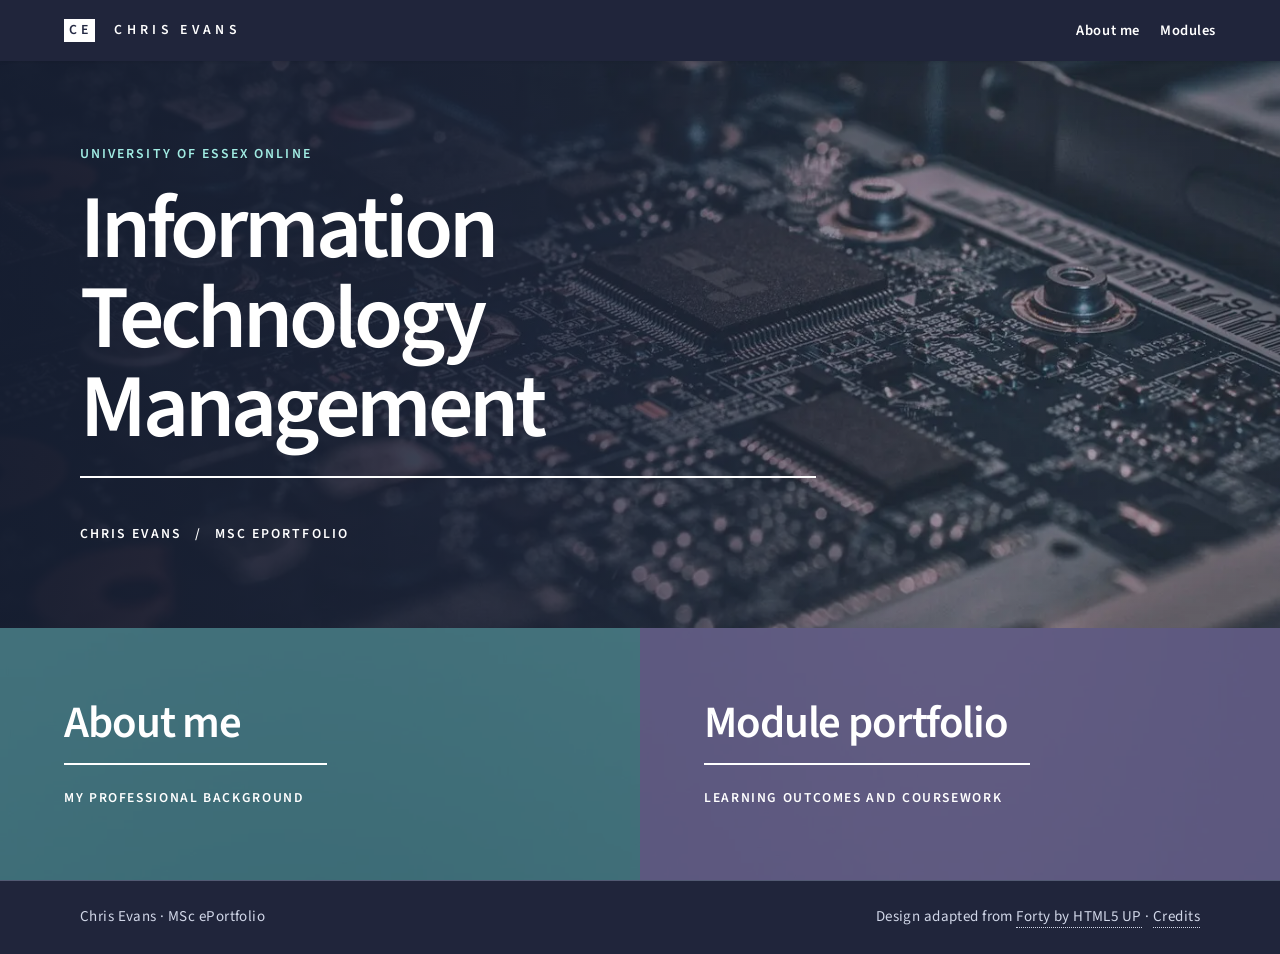
<file: index.html>
<!doctype html>
<!-- Adapted from Forty by HTML5 UP, licensed under CC BY 3.0. -->
<html lang="en-GB">
<head>
  <meta charset="utf-8">
  <meta name="viewport" content="width=device-width,initial-scale=1">
  <title>MSc ePortfolio | Chris Evans</title>
  <link rel="stylesheet" href="assets/css/main.css">
  <link rel="stylesheet" href="assets/css/portfolio.css?v=005439e">
</head>
<body>
<a class="skip-link" href="#content">Skip to content</a>
<div id="wrapper">
  <header id="header">
    <a class="logo" href="index.html"><strong>CE</strong> <span>Chris Evans</span></a>
    <nav aria-label="Portfolio navigation">
      <a href="about.html">About me</a>
      <a href="modules.html">Modules</a>
    </nav>
  </header>
  <main id="content" tabindex="-1">
    <section id="banner" class="major">
      <div class="inner">
        <p class="folio-label">University of Essex Online</p>
        <header class="major"><h1>Information Technology<br>Management</h1></header>
        <div class="content"><p>Chris Evans <span aria-hidden="true"> / </span> MSc ePortfolio</p></div>
      </div>
    </section>
    <section class="tiles" aria-label="Portfolio sections">
      <article class="about-tile"><a class="tile-link" href="about.html"><header class="major"><h2>About me</h2><p>My professional background</p></header></a></article>
      <article class="modules-tile"><a class="tile-link" href="modules.html"><header class="major"><h2>Module portfolio</h2><p>Learning outcomes and coursework</p></header></a></article>
    </section>
  </main>
  <footer id="footer"><div class="footer-inner">
    <span>Chris Evans · MSc ePortfolio</span>
    <span>Design adapted from <a href="https://html5up.net/forty">Forty by HTML5 UP</a> · <a href="credits.html">Credits</a></span>
  </div></footer>
</div>
</body>
</html>
</file>
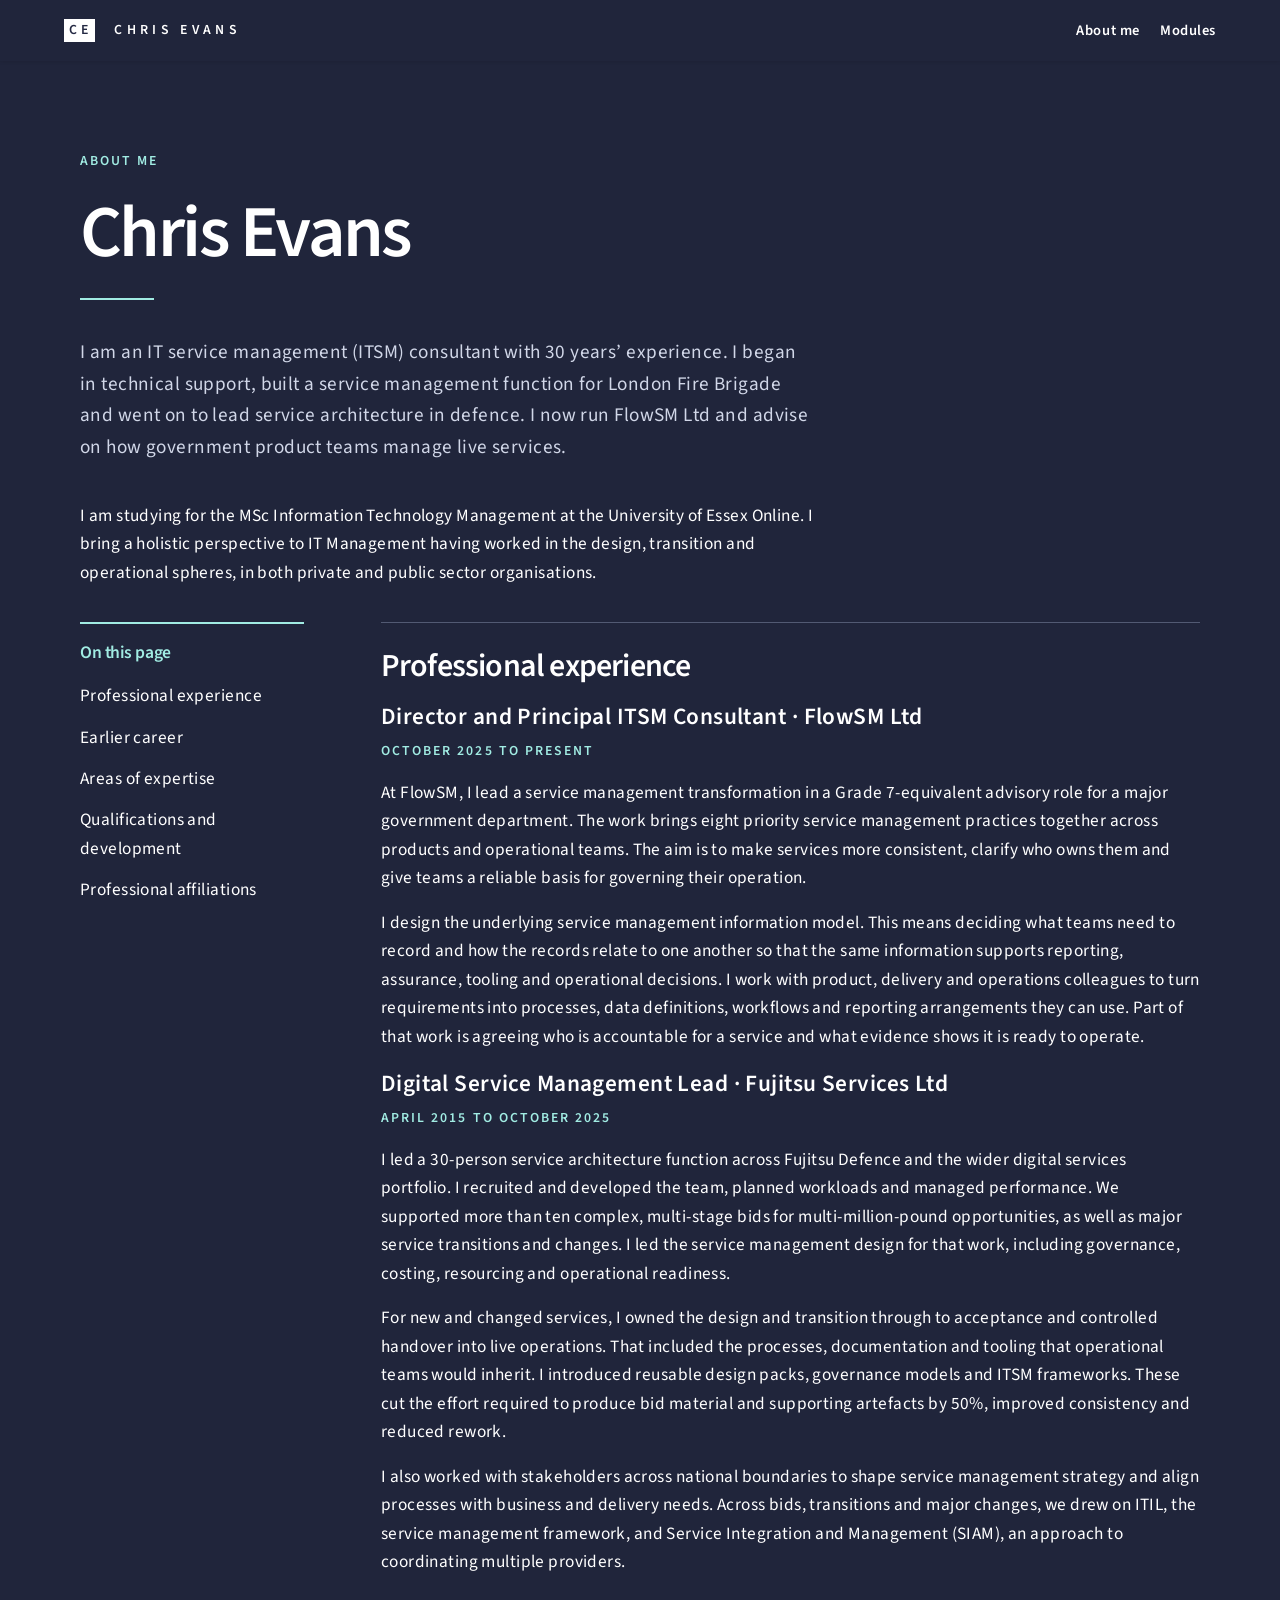
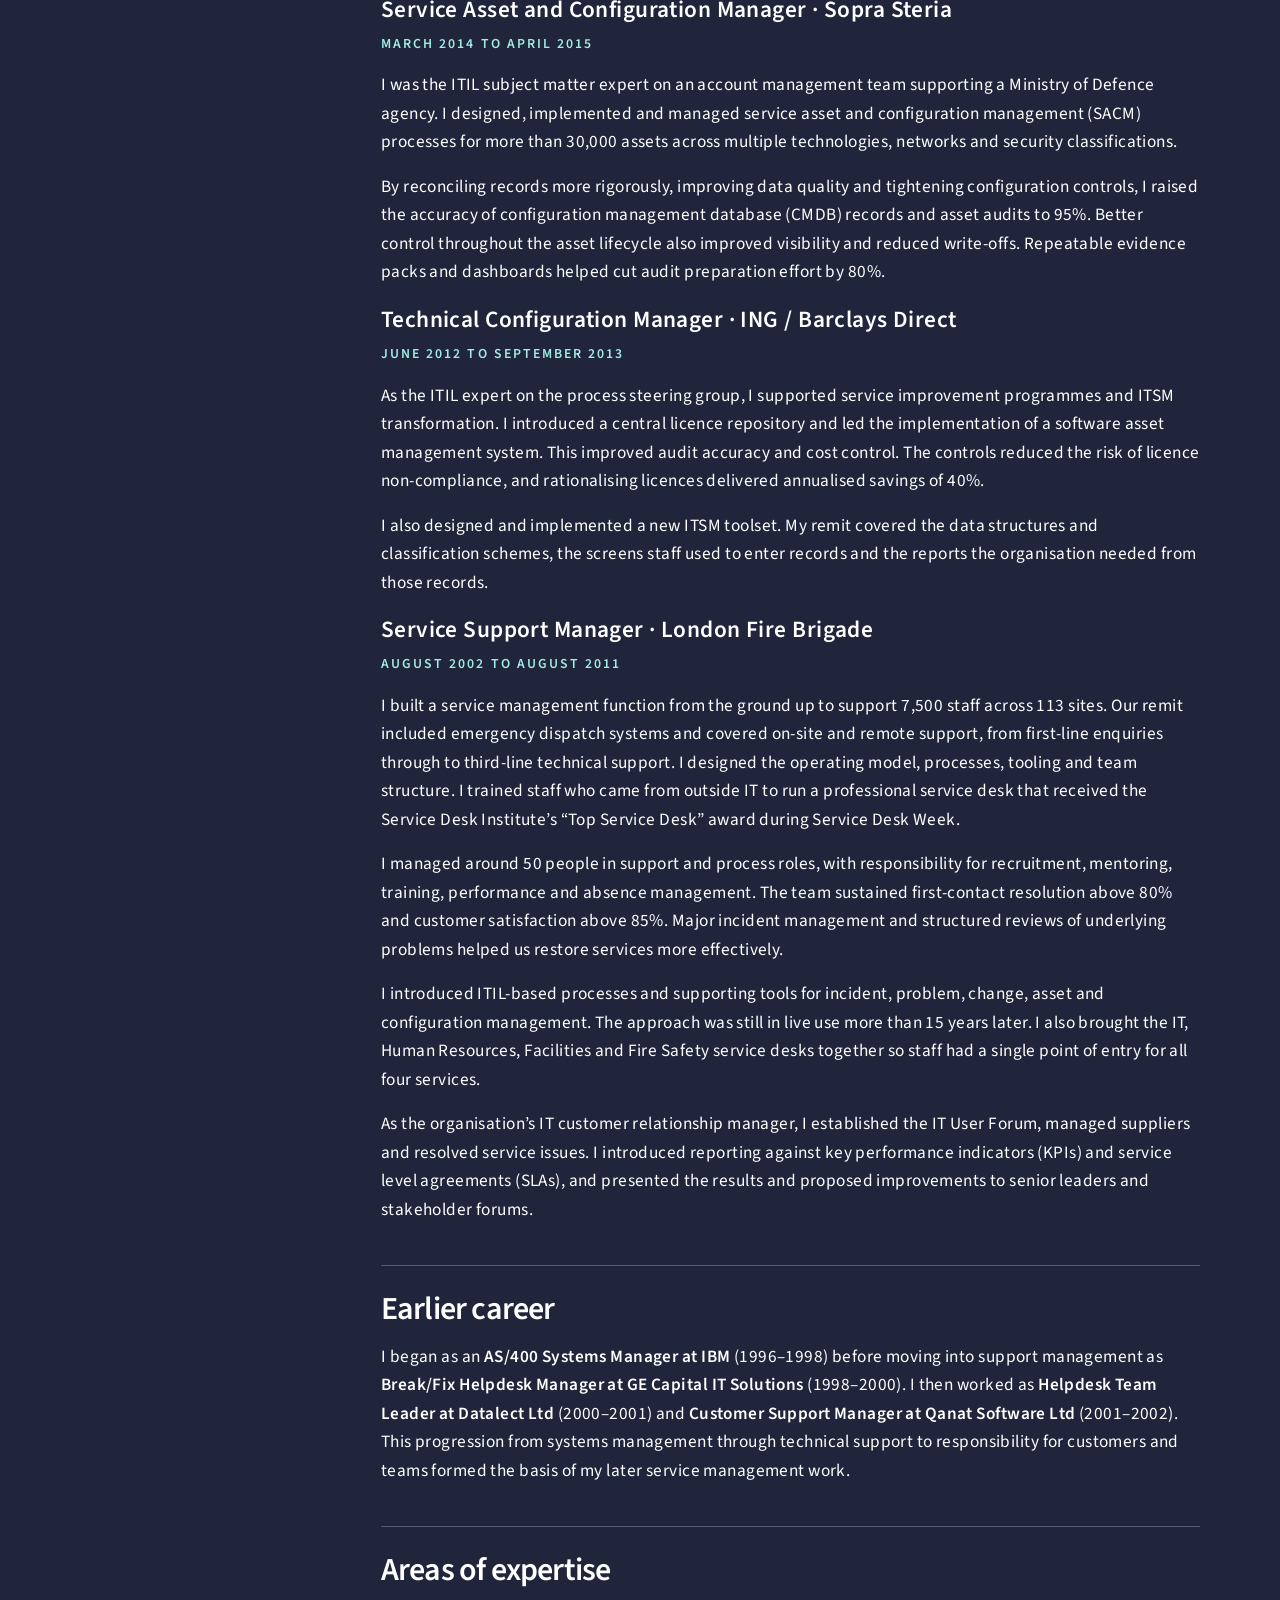
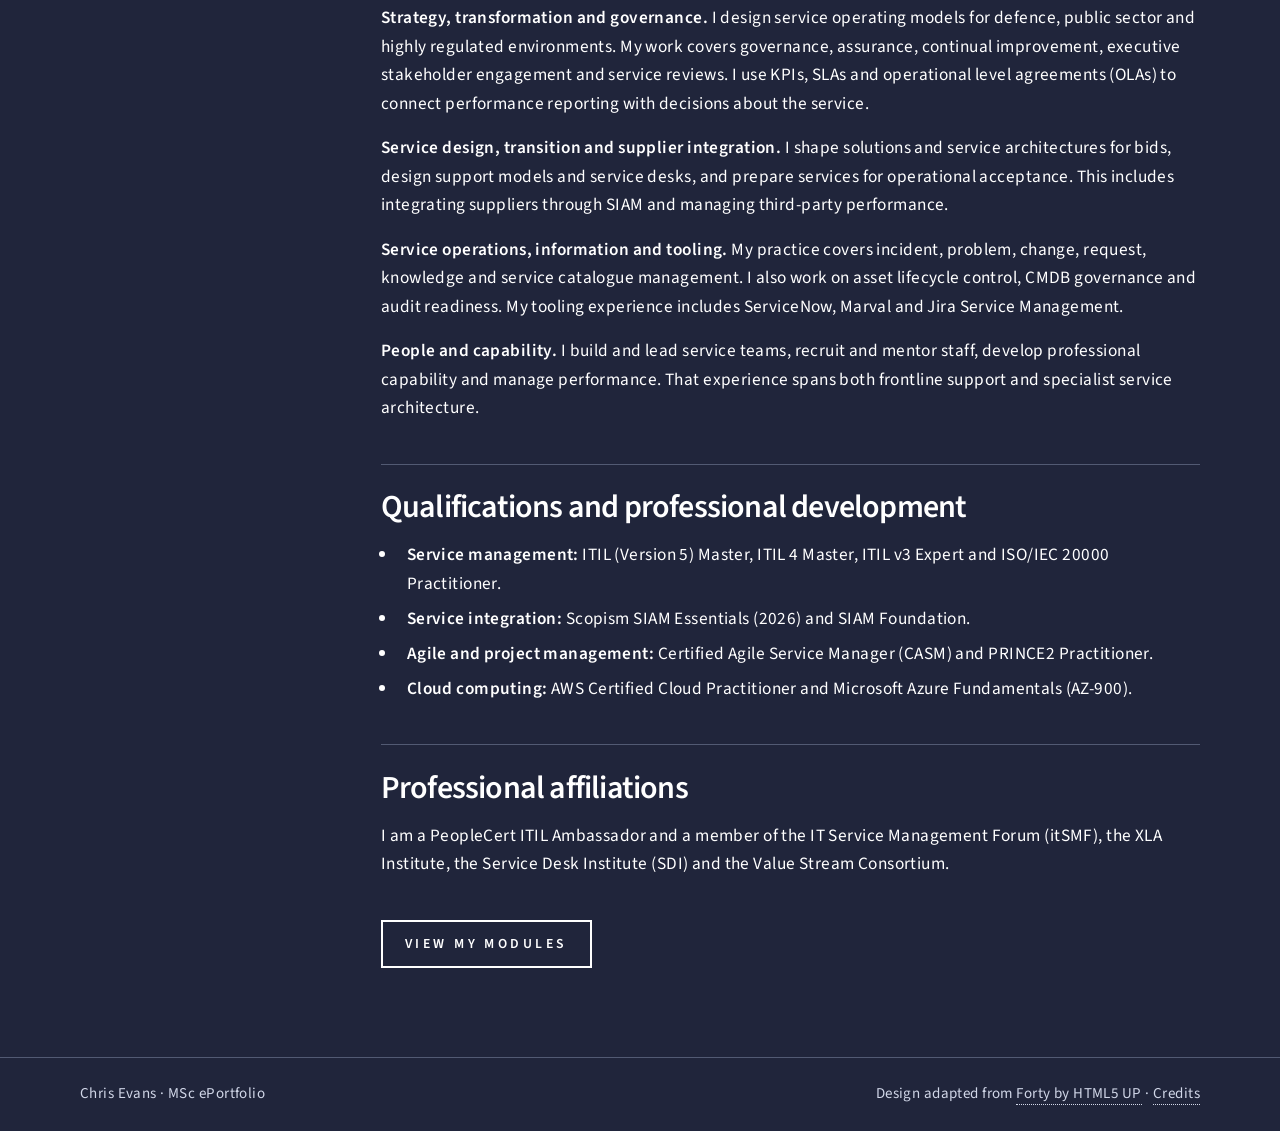
<file: about.html>
<!doctype html>
<!-- Adapted from Forty by HTML5 UP, licensed under CC BY 3.0. -->
<html lang="en-GB">
<head>
  <meta charset="utf-8">
  <meta name="viewport" content="width=device-width,initial-scale=1">
  <title>About me | Chris Evans</title>
  <link rel="stylesheet" href="assets/css/main.css">
  <link rel="stylesheet" href="assets/css/portfolio.css">
</head>
<body>
<a class="skip-link" href="#content">Skip to content</a>
<div id="wrapper">
  <header id="header">
    <a class="logo" href="index.html"><strong>CE</strong> <span>Chris Evans</span></a>
    <nav aria-label="Portfolio navigation">
      <a href="about.html" aria-current="page">About me</a>
      <a href="modules.html">Modules</a>
    </nav>
  </header>
  <main id="content" tabindex="-1">
    <div class="reading">
      <p class="folio-label">About me</p>
      <header class="major"><h1>Chris Evans</h1></header>
      <p class="lead">I am an IT service management (ITSM) consultant with 30 years’ experience. I began in technical support, built a service management function for London Fire Brigade and went on to lead service architecture in defence. I now run FlowSM Ltd and advise on how government product teams manage live services.</p>
      <p>I am studying for the MSc Information Technology Management at the University of Essex Online. I bring a holistic perspective to IT Management having worked in the design, transition and operational spheres, in both private and public sector organisations.</p>

      <div class="module-layout">
        <nav class="on-page" aria-label="On this page">
          <h2>On this page</h2>
          <ul>
            <li><a href="#experience">Professional experience</a></li>
            <li><a href="#early-career">Earlier career</a></li>
            <li><a href="#expertise">Areas of expertise</a></li>
            <li><a href="#qualifications">Qualifications and development</a></li>
            <li><a href="#affiliations">Professional affiliations</a></li>
          </ul>
        </nav>
        <div class="sections">
          <section id="experience" aria-labelledby="experience-title">
            <h2 id="experience-title">Professional experience</h2>

            <article aria-labelledby="flowsm">
              <h3 id="flowsm">Director and Principal ITSM Consultant · FlowSM Ltd</h3>
              <p class="meta"><time datetime="2025-10">October 2025</time> to present</p>
              <p>At FlowSM, I lead a service management transformation in a Grade 7-equivalent advisory role for a major government department. The work brings eight priority service management practices together across products and operational teams. The aim is to make services more consistent, clarify who owns them and give teams a reliable basis for governing their operation.</p>
              <p>I design the underlying service management information model. This means deciding what teams need to record and how the records relate to one another so that the same information supports reporting, assurance, tooling and operational decisions. I work with product, delivery and operations colleagues to turn requirements into processes, data definitions, workflows and reporting arrangements they can use. Part of that work is agreeing who is accountable for a service and what evidence shows it is ready to operate.</p>
            </article>

            <article aria-labelledby="fujitsu">
              <h3 id="fujitsu">Digital Service Management Lead · Fujitsu Services Ltd</h3>
              <p class="meta"><time datetime="2015-04">April 2015</time> to <time datetime="2025-10">October 2025</time></p>
              <p>I led a 30-person service architecture function across Fujitsu Defence and the wider digital services portfolio. I recruited and developed the team, planned workloads and managed performance. We supported more than ten complex, multi-stage bids for multi-million-pound opportunities, as well as major service transitions and changes. I led the service management design for that work, including governance, costing, resourcing and operational readiness.</p>
              <p>For new and changed services, I owned the design and transition through to acceptance and controlled handover into live operations. That included the processes, documentation and tooling that operational teams would inherit. I introduced reusable design packs, governance models and ITSM frameworks. These cut the effort required to produce bid material and supporting artefacts by 50%, improved consistency and reduced rework.</p>
              <p>I also worked with stakeholders across national boundaries to shape service management strategy and align processes with business and delivery needs. Across bids, transitions and major changes, we drew on ITIL, the service management framework, and Service Integration and Management (SIAM), an approach to coordinating multiple providers.</p>
            </article>

            <article aria-labelledby="sopra">
              <h3 id="sopra">Service Asset and Configuration Manager · Sopra Steria</h3>
              <p class="meta"><time datetime="2014-03">March 2014</time> to <time datetime="2015-04">April 2015</time></p>
              <p>I was the ITIL subject matter expert on an account management team supporting a Ministry of Defence agency. I designed, implemented and managed service asset and configuration management (SACM) processes for more than 30,000 assets across multiple technologies, networks and security classifications.</p>
              <p>By reconciling records more rigorously, improving data quality and tightening configuration controls, I raised the accuracy of configuration management database (CMDB) records and asset audits to 95%. Better control throughout the asset lifecycle also improved visibility and reduced write-offs. Repeatable evidence packs and dashboards helped cut audit preparation effort by 80%.</p>
            </article>

            <article aria-labelledby="ing">
              <h3 id="ing">Technical Configuration Manager · ING / Barclays Direct</h3>
              <p class="meta"><time datetime="2012-06">June 2012</time> to <time datetime="2013-09">September 2013</time></p>
              <p>As the ITIL expert on the process steering group, I supported service improvement programmes and ITSM transformation. I introduced a central licence repository and led the implementation of a software asset management system. This improved audit accuracy and cost control. The controls reduced the risk of licence non-compliance, and rationalising licences delivered annualised savings of 40%.</p>
              <p>I also designed and implemented a new ITSM toolset. My remit covered the data structures and classification schemes, the screens staff used to enter records and the reports the organisation needed from those records.</p>
            </article>

            <article aria-labelledby="brigade">
              <h3 id="brigade">Service Support Manager · London Fire Brigade</h3>
              <p class="meta"><time datetime="2002-08">August 2002</time> to <time datetime="2011-08">August 2011</time></p>
              <p>I built a service management function from the ground up to support 7,500 staff across 113 sites. Our remit included emergency dispatch systems and covered on-site and remote support, from first-line enquiries through to third-line technical support. I designed the operating model, processes, tooling and team structure. I trained staff who came from outside IT to run a professional service desk that received the Service Desk Institute’s “Top Service Desk” award during Service Desk Week.</p>
              <p>I managed around 50 people in support and process roles, with responsibility for recruitment, mentoring, training, performance and absence management. The team sustained first-contact resolution above 80% and customer satisfaction above 85%. Major incident management and structured reviews of underlying problems helped us restore services more effectively.</p>
              <p>I introduced ITIL-based processes and supporting tools for incident, problem, change, asset and configuration management. The approach was still in live use more than 15 years later. I also brought the IT, Human Resources, Facilities and Fire Safety service desks together so staff had a single point of entry for all four services.</p>
              <p>As the organisation’s IT customer relationship manager, I established the IT User Forum, managed suppliers and resolved service issues. I introduced reporting against key performance indicators (KPIs) and service level agreements (SLAs), and presented the results and proposed improvements to senior leaders and stakeholder forums.</p>
            </article>
          </section>

          <section id="early-career" aria-labelledby="early-title">
            <h2 id="early-title">Earlier career</h2>
            <p>I began as an <strong>AS/400 Systems Manager at IBM</strong> (1996–1998) before moving into support management as <strong>Break/Fix Helpdesk Manager at GE Capital IT Solutions</strong> (1998–2000). I then worked as <strong>Helpdesk Team Leader at Datalect Ltd</strong> (2000–2001) and <strong>Customer Support Manager at Qanat Software Ltd</strong> (2001–2002). This progression from systems management through technical support to responsibility for customers and teams formed the basis of my later service management work.</p>
          </section>

          <section id="expertise" aria-labelledby="expertise-title">
            <h2 id="expertise-title">Areas of expertise</h2>
            <p><strong>Strategy, transformation and governance.</strong> I design service operating models for defence, public sector and highly regulated environments. My work covers governance, assurance, continual improvement, executive stakeholder engagement and service reviews. I use KPIs, SLAs and operational level agreements (OLAs) to connect performance reporting with decisions about the service.</p>
            <p><strong>Service design, transition and supplier integration.</strong> I shape solutions and service architectures for bids, design support models and service desks, and prepare services for operational acceptance. This includes integrating suppliers through SIAM and managing third-party performance.</p>
            <p><strong>Service operations, information and tooling.</strong> My practice covers incident, problem, change, request, knowledge and service catalogue management. I also work on asset lifecycle control, CMDB governance and audit readiness. My tooling experience includes ServiceNow, Marval and Jira Service Management.</p>
            <p><strong>People and capability.</strong> I build and lead service teams, recruit and mentor staff, develop professional capability and manage performance. That experience spans both frontline support and specialist service architecture.</p>
          </section>

          <section id="qualifications" aria-labelledby="qualifications-title">
            <h2 id="qualifications-title">Qualifications and professional development</h2>
            <ul>
              <li><strong>Service management:</strong> ITIL (Version 5) Master, ITIL 4 Master, ITIL v3 Expert and ISO/IEC 20000 Practitioner.</li>
              <li><strong>Service integration:</strong> Scopism SIAM Essentials (2026) and SIAM Foundation.</li>
              <li><strong>Agile and project management:</strong> Certified Agile Service Manager (CASM) and PRINCE2 Practitioner.</li>
              <li><strong>Cloud computing:</strong> AWS Certified Cloud Practitioner and Microsoft Azure Fundamentals (AZ-900).</li>
            </ul>
          </section>

          <section id="affiliations" aria-labelledby="affiliations-title">
            <h2 id="affiliations-title">Professional affiliations</h2>
            <p>I am a PeopleCert ITIL Ambassador and a member of the IT Service Management Forum (itSMF), the XLA Institute, the Service Desk Institute (SDI) and the Value Stream Consortium.</p>
          </section>
          <a class="button" href="modules.html">View my modules</a>
        </div>
      </div>
    </div>
  </main>
  <footer id="footer"><div class="footer-inner">
    <span>Chris Evans · MSc ePortfolio</span>
    <span>Design adapted from <a href="https://html5up.net/forty">Forty by HTML5 UP</a> · <a href="credits.html">Credits</a></span>
  </div></footer>
</div>
</body>
</html>
</file>
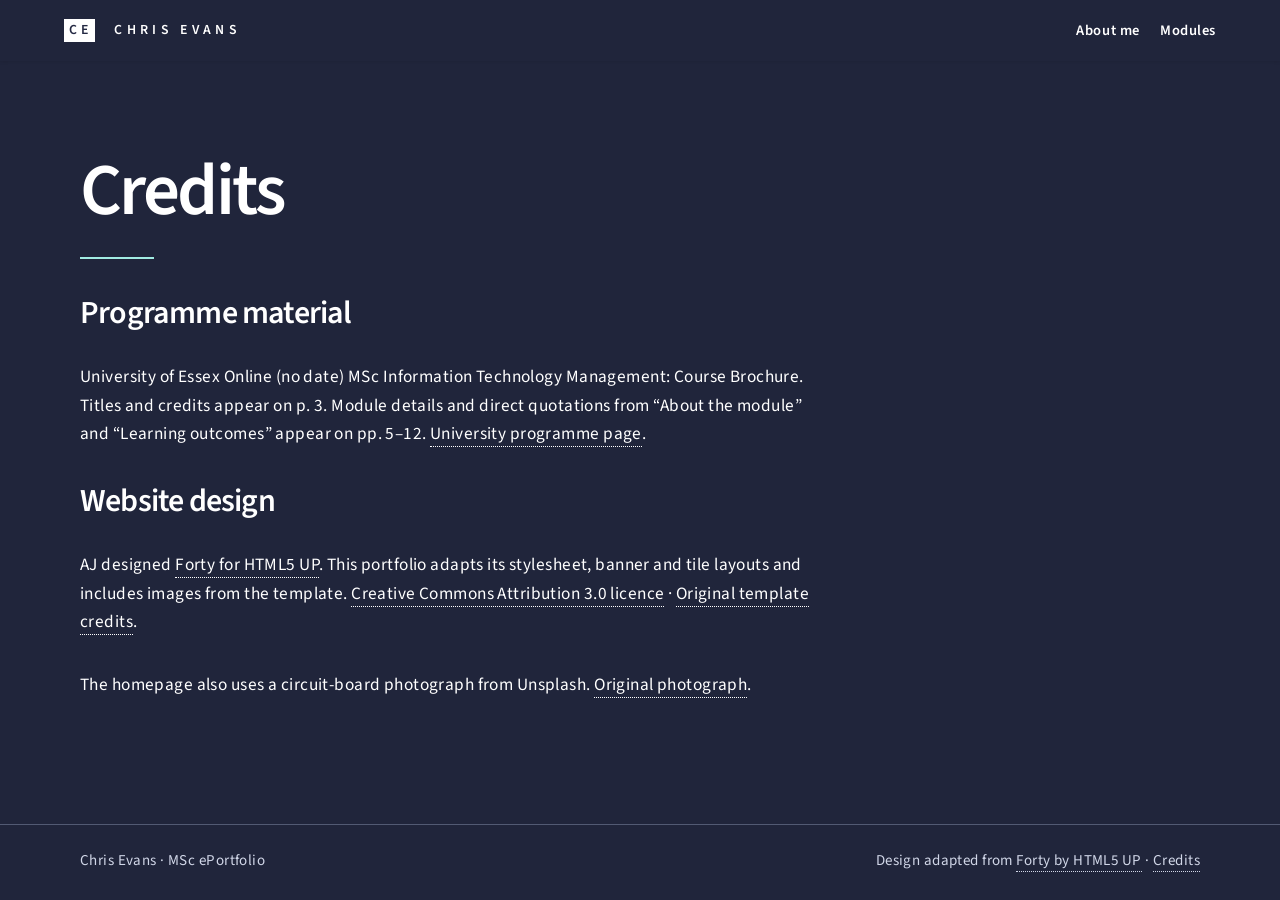
<file: credits.html>
<!doctype html>
<!-- Adapted from Forty by HTML5 UP, licensed under CC BY 3.0. -->
<html lang="en-GB">
<head>
  <meta charset="utf-8">
  <meta name="viewport" content="width=device-width,initial-scale=1">
  <title>Credits | Chris Evans</title>
  <link rel="stylesheet" href="assets/css/main.css">
  <link rel="stylesheet" href="assets/css/portfolio.css">
</head>
<body>
<a class="skip-link" href="#content">Skip to content</a>
<div id="wrapper">
  <header id="header">
    <a class="logo" href="index.html"><strong>CE</strong> <span>Chris Evans</span></a>
    <nav aria-label="Portfolio navigation">
      <a href="about.html">About me</a>
      <a href="modules.html">Modules</a>
    </nav>
  </header>
  <main id="content" tabindex="-1">
    <div class="reading">
      <header class="major"><h1>Credits</h1></header>
      <h2 id="programme-material">Programme material</h2>
      <p>University of Essex Online (no date) <cite>MSc Information Technology Management: Course Brochure</cite>. Titles and credits appear on p. 3. Module details and direct quotations from “About the module” and “Learning outcomes” appear on pp. 5–12. <a href="https://online.essex.ac.uk/courses/msc-information-tech-management/">University programme page</a>.</p>
      <h2>Website design</h2><p>AJ designed <a href="https://html5up.net/forty">Forty for HTML5 UP</a>. This portfolio adapts its stylesheet, banner and tile layouts and includes images from the template. <a href="LICENSE.txt">Creative Commons Attribution 3.0 licence</a> · <a href="credits/forty.txt">Original template credits</a>.</p>
      <p>The homepage also uses a circuit-board photograph from Unsplash. <a href="https://images.unsplash.com/photo-1518770660439-4636190af475">Original photograph</a>.</p>
    </div>
  </main>
  <footer id="footer"><div class="footer-inner">
    <span>Chris Evans · MSc ePortfolio</span>
    <span>Design adapted from <a href="https://html5up.net/forty">Forty by HTML5 UP</a> · <a href="credits.html">Credits</a></span>
  </div></footer>
</div>
</body>
</html>
</file>
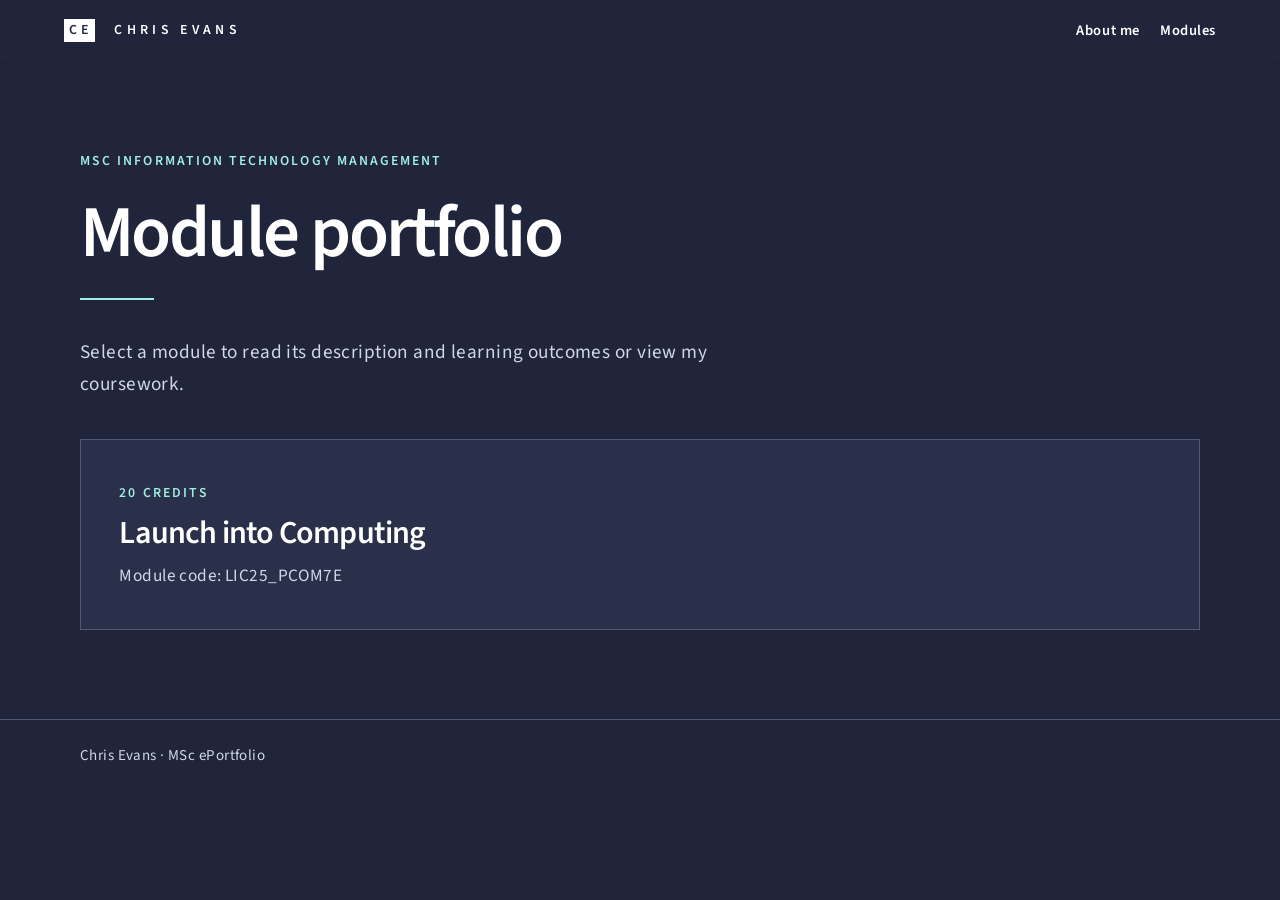
<file: modules.html>
<!doctype html>
<!-- Adapted from Forty by HTML5 UP, licensed under CC BY 3.0. -->
<html lang="en-GB">
<head>
  <meta charset="utf-8">
  <meta name="viewport" content="width=device-width,initial-scale=1">
  <title>Module portfolio | Chris Evans</title>
  <link rel="stylesheet" href="assets/css/main.css">
  <link rel="stylesheet" href="assets/css/portfolio.css">
</head>
<body>
<a class="skip-link" href="#content">Skip to content</a>
<div id="wrapper">
  <header id="header">
    <a class="logo" href="index.html"><strong>CE</strong> <span>Chris Evans</span></a>
    <nav aria-label="Portfolio navigation">
      <a href="about.html">About me</a>
      <a href="modules.html">Modules</a>
    </nav>
  </header>
  <main id="content" tabindex="-1">
    <div class="reading">
      <p class="folio-label">MSc Information Technology Management</p>
      <header class="major"><h1>Module portfolio</h1></header>
      <p class="lead">Select a module to read its description and learning outcomes or view my coursework.</p>
      <ul class="directory" style="grid-template-columns: repeat(auto-fit, minmax(min(100%, 25rem), 1fr))">
        <li><a href="modules/launch-into-computing.html"><span class="meta">20 credits</span><h2>Launch into Computing</h2><p>Module code: LIC25_PCOM7E</p></a></li>
        <li hidden><a href="modules/security-and-risk-management.html"><span class="meta">20 credits</span><h2>Security and Risk Management</h2><p>Module code: SRM_PCOM7E</p></a></li>
        <li hidden><a href="modules/information-technology-service-management.html"><span class="meta">10 credits</span><h2>Information Technology Service Management (ITSM)</h2><p>Module code: ITSM_PCOM7E</p></a></li>
        <li hidden><a href="modules/enterprise-it-project-management.html"><span class="meta">10 credits</span><h2>Enterprise IT Project Management</h2><p>Module code: EIPM_PCOM7E</p></a></li>
        <li hidden><a href="modules/advanced-object-oriented-design-and-programming.html"><span class="meta">20 credits</span><h2>Advanced Object-Oriented Design and Programming</h2><p>Module code: AOODP25_PCOM7E</p></a></li>
        <li hidden><a href="modules/cloud-operations-and-management.html"><span class="meta">20 credits</span><h2>Cloud Operations and Management</h2><p>Module code: COM_PCOM7E</p></a></li>
        <li hidden><a href="modules/research-methods-and-professional-practice.html"><span class="meta">20 credits</span><h2>Research Methods and Professional Practice</h2><p>Module code: RMPP25_PCOM7E</p></a></li>
        <li hidden><a href="modules/msc-computing-project.html"><span class="meta">60 credits</span><h2>MSc Computing Project</h2><p>Module code: CSPROJ_PCOM7E</p></a></li>
      </ul>
    </div>
  </main>
  <footer id="footer"><div class="footer-inner">
    <span>Chris Evans · MSc ePortfolio</span>
  </div></footer>
</div>
</body>
</html>
</file>
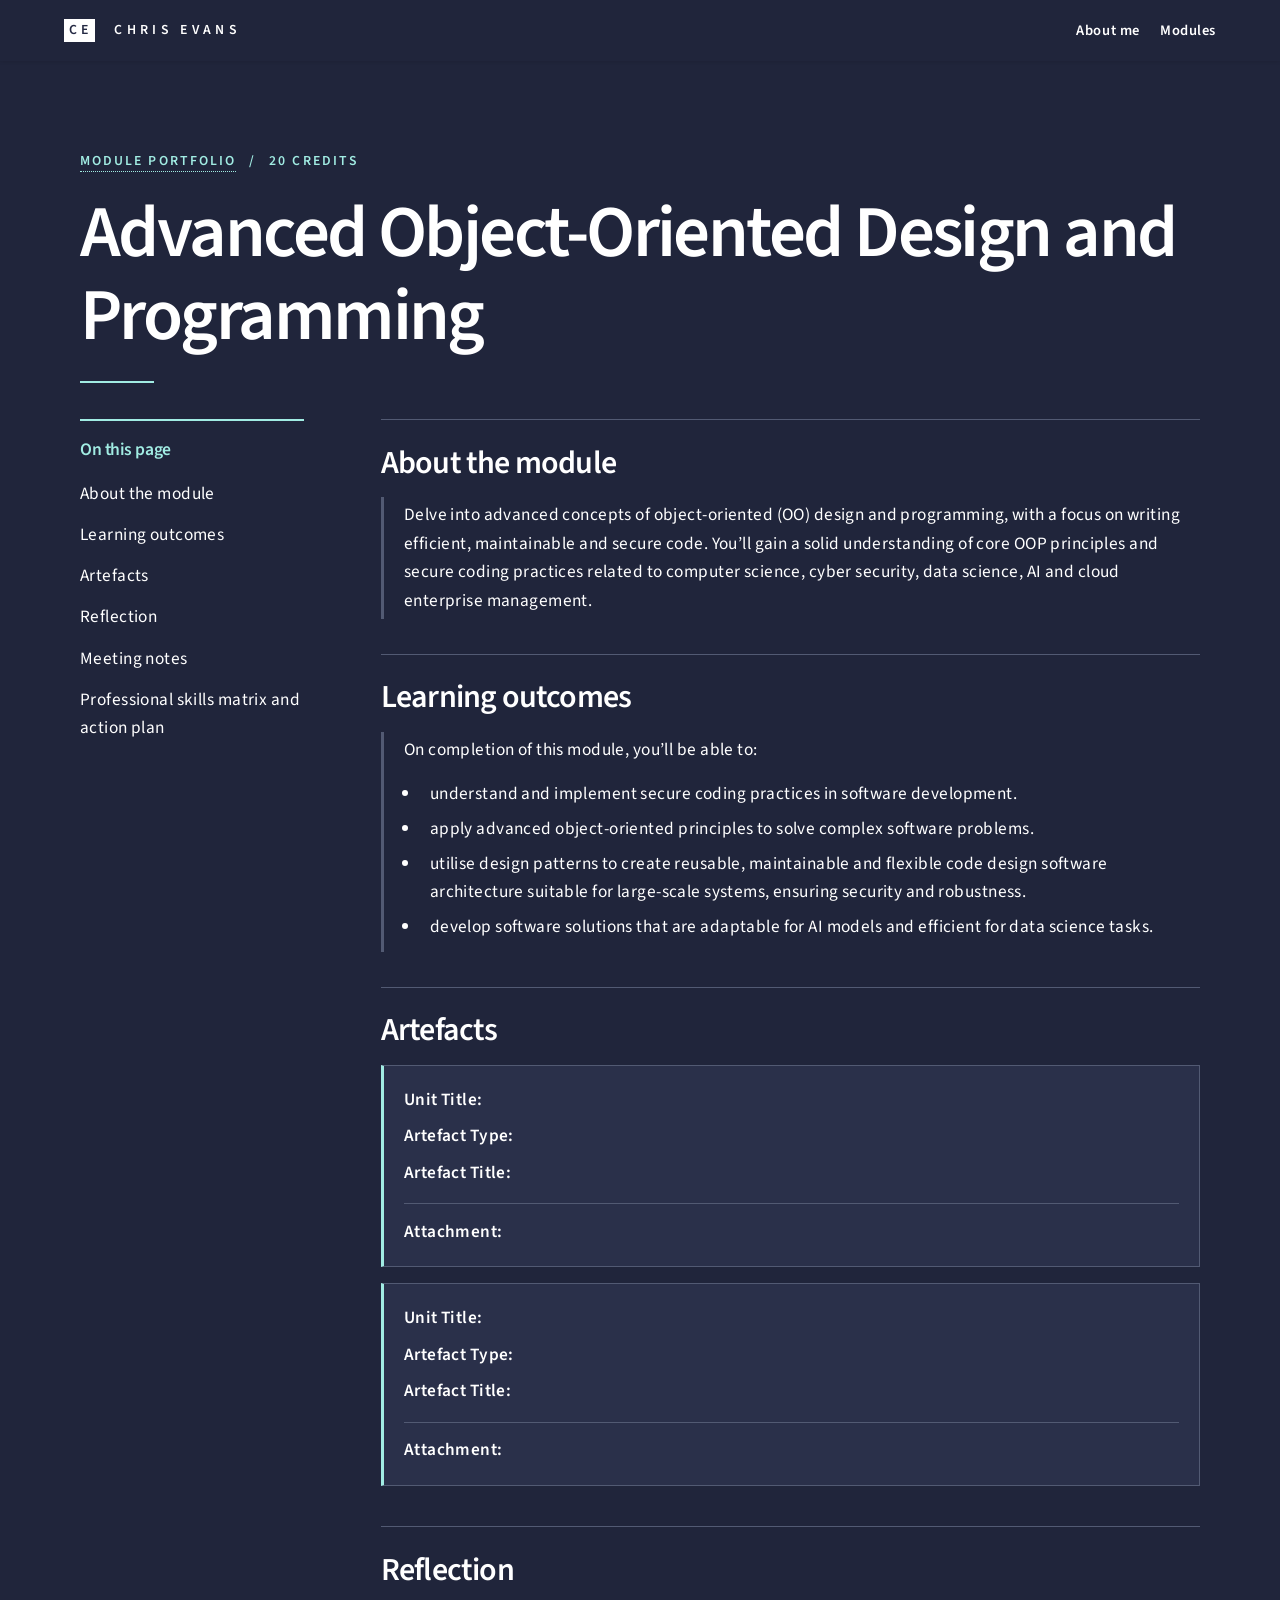
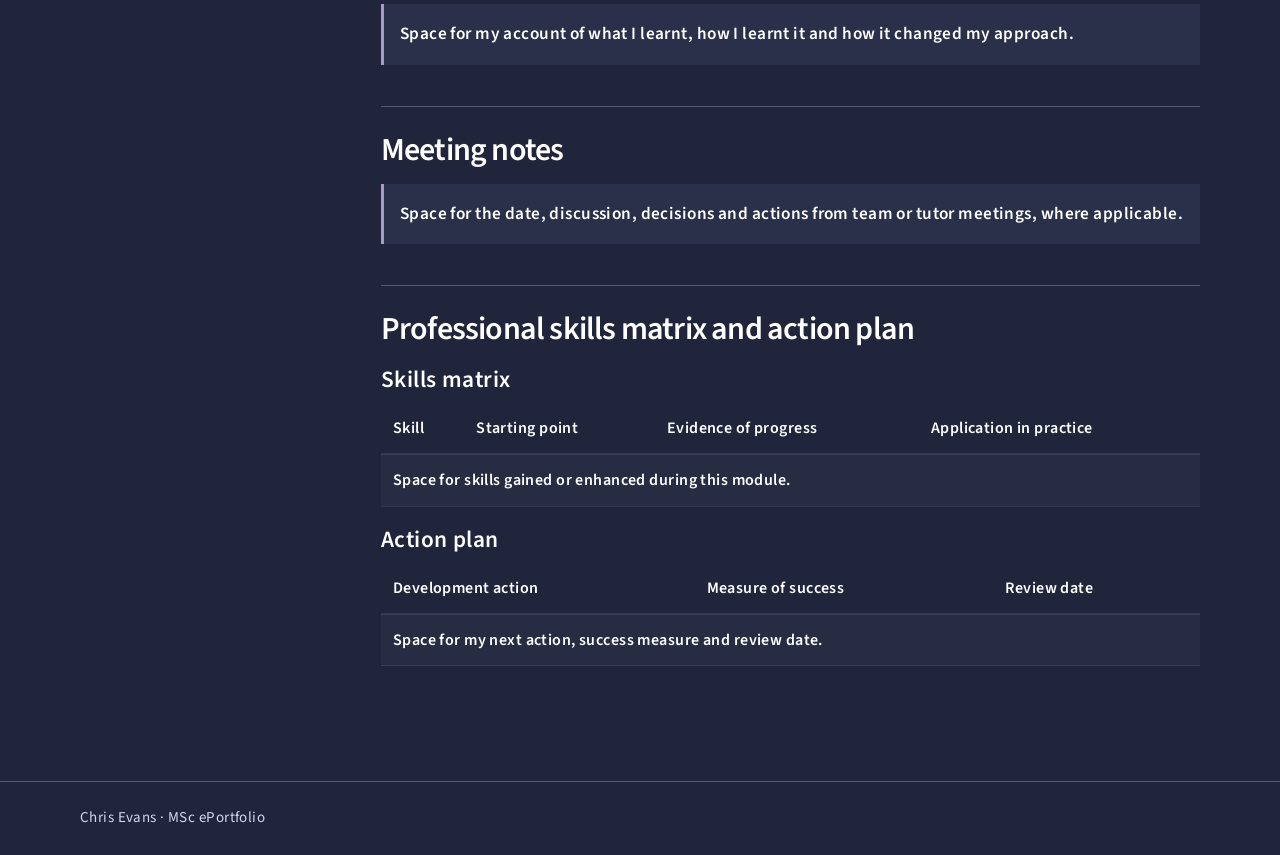
<file: modules/advanced-object-oriented-design-and-programming.html>
<!doctype html>
<!-- Adapted from Forty by HTML5 UP, licensed under CC BY 3.0. -->
<html lang="en-GB">
<head>
  <meta charset="utf-8">
  <meta name="viewport" content="width=device-width,initial-scale=1">
  <title>Advanced Object-Oriented Design and Programming | Chris Evans</title>
  <link rel="stylesheet" href="../assets/css/main.css">
  <link rel="stylesheet" href="../assets/css/portfolio.css">
</head>
<body>
<a class="skip-link" href="#content">Skip to content</a>
<div id="wrapper">
  <header id="header">
    <a class="logo" href="../index.html"><strong>CE</strong> <span>Chris Evans</span></a>
    <nav aria-label="Portfolio navigation">
      <a href="../about.html">About me</a>
      <a href="../modules.html">Modules</a>
    </nav>
  </header>
  <main id="content" tabindex="-1">
    <div class="reading">
      <p class="folio-label"><a href="../modules.html">Module portfolio</a> <span aria-hidden="true">/</span> 20 credits</p>
      <header class="major"><h1>Advanced Object-Oriented Design and Programming</h1></header>
      <div class="module-layout">
        <nav aria-label="On this page" class="on-page"><h2>On this page</h2><ul>
          <li><a href="#about-the-module">About the module</a></li>
          <li><a href="#outcomes">Learning outcomes</a></li>
          <li><a href="#artefacts">Artefacts</a></li>
          <li><a href="#reflection">Reflection</a></li>
          <li><a href="#meetings">Meeting notes</a></li>
          <li><a href="#skills">Professional skills matrix and action plan</a></li>
        </ul></nav>
        <div class="sections">
          <section id="about-the-module">
            <h2>About the module</h2>
            <blockquote class="brochure-quotation">
              <p>Delve into advanced concepts of object-oriented (OO) design and programming, with a focus on writing efficient, maintainable and secure code. You’ll gain a solid understanding of core OOP principles and secure coding practices related to computer science, cyber security, data science, AI and cloud enterprise management.</p>
            </blockquote>
          </section>
          <section id="outcomes">
            <h2>Learning outcomes</h2>
            <blockquote class="brochure-quotation">
              <p>On completion of this module, you’ll be able to:</p>
              <ul>
                <li>understand and implement secure coding practices in software development.</li>
                <li>apply advanced object-oriented principles to solve complex software problems.</li>
                <li>utilise design patterns to create reusable, maintainable and flexible code design software architecture suitable for large-scale systems, ensuring security and robustness.</li>
                <li>develop software solutions that are adaptable for AI models and efficient for data science tasks.</li>
              </ul>
            </blockquote>
          </section>
          <section id="artefacts">
            <h2>Artefacts</h2>
            <article id="artefact-1" class="artefact-card" aria-label="Artefact 1">
              <dl>
                <dt>Unit Title:</dt><dd></dd>
                <dt>Artefact Type:</dt><dd></dd>
                <dt>Artefact Title:</dt><dd></dd>
              </dl>
              <p class="artefact-file"><strong>Attachment:</strong></p>
            </article>
            <article id="artefact-2" class="artefact-card" aria-label="Artefact 2">
              <dl>
                <dt>Unit Title:</dt><dd></dd>
                <dt>Artefact Type:</dt><dd></dd>
                <dt>Artefact Title:</dt><dd></dd>
              </dl>
              <p class="artefact-file"><strong>Attachment:</strong></p>
            </article>
          </section>
          <section id="reflection"><h2>Reflection</h2><p class="entry"><strong>Space for my account of what I learnt, how I learnt it and how it changed my approach.</strong></p></section>
          <section id="meetings"><h2>Meeting notes</h2><p class="entry"><strong>Space for the date, discussion, decisions and actions from team or tutor meetings, where applicable.</strong></p></section>
          <section id="skills"><h2>Professional skills matrix and action plan</h2>
            <h3>Skills matrix</h3><div class="scroll-table" tabindex="0" role="region" aria-label="Skills matrix"><table aria-label="Skills matrix"><thead><tr><th scope="col">Skill</th><th scope="col">Starting point</th><th scope="col">Evidence of progress</th><th scope="col">Application in practice</th></tr></thead><tbody><tr><td colspan="4"><strong>Space for skills gained or enhanced during this module.</strong></td></tr></tbody></table></div>
            <h3>Action plan</h3><div class="scroll-table" tabindex="0" role="region" aria-label="Action plan"><table aria-label="Action plan"><thead><tr><th scope="col">Development action</th><th scope="col">Measure of success</th><th scope="col">Review date</th></tr></thead><tbody><tr><td colspan="3"><strong>Space for my next action, success measure and review date.</strong></td></tr></tbody></table></div>
          </section>
        </div>
      </div>
    </div>
  </main>
  <footer id="footer"><div class="footer-inner">
    <span>Chris Evans · MSc ePortfolio</span>
  </div></footer>
</div>
</body>
</html>
</file>
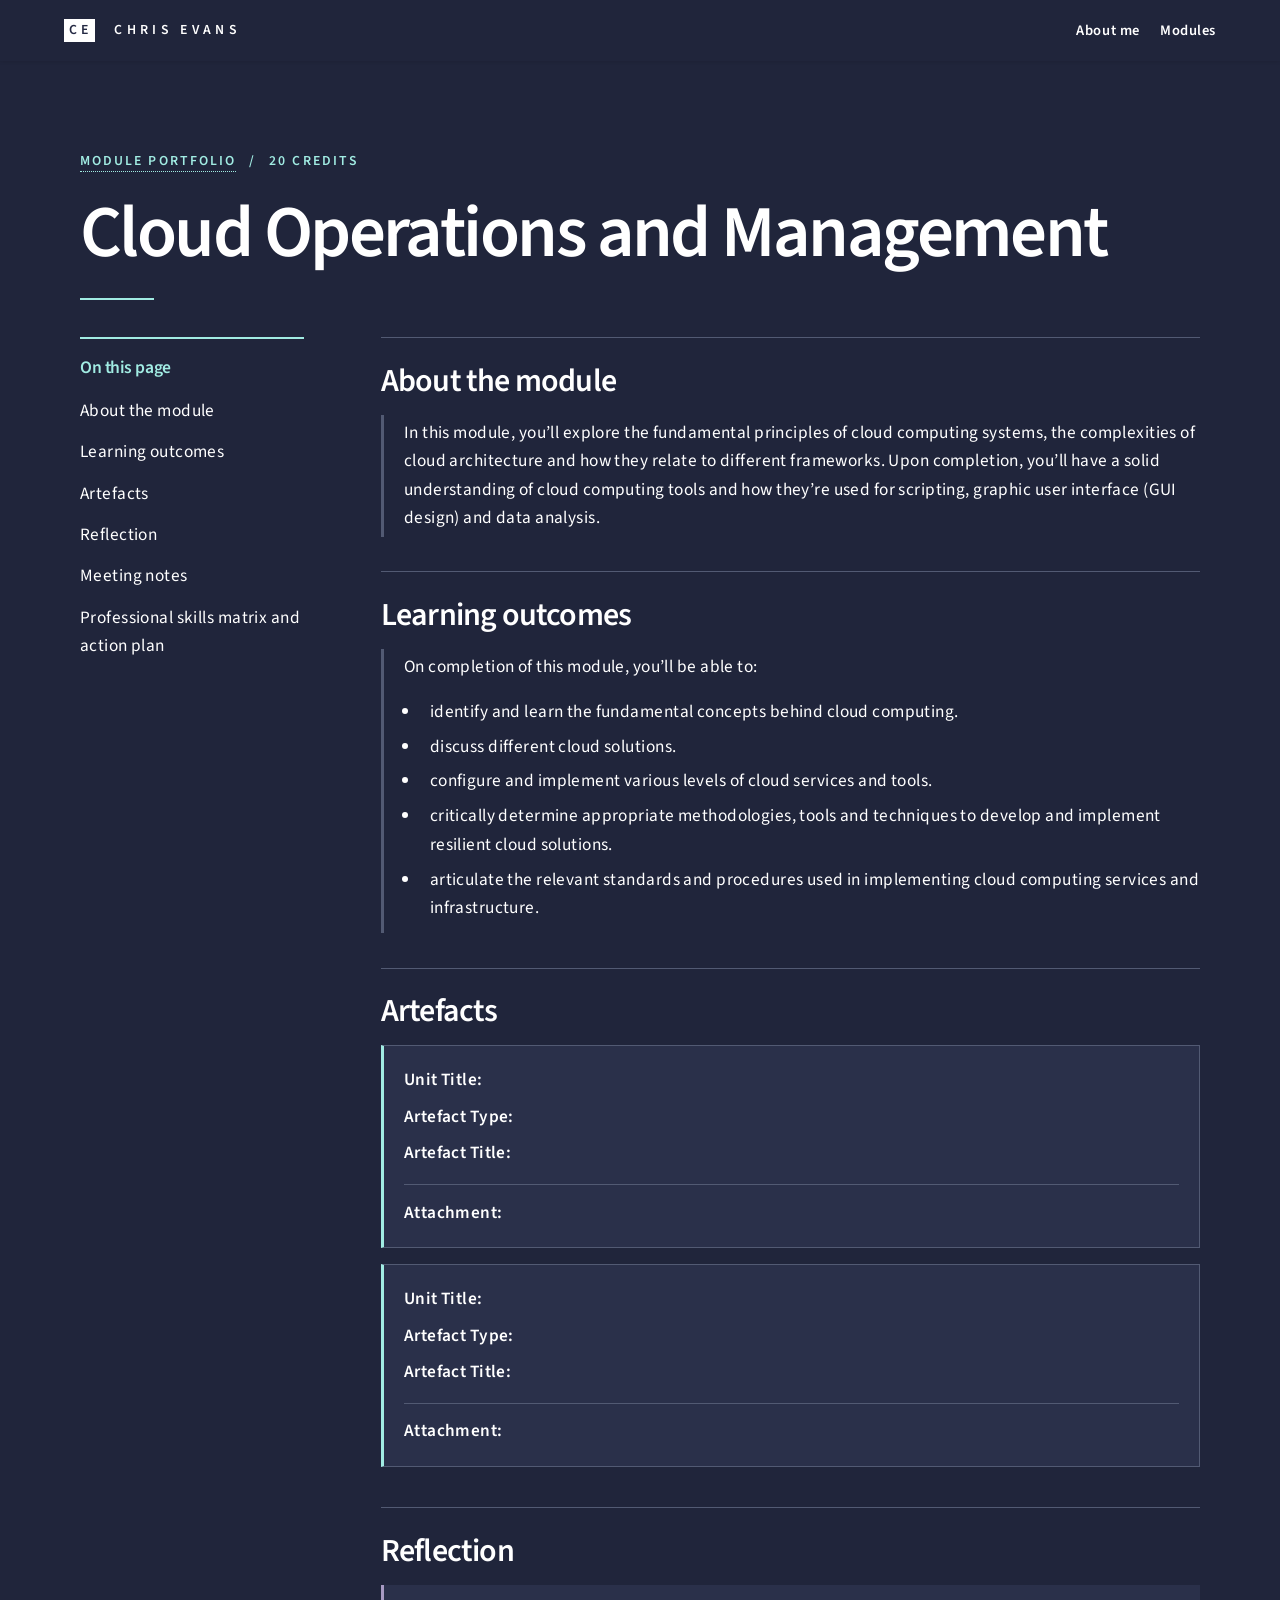
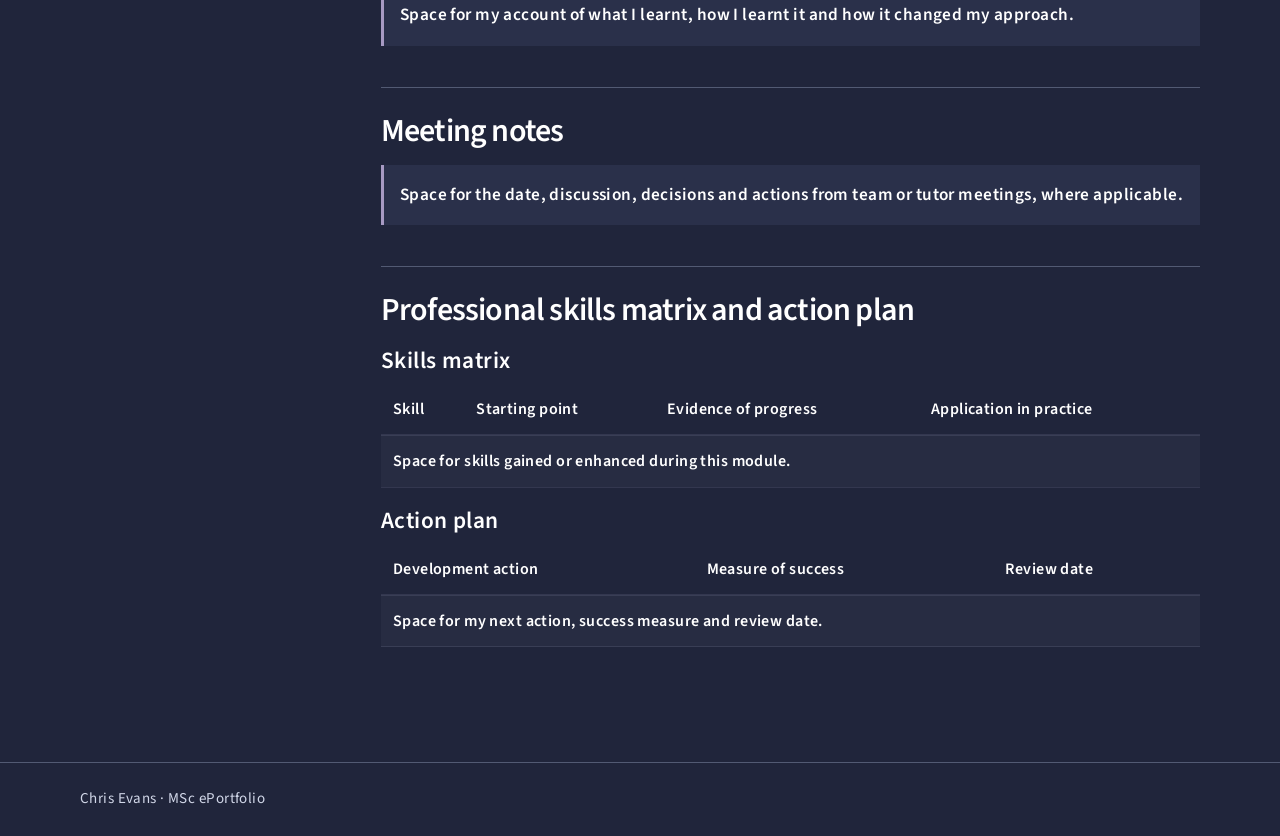
<file: modules/cloud-operations-and-management.html>
<!doctype html>
<!-- Adapted from Forty by HTML5 UP, licensed under CC BY 3.0. -->
<html lang="en-GB">
<head>
  <meta charset="utf-8">
  <meta name="viewport" content="width=device-width,initial-scale=1">
  <title>Cloud Operations and Management | Chris Evans</title>
  <link rel="stylesheet" href="../assets/css/main.css">
  <link rel="stylesheet" href="../assets/css/portfolio.css">
</head>
<body>
<a class="skip-link" href="#content">Skip to content</a>
<div id="wrapper">
  <header id="header">
    <a class="logo" href="../index.html"><strong>CE</strong> <span>Chris Evans</span></a>
    <nav aria-label="Portfolio navigation">
      <a href="../about.html">About me</a>
      <a href="../modules.html">Modules</a>
    </nav>
  </header>
  <main id="content" tabindex="-1">
    <div class="reading">
      <p class="folio-label"><a href="../modules.html">Module portfolio</a> <span aria-hidden="true">/</span> 20 credits</p>
      <header class="major"><h1>Cloud Operations and Management</h1></header>
      <div class="module-layout">
        <nav aria-label="On this page" class="on-page"><h2>On this page</h2><ul>
          <li><a href="#about-the-module">About the module</a></li>
          <li><a href="#outcomes">Learning outcomes</a></li>
          <li><a href="#artefacts">Artefacts</a></li>
          <li><a href="#reflection">Reflection</a></li>
          <li><a href="#meetings">Meeting notes</a></li>
          <li><a href="#skills">Professional skills matrix and action plan</a></li>
        </ul></nav>
        <div class="sections">
          <section id="about-the-module">
            <h2>About the module</h2>
            <blockquote class="brochure-quotation">
              <p>In this module, you’ll explore the fundamental principles of cloud computing systems, the complexities of cloud architecture and how they relate to different frameworks. Upon completion, you’ll have a solid understanding of cloud computing tools and how they’re used for scripting, graphic user interface (GUI design) and data analysis.</p>
            </blockquote>
          </section>
          <section id="outcomes">
            <h2>Learning outcomes</h2>
            <blockquote class="brochure-quotation">
              <p>On completion of this module, you’ll be able to:</p>
              <ul>
                <li>identify and learn the fundamental concepts behind cloud computing.</li>
                <li>discuss different cloud solutions.</li>
                <li>configure and implement various levels of cloud services and tools.</li>
                <li>critically determine appropriate methodologies, tools and techniques to develop and implement resilient cloud solutions.</li>
                <li>articulate the relevant standards and procedures used in implementing cloud computing services and infrastructure.</li>
              </ul>
            </blockquote>
          </section>
          <section id="artefacts">
            <h2>Artefacts</h2>
            <article id="artefact-1" class="artefact-card" aria-label="Artefact 1">
              <dl>
                <dt>Unit Title:</dt><dd></dd>
                <dt>Artefact Type:</dt><dd></dd>
                <dt>Artefact Title:</dt><dd></dd>
              </dl>
              <p class="artefact-file"><strong>Attachment:</strong></p>
            </article>
            <article id="artefact-2" class="artefact-card" aria-label="Artefact 2">
              <dl>
                <dt>Unit Title:</dt><dd></dd>
                <dt>Artefact Type:</dt><dd></dd>
                <dt>Artefact Title:</dt><dd></dd>
              </dl>
              <p class="artefact-file"><strong>Attachment:</strong></p>
            </article>
          </section>
          <section id="reflection"><h2>Reflection</h2><p class="entry"><strong>Space for my account of what I learnt, how I learnt it and how it changed my approach.</strong></p></section>
          <section id="meetings"><h2>Meeting notes</h2><p class="entry"><strong>Space for the date, discussion, decisions and actions from team or tutor meetings, where applicable.</strong></p></section>
          <section id="skills"><h2>Professional skills matrix and action plan</h2>
            <h3>Skills matrix</h3><div class="scroll-table" tabindex="0" role="region" aria-label="Skills matrix"><table aria-label="Skills matrix"><thead><tr><th scope="col">Skill</th><th scope="col">Starting point</th><th scope="col">Evidence of progress</th><th scope="col">Application in practice</th></tr></thead><tbody><tr><td colspan="4"><strong>Space for skills gained or enhanced during this module.</strong></td></tr></tbody></table></div>
            <h3>Action plan</h3><div class="scroll-table" tabindex="0" role="region" aria-label="Action plan"><table aria-label="Action plan"><thead><tr><th scope="col">Development action</th><th scope="col">Measure of success</th><th scope="col">Review date</th></tr></thead><tbody><tr><td colspan="3"><strong>Space for my next action, success measure and review date.</strong></td></tr></tbody></table></div>
          </section>
        </div>
      </div>
    </div>
  </main>
  <footer id="footer"><div class="footer-inner">
    <span>Chris Evans · MSc ePortfolio</span>
  </div></footer>
</div>
</body>
</html>
</file>
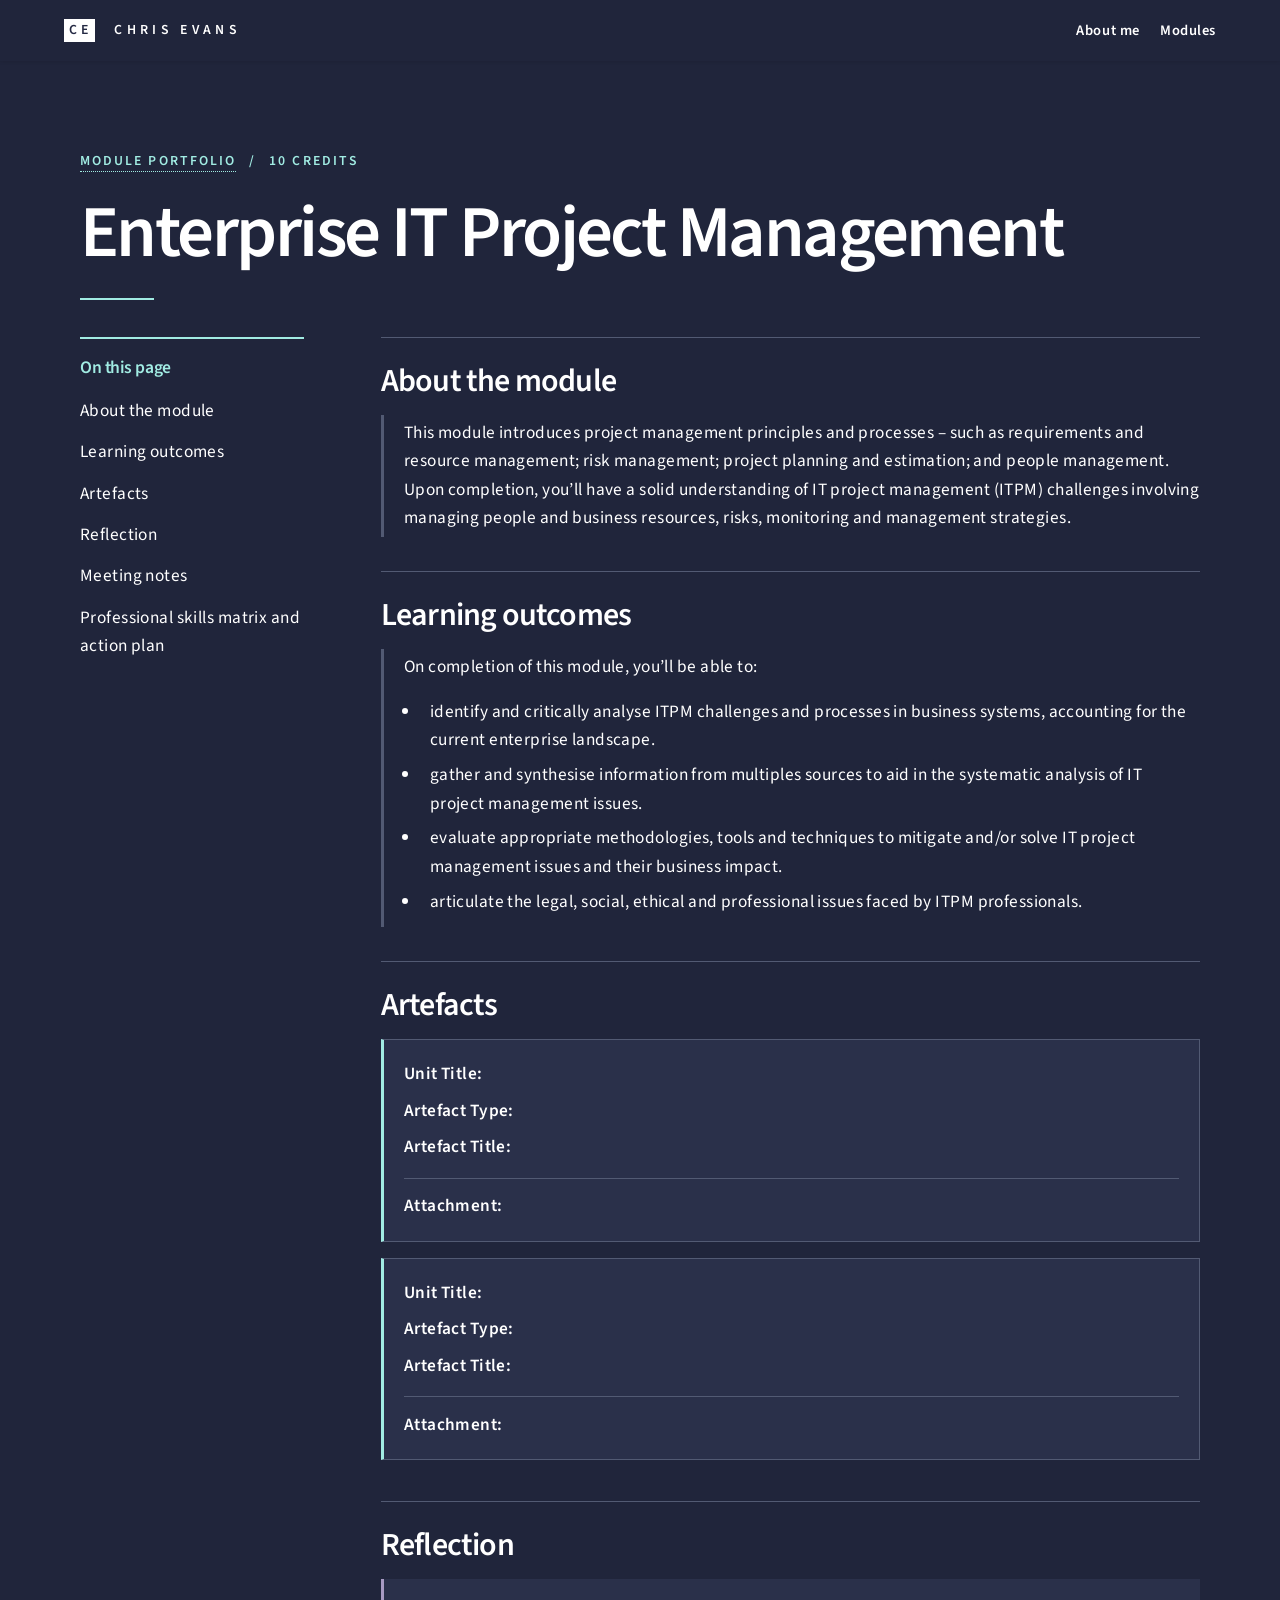
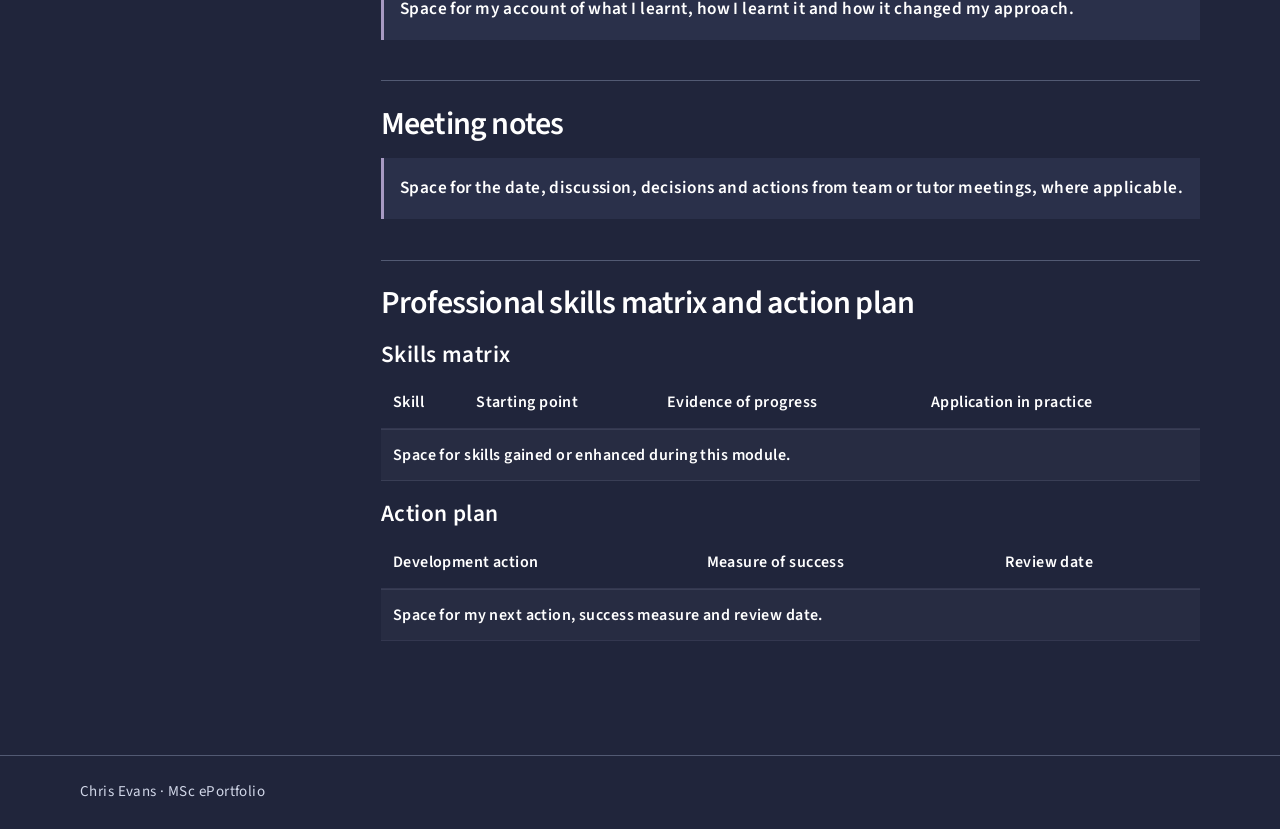
<file: modules/enterprise-it-project-management.html>
<!doctype html>
<!-- Adapted from Forty by HTML5 UP, licensed under CC BY 3.0. -->
<html lang="en-GB">
<head>
  <meta charset="utf-8">
  <meta name="viewport" content="width=device-width,initial-scale=1">
  <title>Enterprise IT Project Management | Chris Evans</title>
  <link rel="stylesheet" href="../assets/css/main.css">
  <link rel="stylesheet" href="../assets/css/portfolio.css">
</head>
<body>
<a class="skip-link" href="#content">Skip to content</a>
<div id="wrapper">
  <header id="header">
    <a class="logo" href="../index.html"><strong>CE</strong> <span>Chris Evans</span></a>
    <nav aria-label="Portfolio navigation">
      <a href="../about.html">About me</a>
      <a href="../modules.html">Modules</a>
    </nav>
  </header>
  <main id="content" tabindex="-1">
    <div class="reading">
      <p class="folio-label"><a href="../modules.html">Module portfolio</a> <span aria-hidden="true">/</span> 10 credits</p>
      <header class="major"><h1>Enterprise IT Project Management</h1></header>
      <div class="module-layout">
        <nav aria-label="On this page" class="on-page"><h2>On this page</h2><ul>
          <li><a href="#about-the-module">About the module</a></li>
          <li><a href="#outcomes">Learning outcomes</a></li>
          <li><a href="#artefacts">Artefacts</a></li>
          <li><a href="#reflection">Reflection</a></li>
          <li><a href="#meetings">Meeting notes</a></li>
          <li><a href="#skills">Professional skills matrix and action plan</a></li>
        </ul></nav>
        <div class="sections">
          <section id="about-the-module">
            <h2>About the module</h2>
            <blockquote class="brochure-quotation">
              <p>This module introduces project management principles and processes – such as requirements and resource management; risk management; project planning and estimation; and people management. Upon completion, you’ll have a solid understanding of IT project management (ITPM) challenges involving managing people and business resources, risks, monitoring and management strategies.</p>
            </blockquote>
          </section>
          <section id="outcomes">
            <h2>Learning outcomes</h2>
            <blockquote class="brochure-quotation">
              <p>On completion of this module, you’ll be able to:</p>
              <ul>
                <li>identify and critically analyse ITPM challenges and processes in business systems, accounting for the current enterprise landscape.</li>
                <li>gather and synthesise information from multiples sources to aid in the systematic analysis of IT project management issues.</li>
                <li>evaluate appropriate methodologies, tools and techniques to mitigate and/or solve IT project management issues and their business impact.</li>
                <li>articulate the legal, social, ethical and professional issues faced by ITPM professionals.</li>
              </ul>
            </blockquote>
          </section>
          <section id="artefacts">
            <h2>Artefacts</h2>
            <article id="artefact-1" class="artefact-card" aria-label="Artefact 1">
              <dl>
                <dt>Unit Title:</dt><dd></dd>
                <dt>Artefact Type:</dt><dd></dd>
                <dt>Artefact Title:</dt><dd></dd>
              </dl>
              <p class="artefact-file"><strong>Attachment:</strong></p>
            </article>
            <article id="artefact-2" class="artefact-card" aria-label="Artefact 2">
              <dl>
                <dt>Unit Title:</dt><dd></dd>
                <dt>Artefact Type:</dt><dd></dd>
                <dt>Artefact Title:</dt><dd></dd>
              </dl>
              <p class="artefact-file"><strong>Attachment:</strong></p>
            </article>
          </section>
          <section id="reflection"><h2>Reflection</h2><p class="entry"><strong>Space for my account of what I learnt, how I learnt it and how it changed my approach.</strong></p></section>
          <section id="meetings"><h2>Meeting notes</h2><p class="entry"><strong>Space for the date, discussion, decisions and actions from team or tutor meetings, where applicable.</strong></p></section>
          <section id="skills"><h2>Professional skills matrix and action plan</h2>
            <h3>Skills matrix</h3><div class="scroll-table" tabindex="0" role="region" aria-label="Skills matrix"><table aria-label="Skills matrix"><thead><tr><th scope="col">Skill</th><th scope="col">Starting point</th><th scope="col">Evidence of progress</th><th scope="col">Application in practice</th></tr></thead><tbody><tr><td colspan="4"><strong>Space for skills gained or enhanced during this module.</strong></td></tr></tbody></table></div>
            <h3>Action plan</h3><div class="scroll-table" tabindex="0" role="region" aria-label="Action plan"><table aria-label="Action plan"><thead><tr><th scope="col">Development action</th><th scope="col">Measure of success</th><th scope="col">Review date</th></tr></thead><tbody><tr><td colspan="3"><strong>Space for my next action, success measure and review date.</strong></td></tr></tbody></table></div>
          </section>
        </div>
      </div>
    </div>
  </main>
  <footer id="footer"><div class="footer-inner">
    <span>Chris Evans · MSc ePortfolio</span>
  </div></footer>
</div>
</body>
</html>
</file>
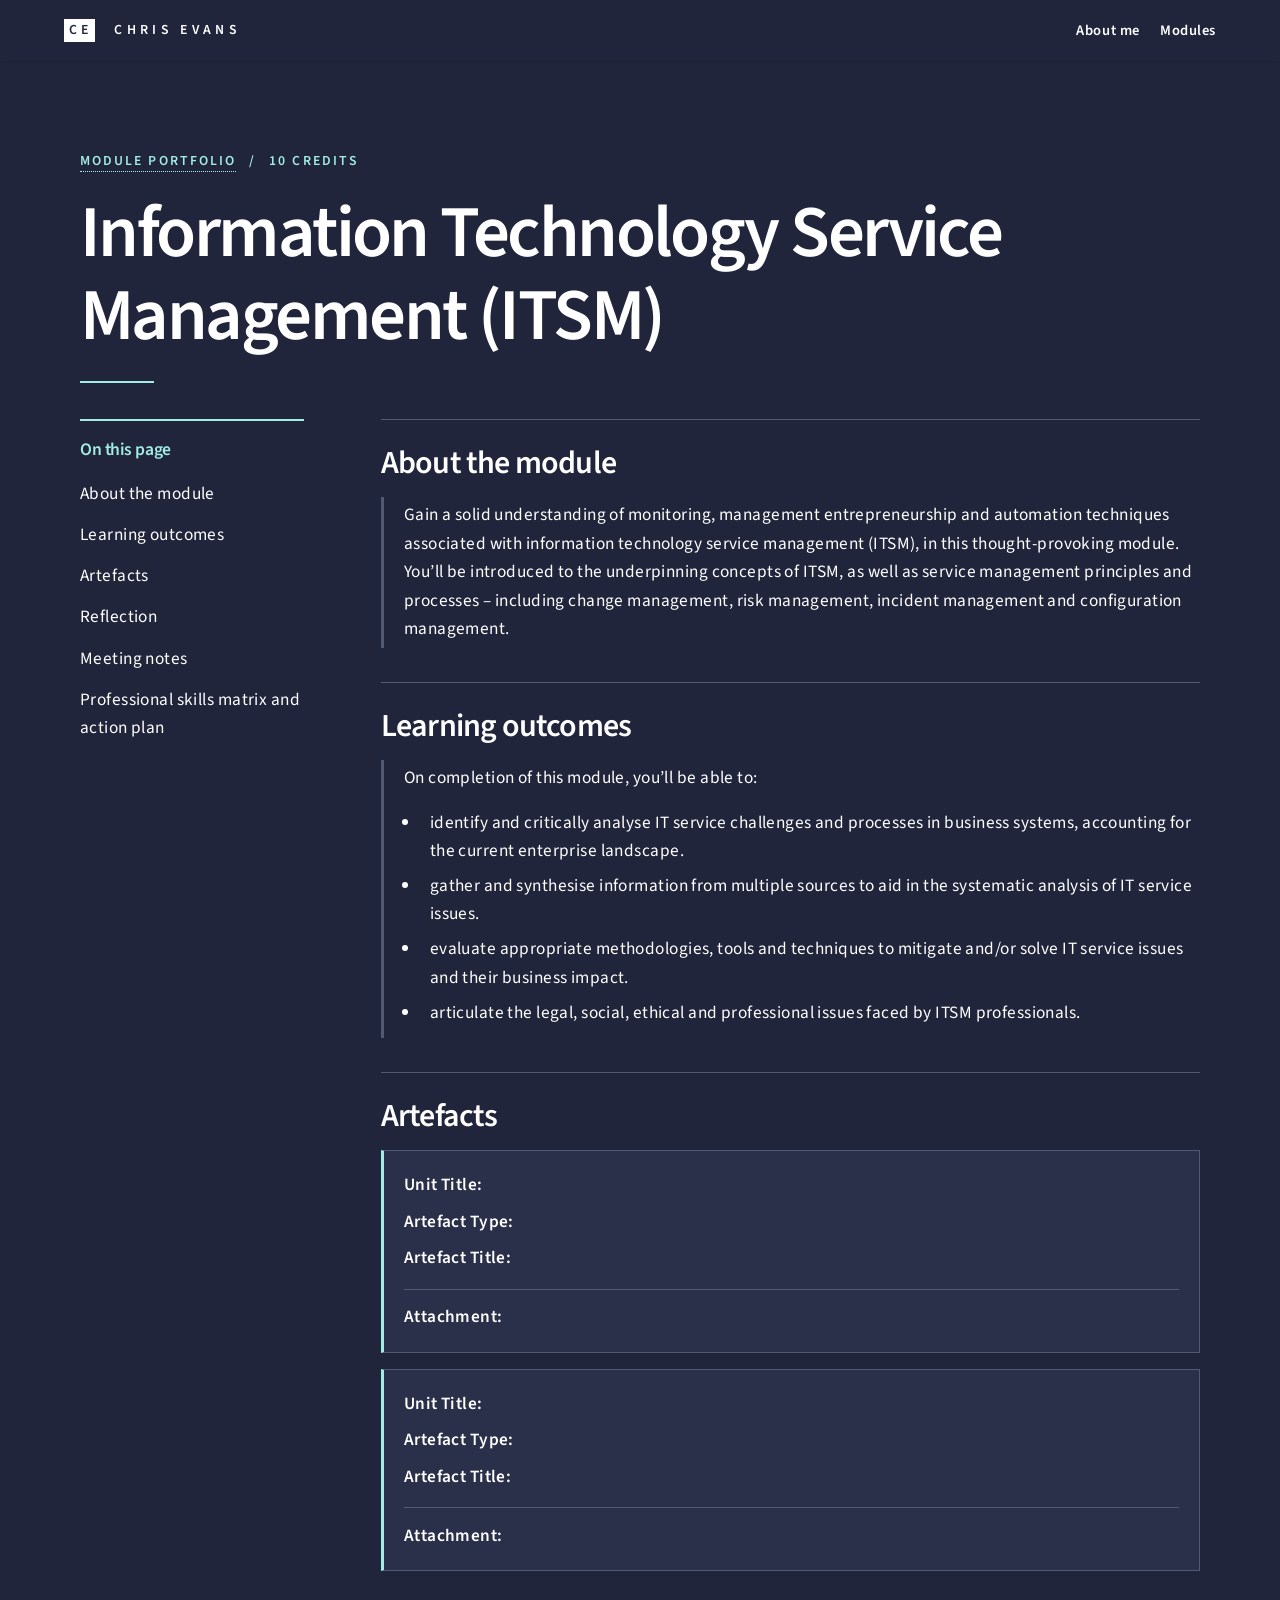
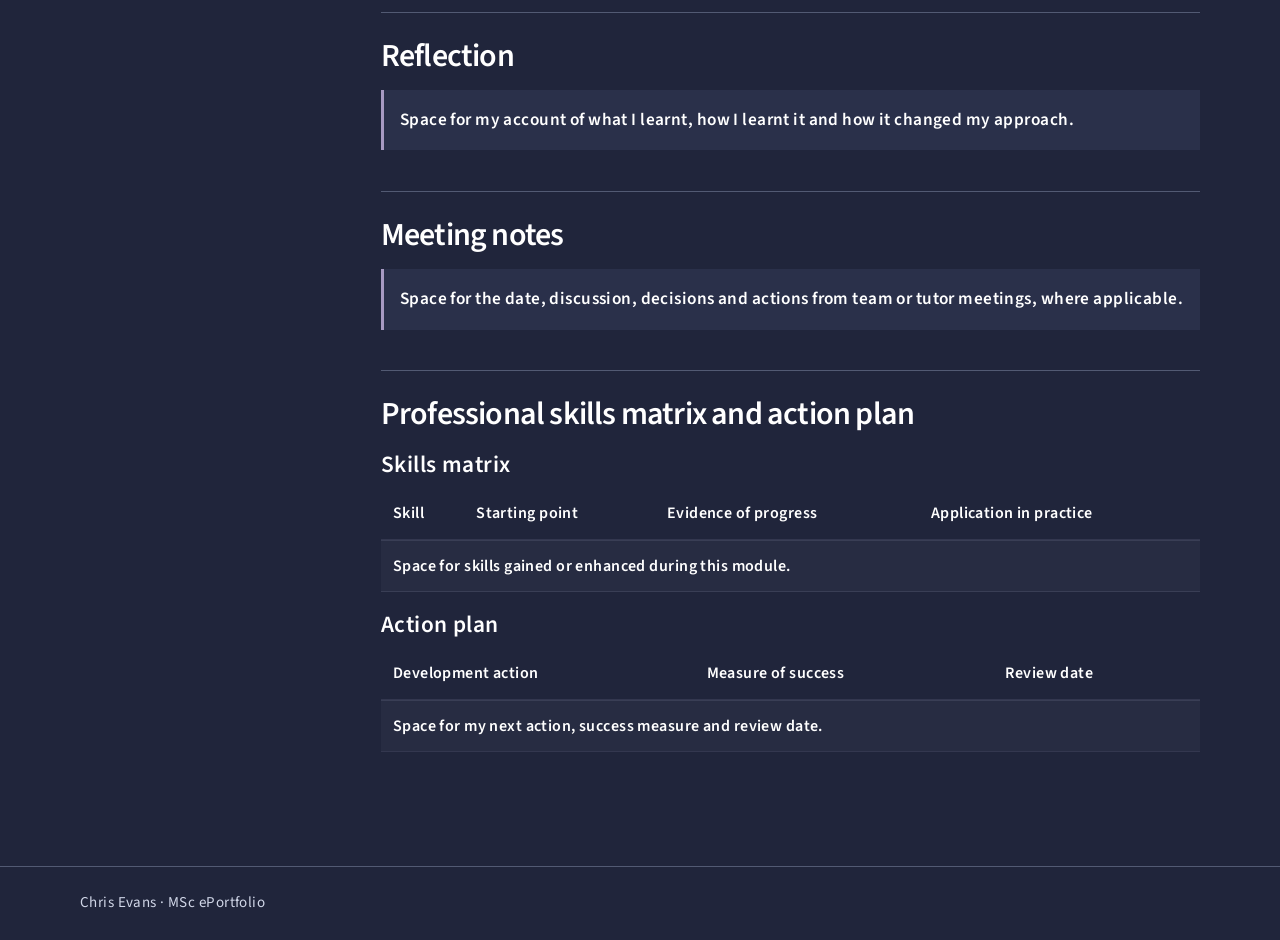
<file: modules/information-technology-service-management.html>
<!doctype html>
<!-- Adapted from Forty by HTML5 UP, licensed under CC BY 3.0. -->
<html lang="en-GB">
<head>
  <meta charset="utf-8">
  <meta name="viewport" content="width=device-width,initial-scale=1">
  <title>Information Technology Service Management (ITSM) | Chris Evans</title>
  <link rel="stylesheet" href="../assets/css/main.css">
  <link rel="stylesheet" href="../assets/css/portfolio.css">
</head>
<body>
<a class="skip-link" href="#content">Skip to content</a>
<div id="wrapper">
  <header id="header">
    <a class="logo" href="../index.html"><strong>CE</strong> <span>Chris Evans</span></a>
    <nav aria-label="Portfolio navigation">
      <a href="../about.html">About me</a>
      <a href="../modules.html">Modules</a>
    </nav>
  </header>
  <main id="content" tabindex="-1">
    <div class="reading">
      <p class="folio-label"><a href="../modules.html">Module portfolio</a> <span aria-hidden="true">/</span> 10 credits</p>
      <header class="major"><h1>Information Technology Service Management (ITSM)</h1></header>
      <div class="module-layout">
        <nav aria-label="On this page" class="on-page"><h2>On this page</h2><ul>
          <li><a href="#about-the-module">About the module</a></li>
          <li><a href="#outcomes">Learning outcomes</a></li>
          <li><a href="#artefacts">Artefacts</a></li>
          <li><a href="#reflection">Reflection</a></li>
          <li><a href="#meetings">Meeting notes</a></li>
          <li><a href="#skills">Professional skills matrix and action plan</a></li>
        </ul></nav>
        <div class="sections">
          <section id="about-the-module">
            <h2>About the module</h2>
            <blockquote class="brochure-quotation">
              <p>Gain a solid understanding of monitoring, management entrepreneurship and automation techniques associated with information technology service management (ITSM), in this thought-provoking module. You’ll be introduced to the underpinning concepts of ITSM, as well as service management principles and processes – including change management, risk management, incident management and configuration management.</p>
            </blockquote>
          </section>
          <section id="outcomes">
            <h2>Learning outcomes</h2>
            <blockquote class="brochure-quotation">
              <p>On completion of this module, you’ll be able to:</p>
              <ul>
                <li>identify and critically analyse IT service challenges and processes in business systems, accounting for the current enterprise landscape.</li>
                <li>gather and synthesise information from multiple sources to aid in the systematic analysis of IT service issues.</li>
                <li>evaluate appropriate methodologies, tools and techniques to mitigate and/or solve IT service issues and their business impact.</li>
                <li>articulate the legal, social, ethical and professional issues faced by ITSM professionals.</li>
              </ul>
            </blockquote>
          </section>
          <section id="artefacts">
            <h2>Artefacts</h2>
            <article id="artefact-1" class="artefact-card" aria-label="Artefact 1">
              <dl>
                <dt>Unit Title:</dt><dd></dd>
                <dt>Artefact Type:</dt><dd></dd>
                <dt>Artefact Title:</dt><dd></dd>
              </dl>
              <p class="artefact-file"><strong>Attachment:</strong></p>
            </article>
            <article id="artefact-2" class="artefact-card" aria-label="Artefact 2">
              <dl>
                <dt>Unit Title:</dt><dd></dd>
                <dt>Artefact Type:</dt><dd></dd>
                <dt>Artefact Title:</dt><dd></dd>
              </dl>
              <p class="artefact-file"><strong>Attachment:</strong></p>
            </article>
          </section>
          <section id="reflection"><h2>Reflection</h2><p class="entry"><strong>Space for my account of what I learnt, how I learnt it and how it changed my approach.</strong></p></section>
          <section id="meetings"><h2>Meeting notes</h2><p class="entry"><strong>Space for the date, discussion, decisions and actions from team or tutor meetings, where applicable.</strong></p></section>
          <section id="skills"><h2>Professional skills matrix and action plan</h2>
            <h3>Skills matrix</h3><div class="scroll-table" tabindex="0" role="region" aria-label="Skills matrix"><table aria-label="Skills matrix"><thead><tr><th scope="col">Skill</th><th scope="col">Starting point</th><th scope="col">Evidence of progress</th><th scope="col">Application in practice</th></tr></thead><tbody><tr><td colspan="4"><strong>Space for skills gained or enhanced during this module.</strong></td></tr></tbody></table></div>
            <h3>Action plan</h3><div class="scroll-table" tabindex="0" role="region" aria-label="Action plan"><table aria-label="Action plan"><thead><tr><th scope="col">Development action</th><th scope="col">Measure of success</th><th scope="col">Review date</th></tr></thead><tbody><tr><td colspan="3"><strong>Space for my next action, success measure and review date.</strong></td></tr></tbody></table></div>
          </section>
        </div>
      </div>
    </div>
  </main>
  <footer id="footer"><div class="footer-inner">
    <span>Chris Evans · MSc ePortfolio</span>
  </div></footer>
</div>
</body>
</html>
</file>
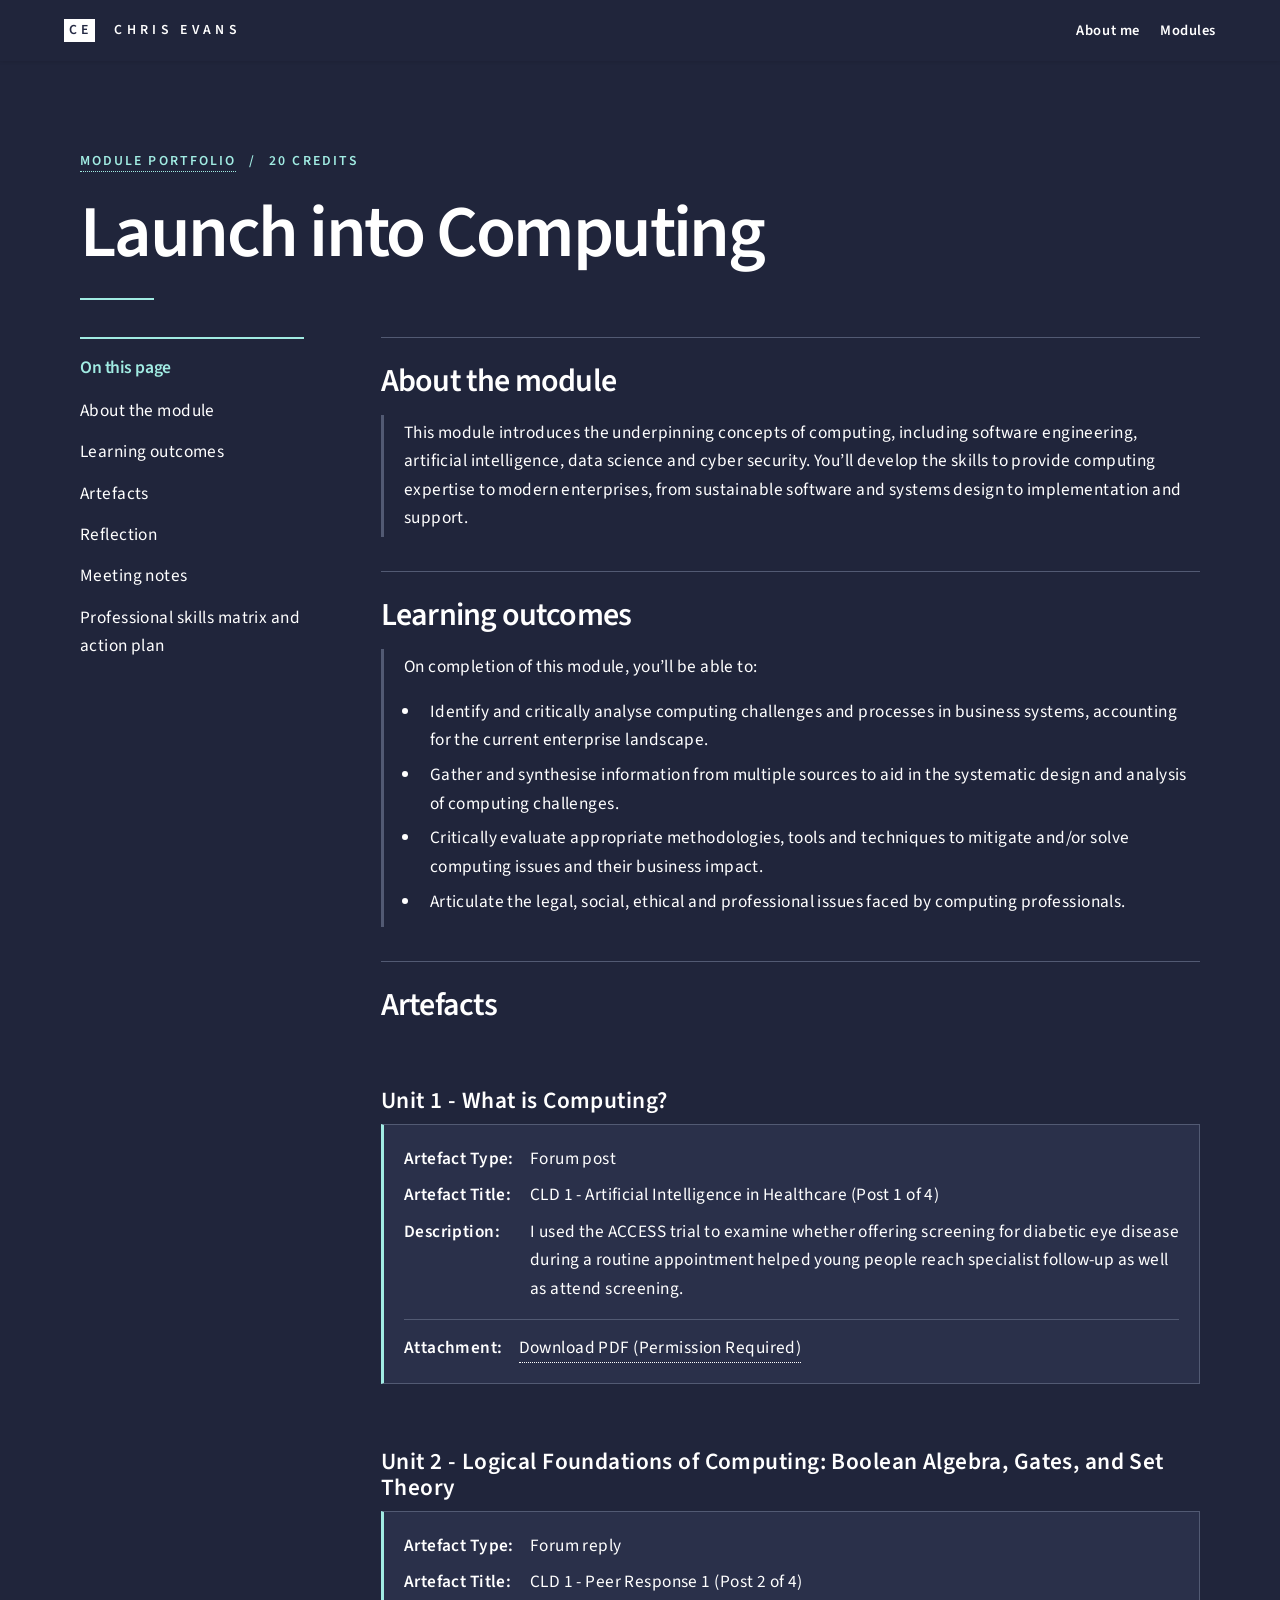
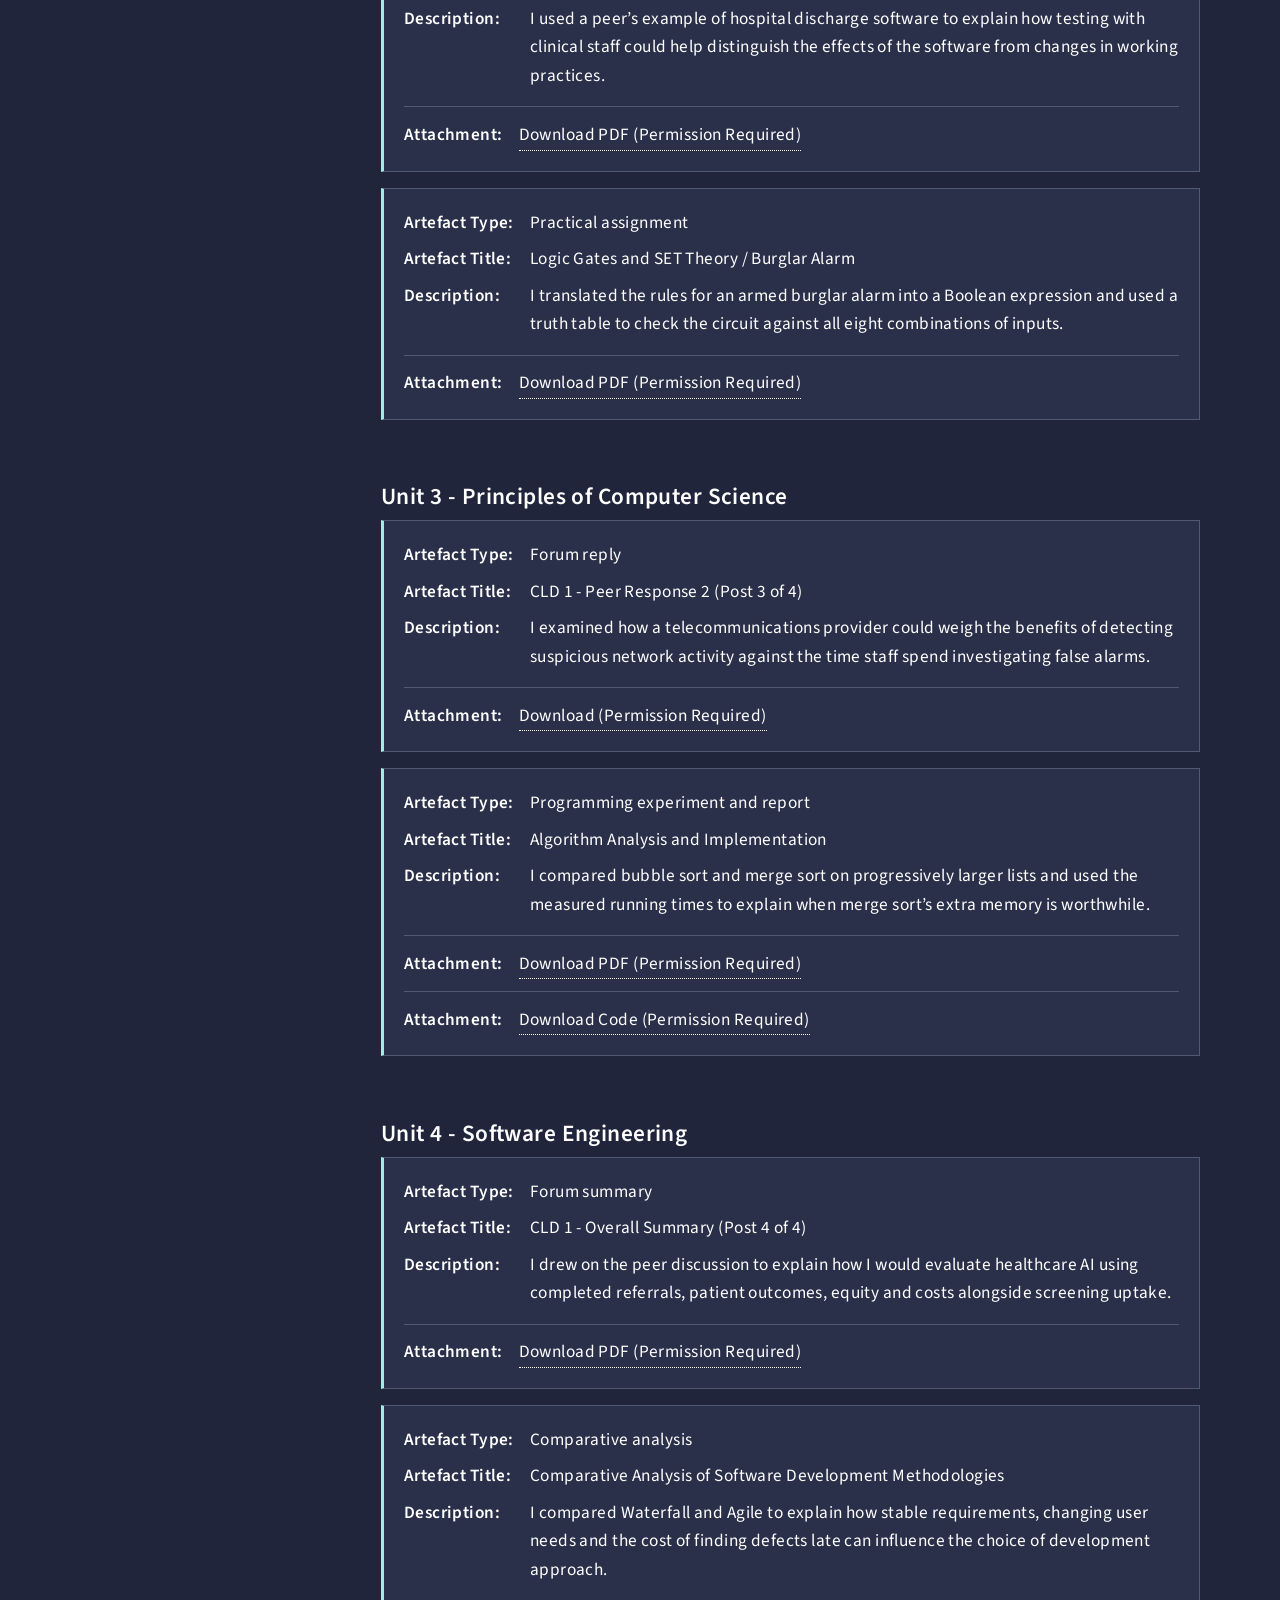
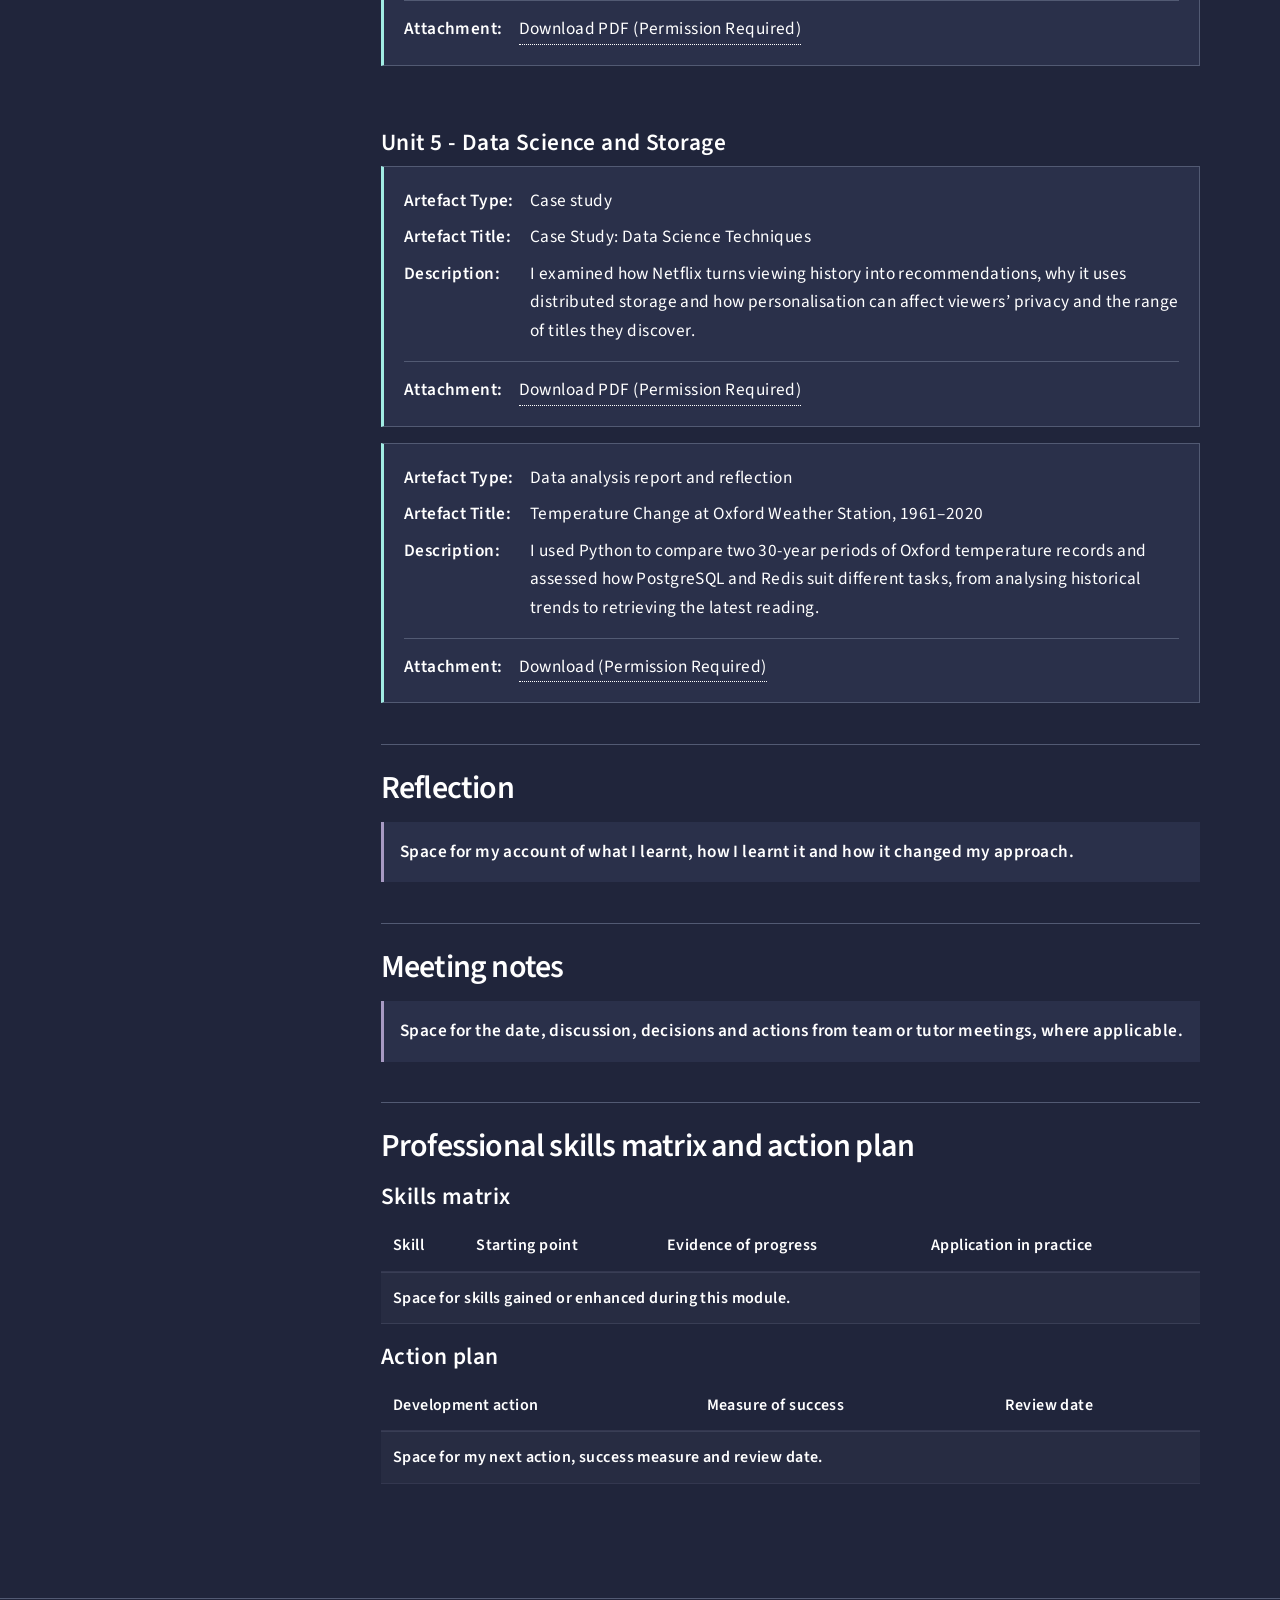
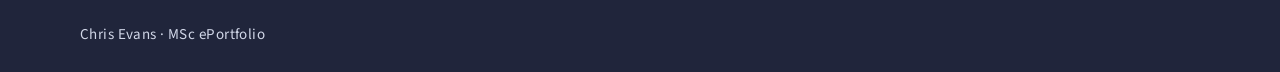
<file: modules/launch-into-computing.html>
<!doctype html>
<html lang="en-GB">
<head>
  <meta charset="utf-8">
  <meta name="viewport" content="width=device-width,initial-scale=1">
  <title>Launch into Computing | Chris Evans</title>
  <link rel="stylesheet" href="../assets/css/main.css">
  <link rel="stylesheet" href="../assets/css/portfolio.css?v=a8b9848">
</head>
<body>
<a class="skip-link" href="#content">Skip to content</a>
<div id="wrapper">
  <header id="header">
    <a class="logo" href="../index.html"><strong>CE</strong> <span>Chris Evans</span></a>
    <nav aria-label="Portfolio navigation">
      <a href="../about.html">About me</a>
      <a href="../modules.html">Modules</a>
    </nav>
  </header>
  <main id="content" tabindex="-1">
    <div class="reading">
      <p class="folio-label"><a href="../modules.html">Module portfolio</a> <span aria-hidden="true">/</span> 20 credits</p>
      <header class="major"><h1>Launch into Computing</h1></header>
      <div class="module-layout">
        <nav aria-label="On this page" class="on-page"><h2>On this page</h2><ul>
          <li><a href="#about-the-module">About the module</a></li>
          <li><a href="#outcomes">Learning outcomes</a></li>
          <li><a href="#artefacts">Artefacts</a></li>
          <li><a href="#reflection">Reflection</a></li>
          <li><a href="#meetings">Meeting notes</a></li>
          <li><a href="#skills">Professional skills matrix and action plan</a></li>
        </ul></nav>
        <div class="sections">
          <section id="about-the-module">
            <h2>About the module</h2>
            <blockquote class="brochure-quotation">
              <p>This module introduces the underpinning concepts of computing, including software engineering, artificial intelligence, data science and cyber security. You’ll develop the skills to provide computing expertise to modern enterprises, from sustainable software and systems design to implementation and support.</p>
            </blockquote>
          </section>
          <section id="outcomes">
            <h2>Learning outcomes</h2>
            <blockquote class="brochure-quotation">
              <p>On completion of this module, you’ll be able to:</p>
              <ul>
                <li>Identify and critically analyse computing challenges and processes in business systems, accounting for the current enterprise landscape.</li>
                <li>Gather and synthesise information from multiple sources to aid in the systematic design and analysis of computing challenges.</li>
                <li>Critically evaluate appropriate methodologies, tools and techniques to mitigate and/or solve computing issues and their business impact.</li>
                <li>Articulate the legal, social, ethical and professional issues faced by computing professionals.</li>
              </ul>
            </blockquote>
           </section>
          <section id="artefacts">
            <h2>Artefacts</h2>
            <br>
            <h3>Unit 1 - What is Computing?</h3>
            <article id="CLD 1 - Artificial Intelligence In Healthcare" class="artefact-card" aria-label="CLD 1 - Artificial Intelligence In Healthcare">
              <dl>
                <dt>Artefact Type:</dt><dd>Forum post</dd>
                <dt>Artefact Title:</dt><dd>CLD 1 - Artificial Intelligence in Healthcare (Post 1 of 4)</dd>
                <dt>Description:</dt><dd>I used the ACCESS trial to examine whether offering screening for diabetic eye disease during a routine appointment helped young people reach specialist follow-up as well as attend screening.</dd>
              </dl>
              <p class="artefact-file"><strong>Attachment:</strong>
                <a href="https://drive.google.com/file/d/1D0gDwLftKasU_UmMlnwUBF4-1qj2UcDe/view?usp=drivesdk">Download PDF (Permission Required)</a>
              </p>
            </article>
            <br>
            <h3>Unit 2 - Logical Foundations of Computing: Boolean Algebra, Gates, and Set Theory</h3>
            <article id="CLD 1 - Peer Response 1" class="artefact-card" aria-label="CLD 1 - Peer Response 1">
              <dl>
                <dt>Artefact Type:</dt><dd>Forum reply</dd>
                <dt>Artefact Title:</dt><dd>CLD 1 - Peer Response 1 (Post 2 of 4)</dd>
                <dt>Description:</dt><dd>I used a peer’s example of hospital discharge software to explain how testing with clinical staff could help distinguish the effects of the software from changes in working practices.</dd>
              </dl>
              <p class="artefact-file"><strong>Attachment:</strong>
                <a href="https://drive.google.com/file/d/1D0gDwLftKasU_UmMlnwUBF4-1qj2UcDe/view?usp=drivesdk">Download PDF (Permission Required)</a>
              </p>
            </article>
            <article id="Boolean Logic Assignment" class="artefact-card" aria-label="Boolean Logic Assignment">
              <dl>
                <dt>Artefact Type:</dt><dd>Practical assignment</dd>
                <dt>Artefact Title:</dt><dd>Logic Gates and SET Theory / Burglar Alarm</dd>
                <dt>Description:</dt><dd>I translated the rules for an armed burglar alarm into a Boolean expression and used a truth table to check the circuit against all eight combinations of inputs.</dd>
              </dl>
              <p class="artefact-file"><strong>Attachment:</strong>
                <a href="https://drive.google.com/file/d/1ewrAcqTHgQe66NZ3Pc1N4pHvCG0snsFZ/view?usp=sharing">Download PDF (Permission Required)</a>
              </p>
            </article>
            <br>
            <h3>Unit 3 - Principles of Computer Science</h3>
            <article id="CLD 1 - Peer Response 2" class="artefact-card" aria-label="CLD 1 - Peer Response 2">
              <dl>
                <dt>Artefact Type:</dt><dd>Forum reply</dd>
                <dt>Artefact Title:</dt><dd>CLD 1 - Peer Response 2 (Post 3 of 4)</dd>
                <dt>Description:</dt><dd>I examined how a telecommunications provider could weigh the benefits of detecting suspicious network activity against the time staff spend investigating false alarms.</dd>
              </dl>
              <p class="artefact-file"><strong>Attachment:</strong>
                <a href="https://drive.google.com/file/d/1D0gDwLftKasU_UmMlnwUBF4-1qj2UcDe/view?usp=drivesdk">Download (Permission Required)</a>
              </p>
            </article>
            <article id="Algorithm Analysis and Implementation" class="artefact-card" aria-label="Algorithm Analysis and Implementation">
              <dl>
                <dt>Artefact Type:</dt><dd>Programming experiment and report</dd>
                <dt>Artefact Title:</dt><dd>Algorithm Analysis and Implementation</dd>
                <dt>Description:</dt><dd>I compared bubble sort and merge sort on progressively larger lists and used the measured running times to explain when merge sort’s extra memory is worthwhile.</dd>
              </dl>
              <p class="artefact-file"><strong>Attachment:</strong>
                <a href="https://drive.google.com/file/d/1lbXiJigf9XLaqWw6WGP6VMIU4D7VU75F/view?usp=sharing">Download PDF (Permission Required)</a>
              <p class="artefact-file"><strong>Attachment:</strong>
                <a href="https://drive.google.com/file/d/1qyZnPJKlefN12bNovPyzIniWTYlk2ryb/view?usp=sharing">Download Code (Permission Required)</a>
              </p>
            </article>
            <br>
            <h3>Unit 4 - Software Engineering</h3>
            <article id="CLD 1 - Overall Summary" class="artefact-card" aria-label="CLD 1 - Overall Summary">
              <dl>
                <dt>Artefact Type:</dt><dd>Forum summary</dd>
                <dt>Artefact Title:</dt><dd>CLD 1 - Overall Summary (Post 4 of 4)</dd>
                <dt>Description:</dt><dd>I drew on the peer discussion to explain how I would evaluate healthcare AI using completed referrals, patient outcomes, equity and costs alongside screening uptake.</dd>
              </dl>
              <p class="artefact-file"><strong>Attachment:</strong>
                <a href="https://drive.google.com/file/d/1D0gDwLftKasU_UmMlnwUBF4-1qj2UcDe/view?usp=drivesdk">Download PDF (Permission Required)</a>
              </p>
            </article>
            <article id="Waterfall Agile Comparison" class="artefact-card" aria-label="Waterfall Agile Comparison">
              <dl>
                <dt>Artefact Type:</dt><dd>Comparative analysis</dd>
                <dt>Artefact Title:</dt><dd>Comparative Analysis of Software Development Methodologies</dd>
                <dt>Description:</dt><dd>I compared Waterfall and Agile to explain how stable requirements, changing user needs and the cost of finding defects late can influence the choice of development approach.</dd>
              </dl>
              <p class="artefact-file"><strong>Attachment:</strong>
                <a href="https://drive.google.com/file/d/1EGw8Y6rP1i2pK_TUELj_wV2iI_U1ebkr/view?usp=sharing">Download PDF (Permission Required)</a>
              </p>
            </article>    
            <br>
            <h3>Unit 5 - Data Science and Storage</h3>
            <article id="Data Science Techniques" class="artefact-card" aria-label="Data Science Techniques">
              <dl>
                <dt>Artefact Type:</dt><dd>Case study</dd>
                <dt>Artefact Title:</dt><dd>Case Study: Data Science Techniques</dd>
                <dt>Description:</dt><dd>I examined how Netflix turns viewing history into recommendations, why it uses distributed storage and how personalisation can affect viewers’ privacy and the range of titles they discover.</dd>
              </dl>
              <p class="artefact-file"><strong>Attachment:</strong>
                <a href="https://drive.google.com/file/d/1e3XiF_9oIy9K4xYrrVgGmx4CcWRqgPLx/view?usp=sharing">Download PDF (Permission Required)</a>
              </p>
            </article>   
            <article id="oxford-temperature-analysis" class="artefact-card" aria-label="Temperature Change at Oxford Weather Station, 1961–2020">
              <dl>
                <dt>Artefact Type:</dt><dd>Data analysis report and reflection</dd>
                <dt>Artefact Title:</dt><dd>Temperature Change at Oxford Weather Station, 1961–2020</dd>
                <dt>Description:</dt><dd>I used Python to compare two 30-year periods of Oxford temperature records and assessed how PostgreSQL and Redis suit different tasks, from analysing historical trends to retrieving the latest reading.</dd>
              </dl>
              <p class="artefact-file"><strong>Attachment:</strong>
                <a href="https://drive.google.com/file/d/1aPtJca6EYGQVYvfgtgHOkNCAVAqiDdT0/view?usp=sharing">Download (Permission Required)</a>
              </p>
            </article>
          </section>
          <section id="reflection"><h2>Reflection</h2><p class="entry"><strong>Space for my account of what I learnt, how I learnt it and how it changed my approach.</strong></p></section>
          <section id="meetings"><h2>Meeting notes</h2><p class="entry"><strong>Space for the date, discussion, decisions and actions from team or tutor meetings, where applicable.</strong></p></section>
          <section id="skills"><h2>Professional skills matrix and action plan</h2>
            <h3>Skills matrix</h3><div class="scroll-table" tabindex="0" role="region" aria-label="Skills matrix"><table aria-label="Skills matrix"><thead><tr><th scope="col">Skill</th><th scope="col">Starting point</th><th scope="col">Evidence of progress</th><th scope="col">Application in practice</th></tr></thead><tbody><tr><td colspan="4"><strong>Space for skills gained or enhanced during this module.</strong></td></tr></tbody></table></div>
            <h3>Action plan</h3><div class="scroll-table" tabindex="0" role="region" aria-label="Action plan"><table aria-label="Action plan"><thead><tr><th scope="col">Development action</th><th scope="col">Measure of success</th><th scope="col">Review date</th></tr></thead><tbody><tr><td colspan="3"><strong>Space for my next action, success measure and review date.</strong></td></tr></tbody></table></div>
          </section>
        </div>
      </div>
    </div>
  </main>
  <footer id="footer"><div class="footer-inner">
    <span>Chris Evans · MSc ePortfolio</span>
  </div></footer>
</div>
</body>
</html>
</file>
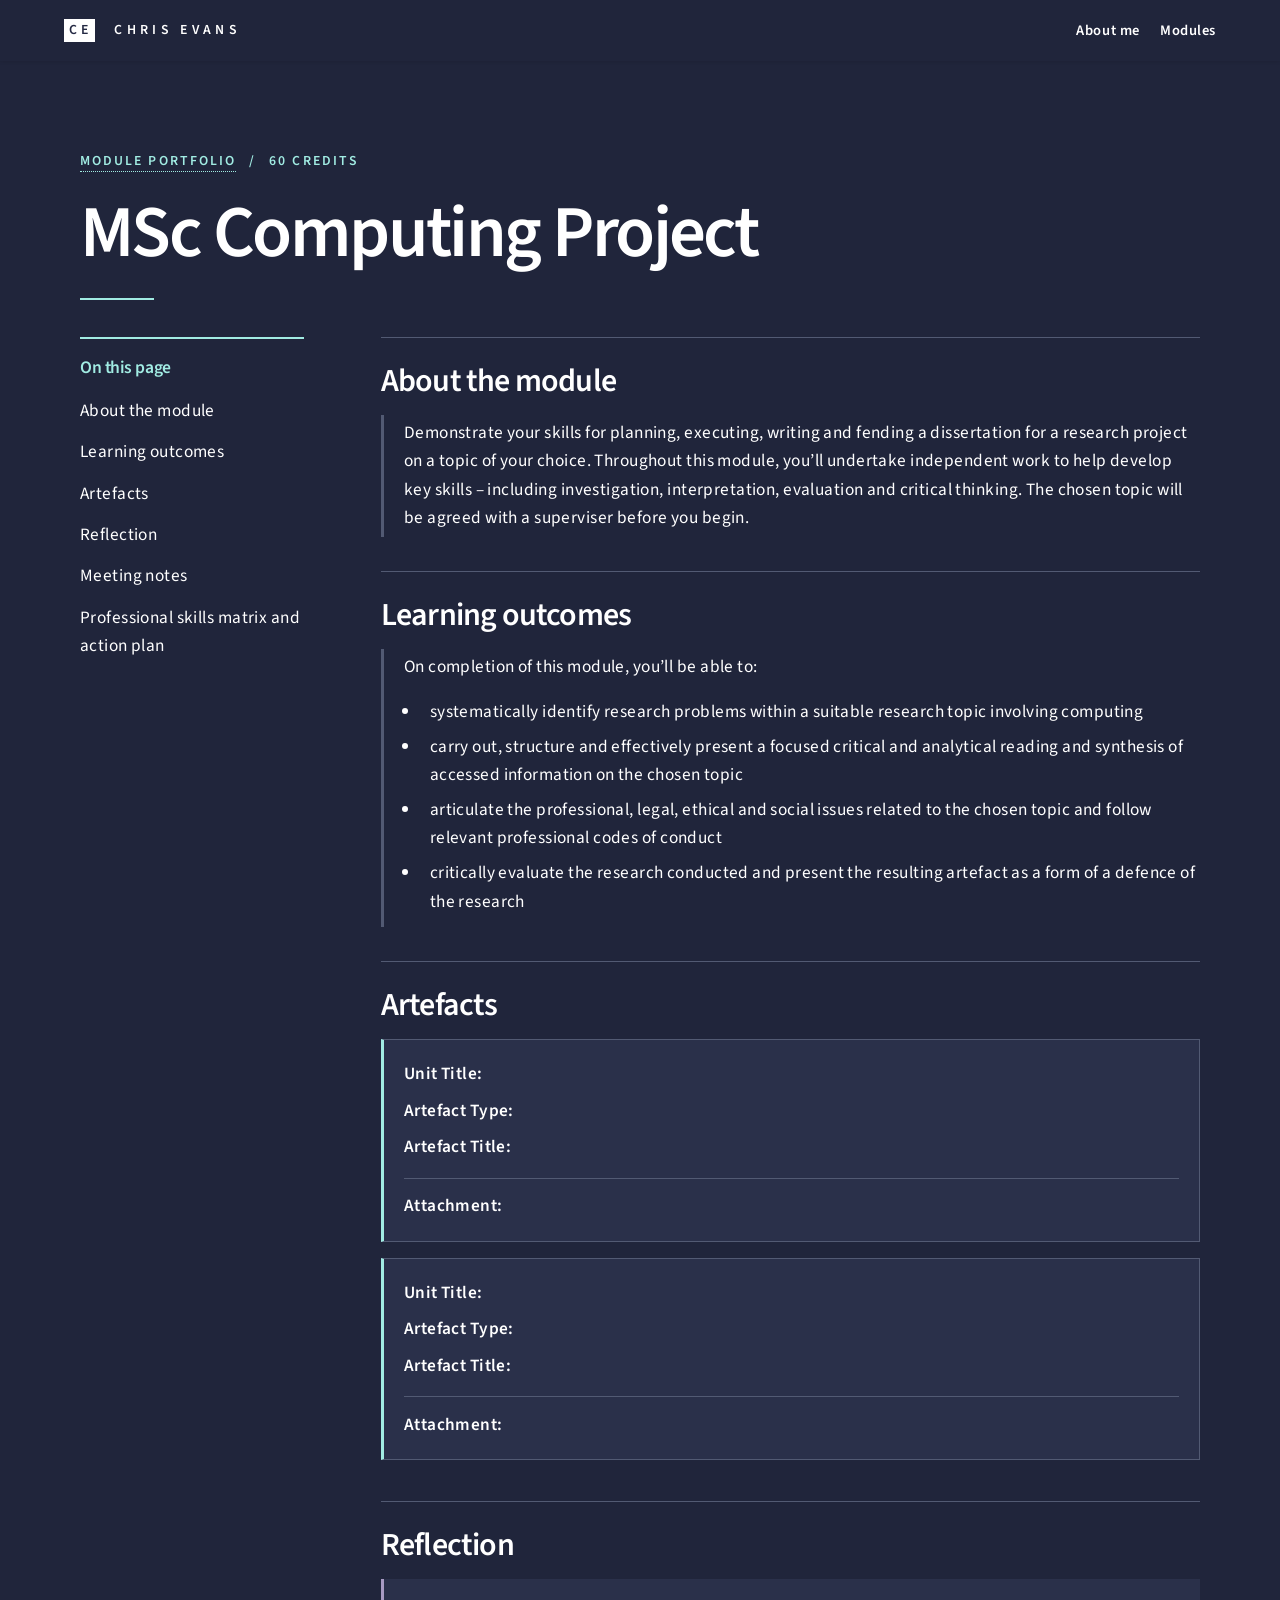
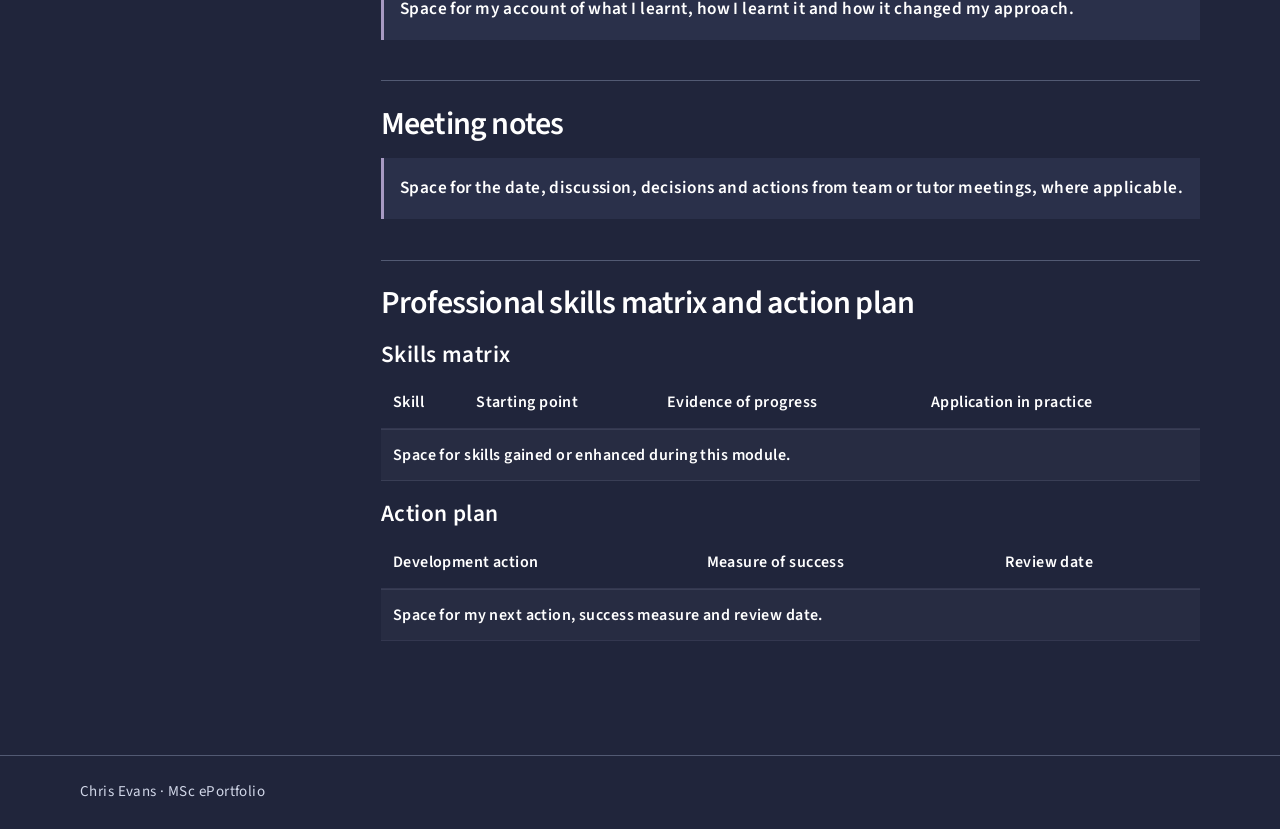
<file: modules/msc-computing-project.html>
<!doctype html>
<!-- Adapted from Forty by HTML5 UP, licensed under CC BY 3.0. -->
<html lang="en-GB">
<head>
  <meta charset="utf-8">
  <meta name="viewport" content="width=device-width,initial-scale=1">
  <title>MSc Computing Project | Chris Evans</title>
  <link rel="stylesheet" href="../assets/css/main.css">
  <link rel="stylesheet" href="../assets/css/portfolio.css">
</head>
<body>
<a class="skip-link" href="#content">Skip to content</a>
<div id="wrapper">
  <header id="header">
    <a class="logo" href="../index.html"><strong>CE</strong> <span>Chris Evans</span></a>
    <nav aria-label="Portfolio navigation">
      <a href="../about.html">About me</a>
      <a href="../modules.html">Modules</a>
    </nav>
  </header>
  <main id="content" tabindex="-1">
    <div class="reading">
      <p class="folio-label"><a href="../modules.html">Module portfolio</a> <span aria-hidden="true">/</span> 60 credits</p>
      <header class="major"><h1>MSc Computing Project</h1></header>
      <div class="module-layout">
        <nav aria-label="On this page" class="on-page"><h2>On this page</h2><ul>
          <li><a href="#about-the-module">About the module</a></li>
          <li><a href="#outcomes">Learning outcomes</a></li>
          <li><a href="#artefacts">Artefacts</a></li>
          <li><a href="#reflection">Reflection</a></li>
          <li><a href="#meetings">Meeting notes</a></li>
          <li><a href="#skills">Professional skills matrix and action plan</a></li>
        </ul></nav>
        <div class="sections">
          <section id="about-the-module">
            <h2>About the module</h2>
            <blockquote class="brochure-quotation">
              <p>Demonstrate your skills for planning, executing, writing and fending a dissertation for a research project on a topic of your choice. Throughout this module, you’ll undertake independent work to help develop key skills – including investigation, interpretation, evaluation and critical thinking. The chosen topic will be agreed with a superviser before you begin.</p>
            </blockquote>
          </section>
          <section id="outcomes">
            <h2>Learning outcomes</h2>
            <blockquote class="brochure-quotation">
              <p>On completion of this module, you’ll be able to:</p>
              <ul>
                <li>systematically identify research problems within a suitable research topic involving computing</li>
                <li>carry out, structure and effectively present a focused critical and analytical reading and synthesis of accessed information on the chosen topic</li>
                <li>articulate the professional, legal, ethical and social issues related to the chosen topic and follow relevant professional codes of conduct</li>
                <li>critically evaluate the research conducted and present the resulting artefact as a form of a defence of the research</li>
              </ul>
            </blockquote>
          </section>
          <section id="artefacts">
            <h2>Artefacts</h2>
            <article id="artefact-1" class="artefact-card" aria-label="Artefact 1">
              <dl>
                <dt>Unit Title:</dt><dd></dd>
                <dt>Artefact Type:</dt><dd></dd>
                <dt>Artefact Title:</dt><dd></dd>
              </dl>
              <p class="artefact-file"><strong>Attachment:</strong></p>
            </article>
            <article id="artefact-2" class="artefact-card" aria-label="Artefact 2">
              <dl>
                <dt>Unit Title:</dt><dd></dd>
                <dt>Artefact Type:</dt><dd></dd>
                <dt>Artefact Title:</dt><dd></dd>
              </dl>
              <p class="artefact-file"><strong>Attachment:</strong></p>
            </article>
          </section>
          <section id="reflection"><h2>Reflection</h2><p class="entry"><strong>Space for my account of what I learnt, how I learnt it and how it changed my approach.</strong></p></section>
          <section id="meetings"><h2>Meeting notes</h2><p class="entry"><strong>Space for the date, discussion, decisions and actions from team or tutor meetings, where applicable.</strong></p></section>
          <section id="skills"><h2>Professional skills matrix and action plan</h2>
            <h3>Skills matrix</h3><div class="scroll-table" tabindex="0" role="region" aria-label="Skills matrix"><table aria-label="Skills matrix"><thead><tr><th scope="col">Skill</th><th scope="col">Starting point</th><th scope="col">Evidence of progress</th><th scope="col">Application in practice</th></tr></thead><tbody><tr><td colspan="4"><strong>Space for skills gained or enhanced during this module.</strong></td></tr></tbody></table></div>
            <h3>Action plan</h3><div class="scroll-table" tabindex="0" role="region" aria-label="Action plan"><table aria-label="Action plan"><thead><tr><th scope="col">Development action</th><th scope="col">Measure of success</th><th scope="col">Review date</th></tr></thead><tbody><tr><td colspan="3"><strong>Space for my next action, success measure and review date.</strong></td></tr></tbody></table></div>
          </section>
        </div>
      </div>
    </div>
  </main>
  <footer id="footer"><div class="footer-inner">
    <span>Chris Evans · MSc ePortfolio</span>
  </div></footer>
</div>
</body>
</html>
</file>
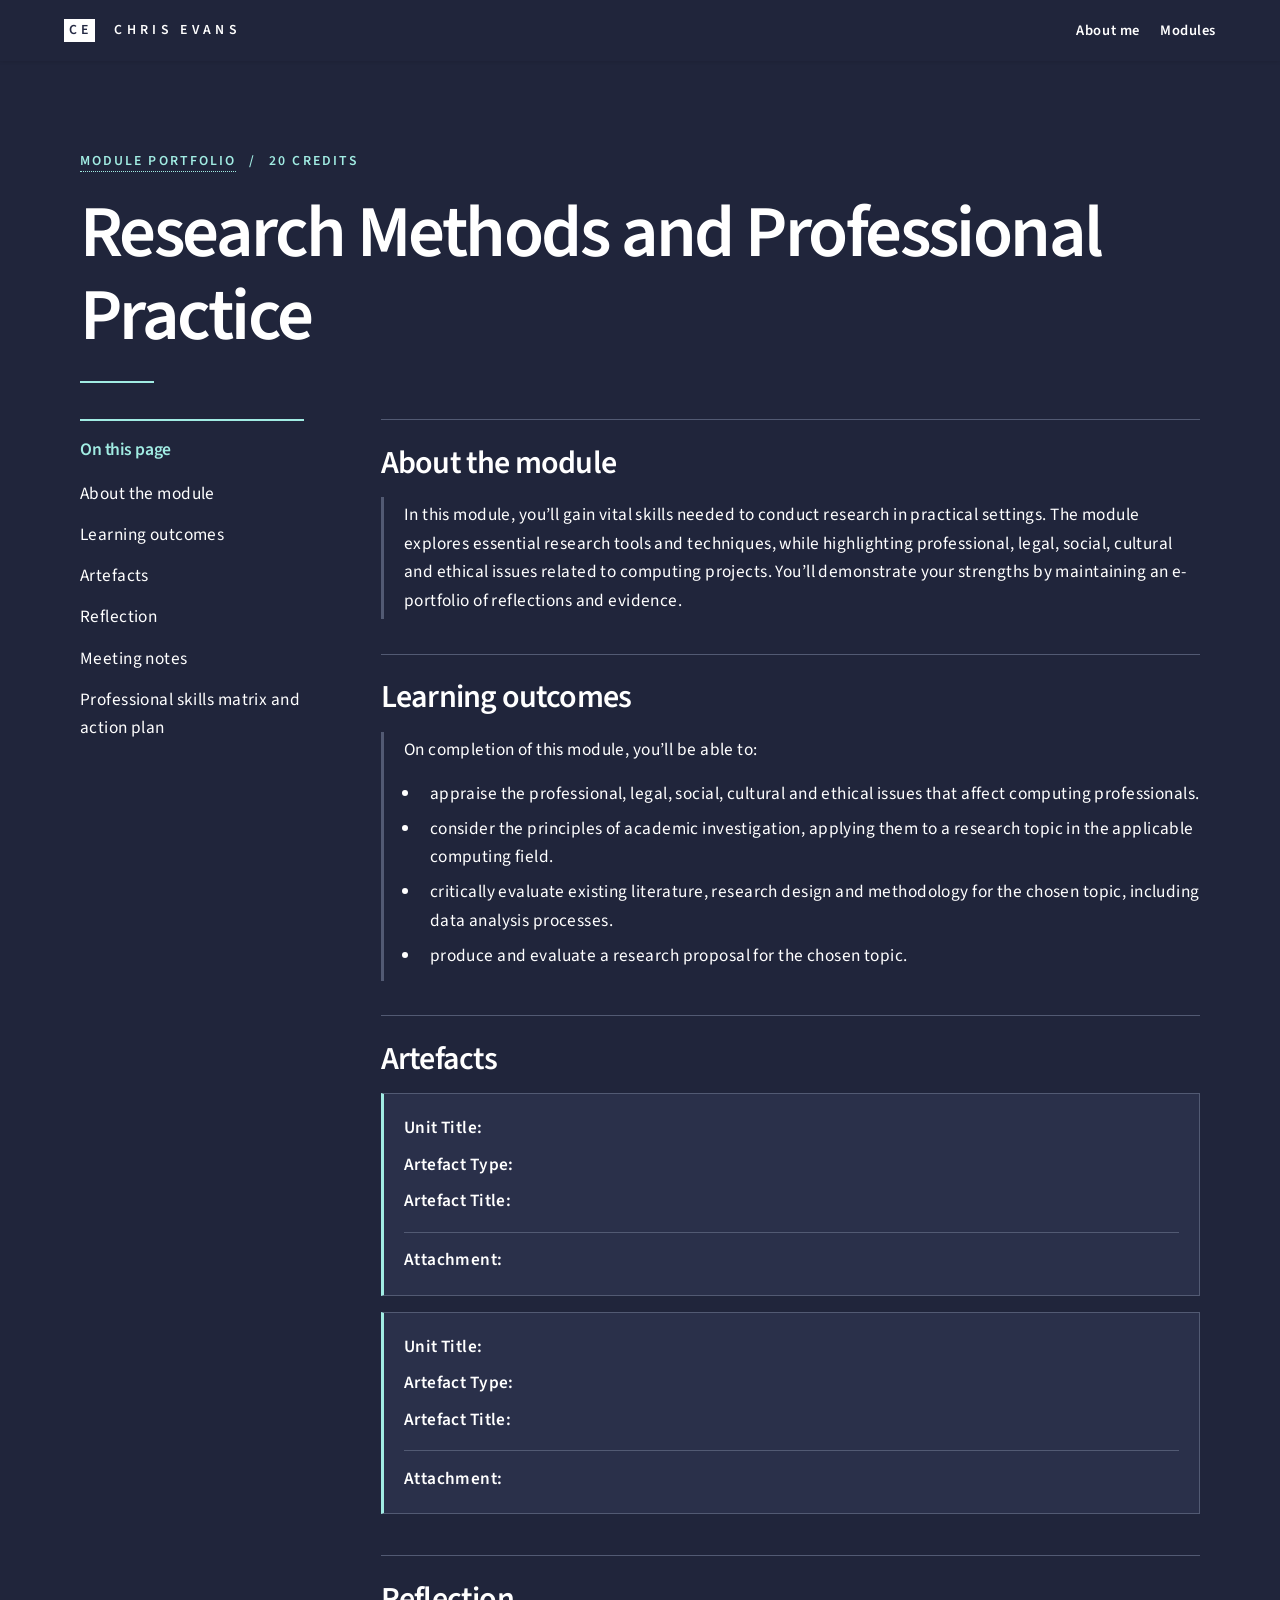
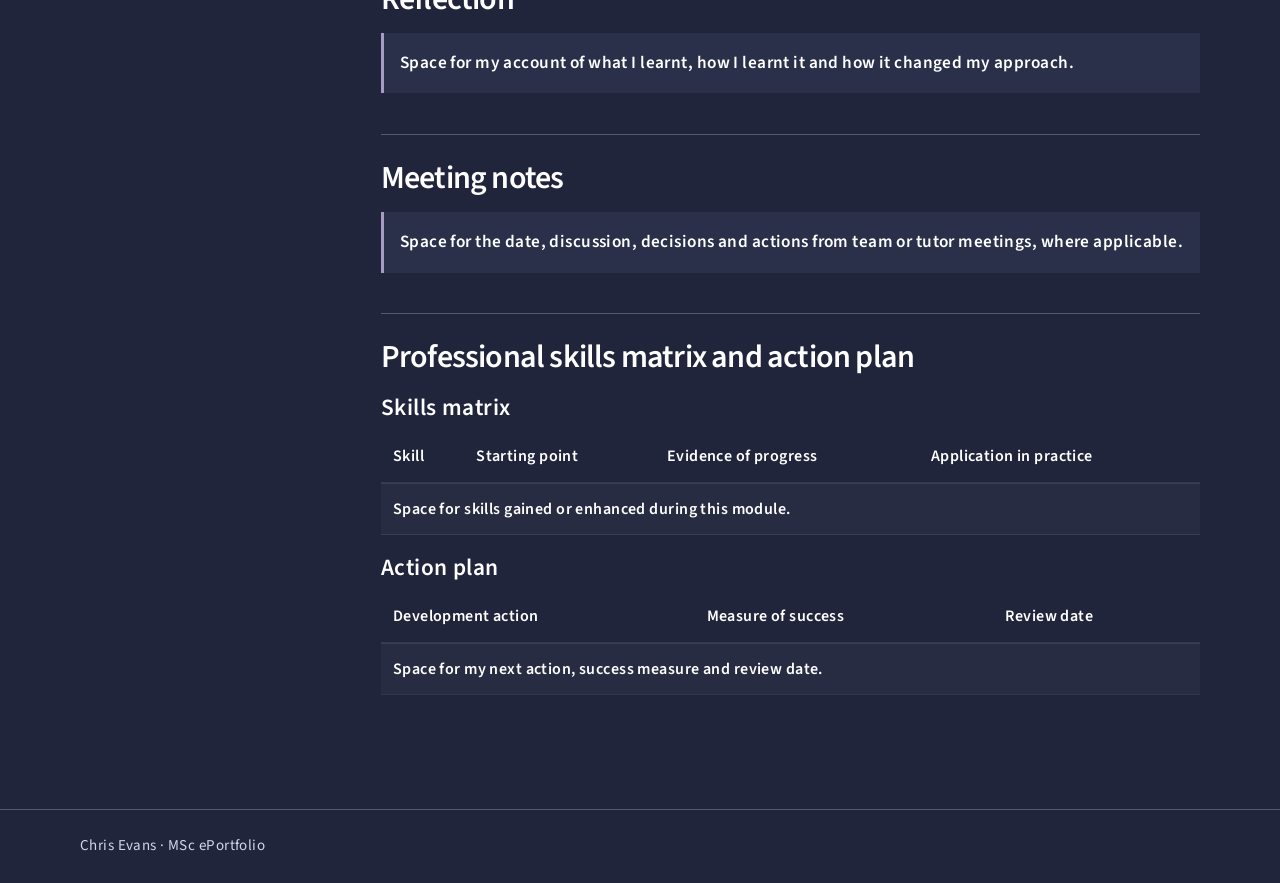
<file: modules/research-methods-and-professional-practice.html>
<!doctype html>
<!-- Adapted from Forty by HTML5 UP, licensed under CC BY 3.0. -->
<html lang="en-GB">
<head>
  <meta charset="utf-8">
  <meta name="viewport" content="width=device-width,initial-scale=1">
  <title>Research Methods and Professional Practice | Chris Evans</title>
  <link rel="stylesheet" href="../assets/css/main.css">
  <link rel="stylesheet" href="../assets/css/portfolio.css">
</head>
<body>
<a class="skip-link" href="#content">Skip to content</a>
<div id="wrapper">
  <header id="header">
    <a class="logo" href="../index.html"><strong>CE</strong> <span>Chris Evans</span></a>
    <nav aria-label="Portfolio navigation">
      <a href="../about.html">About me</a>
      <a href="../modules.html">Modules</a>
    </nav>
  </header>
  <main id="content" tabindex="-1">
    <div class="reading">
      <p class="folio-label"><a href="../modules.html">Module portfolio</a> <span aria-hidden="true">/</span> 20 credits</p>
      <header class="major"><h1>Research Methods and Professional Practice</h1></header>
      <div class="module-layout">
        <nav aria-label="On this page" class="on-page"><h2>On this page</h2><ul>
          <li><a href="#about-the-module">About the module</a></li>
          <li><a href="#outcomes">Learning outcomes</a></li>
          <li><a href="#artefacts">Artefacts</a></li>
          <li><a href="#reflection">Reflection</a></li>
          <li><a href="#meetings">Meeting notes</a></li>
          <li><a href="#skills">Professional skills matrix and action plan</a></li>
        </ul></nav>
        <div class="sections">
          <section id="about-the-module">
            <h2>About the module</h2>
            <blockquote class="brochure-quotation">
              <p>In this module, you’ll gain vital skills needed to conduct research in practical settings. The module explores essential research tools and techniques, while highlighting professional, legal, social, cultural and ethical issues related to computing projects. You’ll demonstrate your strengths by maintaining an e-portfolio of reflections and evidence.</p>
            </blockquote>
          </section>
          <section id="outcomes">
            <h2>Learning outcomes</h2>
            <blockquote class="brochure-quotation">
              <p>On completion of this module, you’ll be able to:</p>
              <ul>
                <li>appraise the professional, legal, social, cultural and ethical issues that affect computing professionals.</li>
                <li>consider the principles of academic investigation, applying them to a research topic in the applicable computing field.</li>
                <li>critically evaluate existing literature, research design and methodology for the chosen topic, including data analysis processes.</li>
                <li>produce and evaluate a research proposal for the chosen topic.</li>
              </ul>
            </blockquote>
          </section>
          <section id="artefacts">
            <h2>Artefacts</h2>
            <article id="artefact-1" class="artefact-card" aria-label="Artefact 1">
              <dl>
                <dt>Unit Title:</dt><dd></dd>
                <dt>Artefact Type:</dt><dd></dd>
                <dt>Artefact Title:</dt><dd></dd>
              </dl>
              <p class="artefact-file"><strong>Attachment:</strong></p>
            </article>
            <article id="artefact-2" class="artefact-card" aria-label="Artefact 2">
              <dl>
                <dt>Unit Title:</dt><dd></dd>
                <dt>Artefact Type:</dt><dd></dd>
                <dt>Artefact Title:</dt><dd></dd>
              </dl>
              <p class="artefact-file"><strong>Attachment:</strong></p>
            </article>
          </section>
          <section id="reflection"><h2>Reflection</h2><p class="entry"><strong>Space for my account of what I learnt, how I learnt it and how it changed my approach.</strong></p></section>
          <section id="meetings"><h2>Meeting notes</h2><p class="entry"><strong>Space for the date, discussion, decisions and actions from team or tutor meetings, where applicable.</strong></p></section>
          <section id="skills"><h2>Professional skills matrix and action plan</h2>
            <h3>Skills matrix</h3><div class="scroll-table" tabindex="0" role="region" aria-label="Skills matrix"><table aria-label="Skills matrix"><thead><tr><th scope="col">Skill</th><th scope="col">Starting point</th><th scope="col">Evidence of progress</th><th scope="col">Application in practice</th></tr></thead><tbody><tr><td colspan="4"><strong>Space for skills gained or enhanced during this module.</strong></td></tr></tbody></table></div>
            <h3>Action plan</h3><div class="scroll-table" tabindex="0" role="region" aria-label="Action plan"><table aria-label="Action plan"><thead><tr><th scope="col">Development action</th><th scope="col">Measure of success</th><th scope="col">Review date</th></tr></thead><tbody><tr><td colspan="3"><strong>Space for my next action, success measure and review date.</strong></td></tr></tbody></table></div>
          </section>
        </div>
      </div>
    </div>
  </main>
  <footer id="footer"><div class="footer-inner">
    <span>Chris Evans · MSc ePortfolio</span>
  </div></footer>
</div>
</body>
</html>
</file>
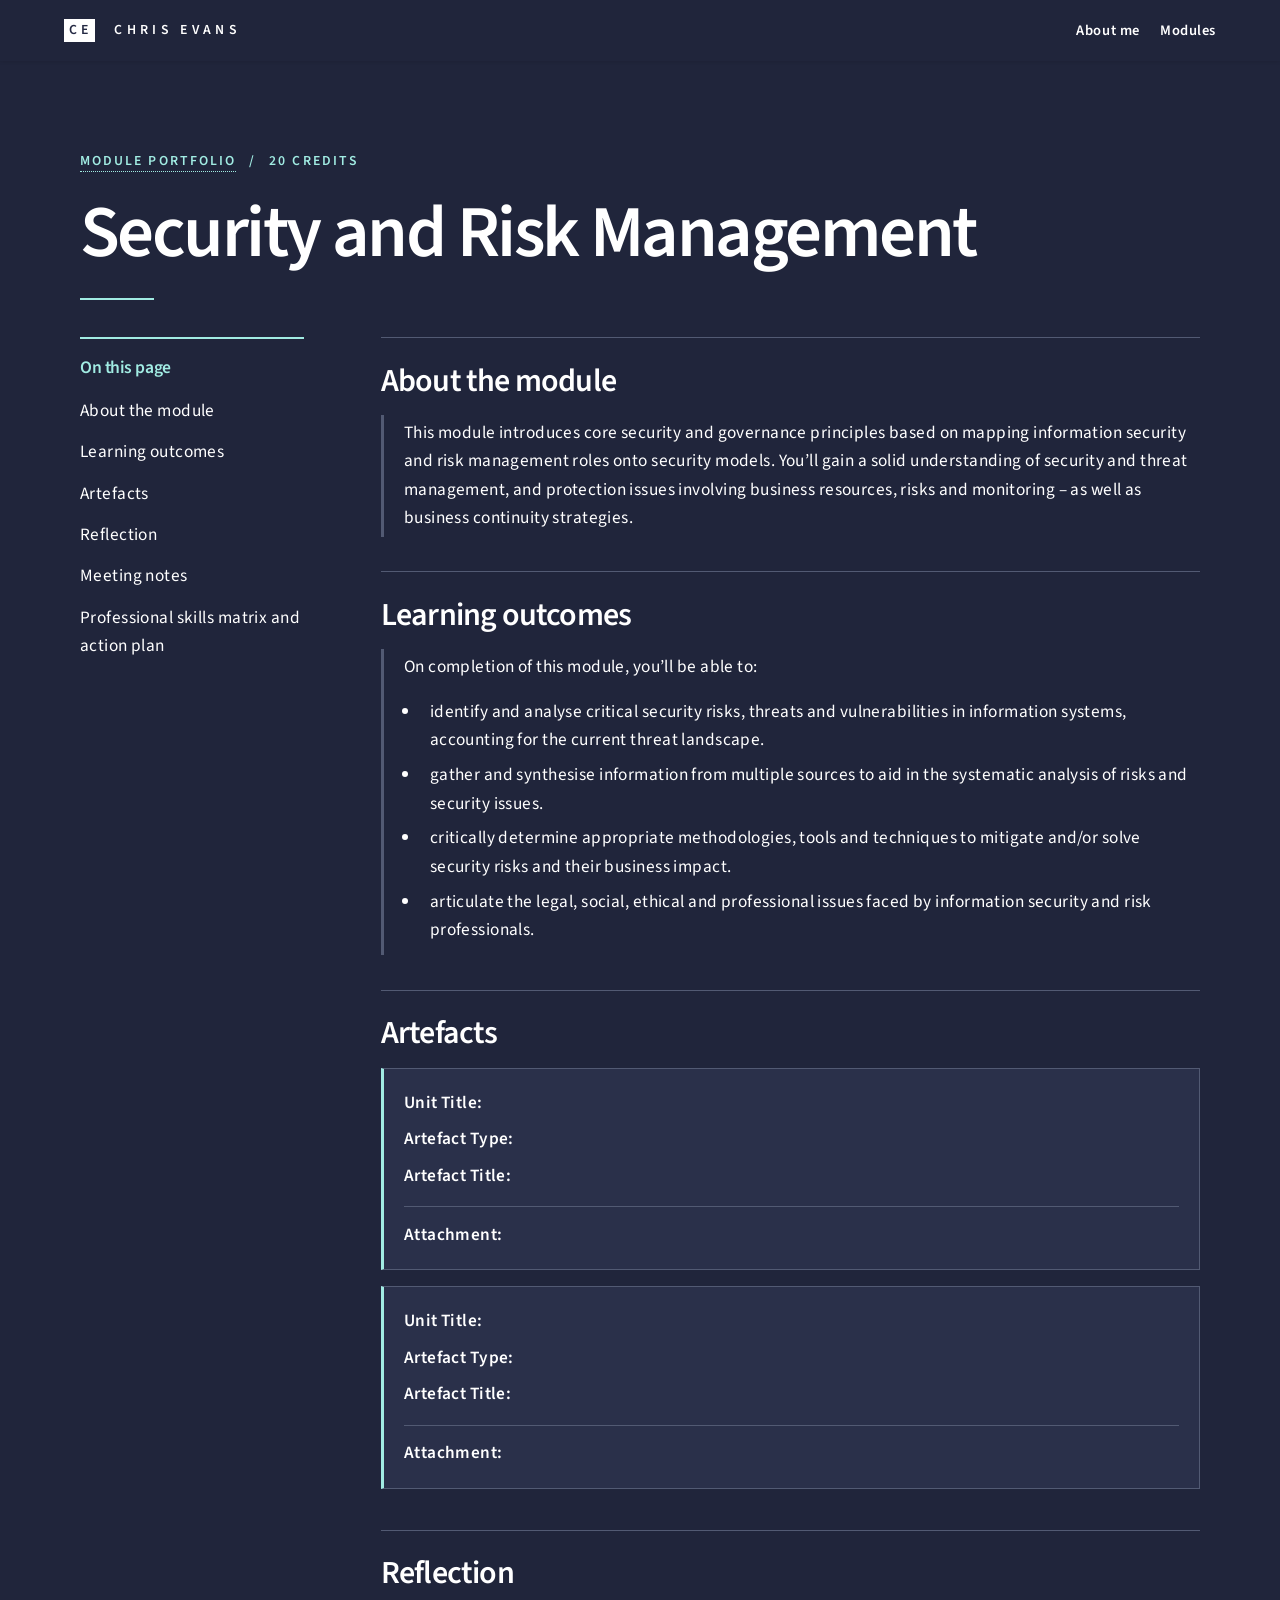
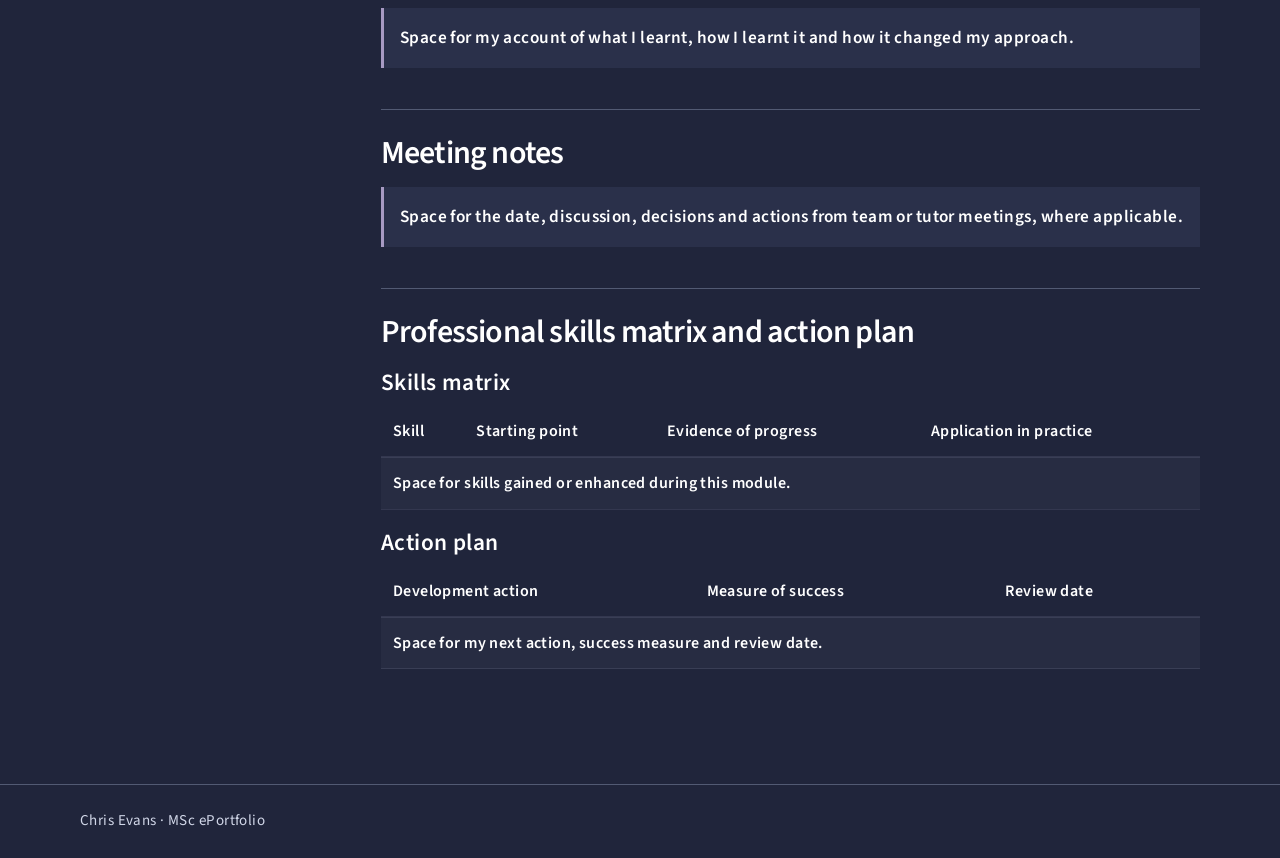
<file: modules/security-and-risk-management.html>
<!doctype html>
<!-- Adapted from Forty by HTML5 UP, licensed under CC BY 3.0. -->
<html lang="en-GB">
<head>
  <meta charset="utf-8">
  <meta name="viewport" content="width=device-width,initial-scale=1">
  <title>Security and Risk Management | Chris Evans</title>
  <link rel="stylesheet" href="../assets/css/main.css">
  <link rel="stylesheet" href="../assets/css/portfolio.css">
</head>
<body>
<a class="skip-link" href="#content">Skip to content</a>
<div id="wrapper">
  <header id="header">
    <a class="logo" href="../index.html"><strong>CE</strong> <span>Chris Evans</span></a>
    <nav aria-label="Portfolio navigation">
      <a href="../about.html">About me</a>
      <a href="../modules.html">Modules</a>
    </nav>
  </header>
  <main id="content" tabindex="-1">
    <div class="reading">
      <p class="folio-label"><a href="../modules.html">Module portfolio</a> <span aria-hidden="true">/</span> 20 credits</p>
      <header class="major"><h1>Security and Risk Management</h1></header>
      <div class="module-layout">
        <nav aria-label="On this page" class="on-page"><h2>On this page</h2><ul>
          <li><a href="#about-the-module">About the module</a></li>
          <li><a href="#outcomes">Learning outcomes</a></li>
          <li><a href="#artefacts">Artefacts</a></li>
          <li><a href="#reflection">Reflection</a></li>
          <li><a href="#meetings">Meeting notes</a></li>
          <li><a href="#skills">Professional skills matrix and action plan</a></li>
        </ul></nav>
        <div class="sections">
          <section id="about-the-module">
            <h2>About the module</h2>
            <blockquote class="brochure-quotation">
              <p>This module introduces core security and governance principles based on mapping information security and risk management roles onto security models. You’ll gain a solid understanding of security and threat management, and protection issues involving business resources, risks and monitoring – as well as business continuity strategies.</p>
            </blockquote>
          </section>
          <section id="outcomes">
            <h2>Learning outcomes</h2>
            <blockquote class="brochure-quotation">
              <p>On completion of this module, you’ll be able to:</p>
              <ul>
                <li>identify and analyse critical security risks, threats and vulnerabilities in information systems, accounting for the current threat landscape.</li>
                <li>gather and synthesise information from multiple sources to aid in the systematic analysis of risks and security issues.</li>
                <li>critically determine appropriate methodologies, tools and techniques to mitigate and/or solve security risks and their business impact.</li>
                <li>articulate the legal, social, ethical and professional issues faced by information security and risk professionals.</li>
              </ul>
            </blockquote>
          </section>
          <section id="artefacts">
            <h2>Artefacts</h2>
            <article id="artefact-1" class="artefact-card" aria-label="Artefact 1">
              <dl>
                <dt>Unit Title:</dt><dd></dd>
                <dt>Artefact Type:</dt><dd></dd>
                <dt>Artefact Title:</dt><dd></dd>
              </dl>
              <p class="artefact-file"><strong>Attachment:</strong></p>
            </article>
            <article id="artefact-2" class="artefact-card" aria-label="Artefact 2">
              <dl>
                <dt>Unit Title:</dt><dd></dd>
                <dt>Artefact Type:</dt><dd></dd>
                <dt>Artefact Title:</dt><dd></dd>
              </dl>
              <p class="artefact-file"><strong>Attachment:</strong></p>
            </article>
          </section>
          <section id="reflection"><h2>Reflection</h2><p class="entry"><strong>Space for my account of what I learnt, how I learnt it and how it changed my approach.</strong></p></section>
          <section id="meetings"><h2>Meeting notes</h2><p class="entry"><strong>Space for the date, discussion, decisions and actions from team or tutor meetings, where applicable.</strong></p></section>
          <section id="skills"><h2>Professional skills matrix and action plan</h2>
            <h3>Skills matrix</h3><div class="scroll-table" tabindex="0" role="region" aria-label="Skills matrix"><table aria-label="Skills matrix"><thead><tr><th scope="col">Skill</th><th scope="col">Starting point</th><th scope="col">Evidence of progress</th><th scope="col">Application in practice</th></tr></thead><tbody><tr><td colspan="4"><strong>Space for skills gained or enhanced during this module.</strong></td></tr></tbody></table></div>
            <h3>Action plan</h3><div class="scroll-table" tabindex="0" role="region" aria-label="Action plan"><table aria-label="Action plan"><thead><tr><th scope="col">Development action</th><th scope="col">Measure of success</th><th scope="col">Review date</th></tr></thead><tbody><tr><td colspan="3"><strong>Space for my next action, success measure and review date.</strong></td></tr></tbody></table></div>
          </section>
        </div>
      </div>
    </div>
  </main>
  <footer id="footer"><div class="footer-inner">
    <span>Chris Evans · MSc ePortfolio</span>
  </div></footer>
</div>
</body>
</html>
</file>
<file: assets/css/main.css>
@import url("https://fonts.googleapis.com/css?family=Source+Sans+Pro:300,300italic,600,600italic");

/*
	Forty by HTML5 UP
	html5up.net | @ajlkn
	Free for personal and commercial use under the CCA 3.0 license (html5up.net/license)
*/

html, body, div, span, applet, object,
iframe, h1, h2, h3, h4, h5, h6, p, blockquote,
pre, a, abbr, acronym, address, big, cite,
code, del, dfn, em, img, ins, kbd, q, s, samp,
small, strike, strong, sub, sup, tt, var, b,
u, i, center, dl, dt, dd, ol, ul, li, fieldset,
form, label, legend, table, caption, tbody,
tfoot, thead, tr, th, td, article, aside,
canvas, details, embed, figure, figcaption,
footer, header, hgroup, menu, nav, output, ruby,
section, summary, time, mark, audio, video {
	margin: 0;
	padding: 0;
	border: 0;
	font-size: 100%;
	font: inherit;
	vertical-align: baseline;}

article, aside, details, figcaption, figure,
footer, header, hgroup, menu, nav, section {
	display: block;}

body {
	line-height: 1;
}

ol, ul {
	list-style: none;
}

blockquote, q {
	quotes: none;
}

	blockquote:before, blockquote:after, q:before, q:after {
		content: '';
		content: none;
	}

table {
	border-collapse: collapse;
	border-spacing: 0;
}

body {
	-webkit-text-size-adjust: none;
}

mark {
	background-color: transparent;
	color: inherit;
}

input::-moz-focus-inner {
	border: 0;
	padding: 0;
}

input, select, textarea {
	-moz-appearance: none;
	-webkit-appearance: none;
	-ms-appearance: none;
	appearance: none;
}

/* Basic */

	@-ms-viewport {
		width: device-width;
	}

	body {
		-ms-overflow-style: scrollbar;
	}

	@media screen and (max-width: 480px) {

		html, body {
			min-width: 320px;
		}

	}

	html {
		box-sizing: border-box;
	}

	*, *:before, *:after {
		box-sizing: inherit;
	}

	body {
		background: #242943;
	}

		body.is-preload *, body.is-preload *:before, body.is-preload *:after {
			-moz-animation: none !important;
			-webkit-animation: none !important;
			-ms-animation: none !important;
			animation: none !important;
			-moz-transition: none !important;
			-webkit-transition: none !important;
			-ms-transition: none !important;
			transition: none !important;
		}

/* Type */

	body, input, select, textarea {
		color: #ffffff;
		font-family: "Source Sans Pro", Helvetica, sans-serif;
		font-size: 17pt;
		font-weight: 300;
		letter-spacing: 0.025em;
		line-height: 1.65;
	}

		@media screen and (max-width: 1680px) {

			body, input, select, textarea {
				font-size: 14pt;
			}

		}

		@media screen and (max-width: 1280px) {

			body, input, select, textarea {
				font-size: 12pt;
			}

		}

		@media screen and (max-width: 360px) {

			body, input, select, textarea {
				font-size: 11pt;
			}

		}

	a {
		-moz-transition: color 0.2s ease-in-out, border-bottom-color 0.2s ease-in-out;
		-webkit-transition: color 0.2s ease-in-out, border-bottom-color 0.2s ease-in-out;
		-ms-transition: color 0.2s ease-in-out, border-bottom-color 0.2s ease-in-out;
		transition: color 0.2s ease-in-out, border-bottom-color 0.2s ease-in-out;
		border-bottom: dotted 1px;
		color: inherit;
		text-decoration: none;
	}

		a:hover {
			border-bottom-color: transparent;
			color: #9bf1ff !important;
		}

		a:active {
			color: #53e3fb !important;
		}

	strong, b {
		color: #ffffff;
		font-weight: 600;
	}

	em, i {
		font-style: italic;
	}

	p {
		margin: 0 0 2em 0;
	}

	h1, h2, h3, h4, h5, h6 {
		color: #ffffff;
		font-weight: 600;
		line-height: 1.65;
		margin: 0 0 1em 0;
	}

		h1 a, h2 a, h3 a, h4 a, h5 a, h6 a {
			color: inherit;
			border-bottom: 0;
		}

	h1 {
		font-size: 2.5em;
	}

	h2 {
		font-size: 1.75em;
	}

	h3 {
		font-size: 1.35em;
	}

	h4 {
		font-size: 1.1em;
	}

	h5 {
		font-size: 0.9em;
	}

	h6 {
		font-size: 0.7em;
	}

	@media screen and (max-width: 736px) {

		h1 {
			font-size: 2em;
		}

		h2 {
			font-size: 1.5em;
		}

		h3 {
			font-size: 1.25em;
		}

	}

	sub {
		font-size: 0.8em;
		position: relative;
		top: 0.5em;
	}

	sup {
		font-size: 0.8em;
		position: relative;
		top: -0.5em;
	}

	blockquote {
		border-left: solid 4px rgba(212, 212, 255, 0.1);
		font-style: italic;
		margin: 0 0 2em 0;
		padding: 0.5em 0 0.5em 2em;
	}

	code {
		background: rgba(212, 212, 255, 0.035);
		font-family: "Courier New", monospace;
		font-size: 0.9em;
		margin: 0 0.25em;
		padding: 0.25em 0.65em;
	}

	pre {
		-webkit-overflow-scrolling: touch;
		font-family: "Courier New", monospace;
		font-size: 0.9em;
		margin: 0 0 2em 0;
	}

		pre code {
			display: block;
			line-height: 1.75;
			padding: 1em 1.5em;
			overflow-x: auto;
		}

	hr {
		border: 0;
		border-bottom: solid 1px rgba(212, 212, 255, 0.1);
		margin: 2em 0;
	}

		hr.major {
			margin: 3em 0;
		}

	.align-left {
		text-align: left;
	}

	.align-center {
		text-align: center;
	}

	.align-right {
		text-align: right;
	}

/* Row */

	.row {
		display: flex;
		flex-wrap: wrap;
		box-sizing: border-box;
		align-items: stretch;
	}

		.row > * {
			box-sizing: border-box;
		}

		.row.gtr-uniform > * > :last-child {
			margin-bottom: 0;
		}

		.row.aln-left {
			justify-content: flex-start;
		}

		.row.aln-center {
			justify-content: center;
		}

		.row.aln-right {
			justify-content: flex-end;
		}

		.row.aln-top {
			align-items: flex-start;
		}

		.row.aln-middle {
			align-items: center;
		}

		.row.aln-bottom {
			align-items: flex-end;
		}

		.row > .imp {
			order: -1;
		}

		.row > .col-1 {
			width: 8.33333%;
		}

		.row > .off-1 {
			margin-left: 8.33333%;
		}

		.row > .col-2 {
			width: 16.66667%;
		}

		.row > .off-2 {
			margin-left: 16.66667%;
		}

		.row > .col-3 {
			width: 25%;
		}

		.row > .off-3 {
			margin-left: 25%;
		}

		.row > .col-4 {
			width: 33.33333%;
		}

		.row > .off-4 {
			margin-left: 33.33333%;
		}

		.row > .col-5 {
			width: 41.66667%;
		}

		.row > .off-5 {
			margin-left: 41.66667%;
		}

		.row > .col-6 {
			width: 50%;
		}

		.row > .off-6 {
			margin-left: 50%;
		}

		.row > .col-7 {
			width: 58.33333%;
		}

		.row > .off-7 {
			margin-left: 58.33333%;
		}

		.row > .col-8 {
			width: 66.66667%;
		}

		.row > .off-8 {
			margin-left: 66.66667%;
		}

		.row > .col-9 {
			width: 75%;
		}

		.row > .off-9 {
			margin-left: 75%;
		}

		.row > .col-10 {
			width: 83.33333%;
		}

		.row > .off-10 {
			margin-left: 83.33333%;
		}

		.row > .col-11 {
			width: 91.66667%;
		}

		.row > .off-11 {
			margin-left: 91.66667%;
		}

		.row > .col-12 {
			width: 100%;
		}

		.row > .off-12 {
			margin-left: 100%;
		}

		.row.gtr-0 {
			margin-top: 0;
			margin-left: 0em;
		}

			.row.gtr-0 > * {
				padding: 0 0 0 0em;
			}

			.row.gtr-0.gtr-uniform {
				margin-top: 0em;
			}

				.row.gtr-0.gtr-uniform > * {
					padding-top: 0em;
				}

		.row.gtr-25 {
			margin-top: 0;
			margin-left: -0.5em;
		}

			.row.gtr-25 > * {
				padding: 0 0 0 0.5em;
			}

			.row.gtr-25.gtr-uniform {
				margin-top: -0.5em;
			}

				.row.gtr-25.gtr-uniform > * {
					padding-top: 0.5em;
				}

		.row.gtr-50 {
			margin-top: 0;
			margin-left: -1em;
		}

			.row.gtr-50 > * {
				padding: 0 0 0 1em;
			}

			.row.gtr-50.gtr-uniform {
				margin-top: -1em;
			}

				.row.gtr-50.gtr-uniform > * {
					padding-top: 1em;
				}

		.row {
			margin-top: 0;
			margin-left: -2em;
		}

			.row > * {
				padding: 0 0 0 2em;
			}

			.row.gtr-uniform {
				margin-top: -2em;
			}

				.row.gtr-uniform > * {
					padding-top: 2em;
				}

		.row.gtr-150 {
			margin-top: 0;
			margin-left: -3em;
		}

			.row.gtr-150 > * {
				padding: 0 0 0 3em;
			}

			.row.gtr-150.gtr-uniform {
				margin-top: -3em;
			}

				.row.gtr-150.gtr-uniform > * {
					padding-top: 3em;
				}

		.row.gtr-200 {
			margin-top: 0;
			margin-left: -4em;
		}

			.row.gtr-200 > * {
				padding: 0 0 0 4em;
			}

			.row.gtr-200.gtr-uniform {
				margin-top: -4em;
			}

				.row.gtr-200.gtr-uniform > * {
					padding-top: 4em;
				}

		@media screen and (max-width: 1680px) {

			.row {
				display: flex;
				flex-wrap: wrap;
				box-sizing: border-box;
				align-items: stretch;
			}

				.row > * {
					box-sizing: border-box;
				}

				.row.gtr-uniform > * > :last-child {
					margin-bottom: 0;
				}

				.row.aln-left {
					justify-content: flex-start;
				}

				.row.aln-center {
					justify-content: center;
				}

				.row.aln-right {
					justify-content: flex-end;
				}

				.row.aln-top {
					align-items: flex-start;
				}

				.row.aln-middle {
					align-items: center;
				}

				.row.aln-bottom {
					align-items: flex-end;
				}

				.row > .imp-xlarge {
					order: -1;
				}

				.row > .col-1-xlarge {
					width: 8.33333%;
				}

				.row > .off-1-xlarge {
					margin-left: 8.33333%;
				}

				.row > .col-2-xlarge {
					width: 16.66667%;
				}

				.row > .off-2-xlarge {
					margin-left: 16.66667%;
				}

				.row > .col-3-xlarge {
					width: 25%;
				}

				.row > .off-3-xlarge {
					margin-left: 25%;
				}

				.row > .col-4-xlarge {
					width: 33.33333%;
				}

				.row > .off-4-xlarge {
					margin-left: 33.33333%;
				}

				.row > .col-5-xlarge {
					width: 41.66667%;
				}

				.row > .off-5-xlarge {
					margin-left: 41.66667%;
				}

				.row > .col-6-xlarge {
					width: 50%;
				}

				.row > .off-6-xlarge {
					margin-left: 50%;
				}

				.row > .col-7-xlarge {
					width: 58.33333%;
				}

				.row > .off-7-xlarge {
					margin-left: 58.33333%;
				}

				.row > .col-8-xlarge {
					width: 66.66667%;
				}

				.row > .off-8-xlarge {
					margin-left: 66.66667%;
				}

				.row > .col-9-xlarge {
					width: 75%;
				}

				.row > .off-9-xlarge {
					margin-left: 75%;
				}

				.row > .col-10-xlarge {
					width: 83.33333%;
				}

				.row > .off-10-xlarge {
					margin-left: 83.33333%;
				}

				.row > .col-11-xlarge {
					width: 91.66667%;
				}

				.row > .off-11-xlarge {
					margin-left: 91.66667%;
				}

				.row > .col-12-xlarge {
					width: 100%;
				}

				.row > .off-12-xlarge {
					margin-left: 100%;
				}

				.row.gtr-0 {
					margin-top: 0;
					margin-left: 0em;
				}

					.row.gtr-0 > * {
						padding: 0 0 0 0em;
					}

					.row.gtr-0.gtr-uniform {
						margin-top: 0em;
					}

						.row.gtr-0.gtr-uniform > * {
							padding-top: 0em;
						}

				.row.gtr-25 {
					margin-top: 0;
					margin-left: -0.5em;
				}

					.row.gtr-25 > * {
						padding: 0 0 0 0.5em;
					}

					.row.gtr-25.gtr-uniform {
						margin-top: -0.5em;
					}

						.row.gtr-25.gtr-uniform > * {
							padding-top: 0.5em;
						}

				.row.gtr-50 {
					margin-top: 0;
					margin-left: -1em;
				}

					.row.gtr-50 > * {
						padding: 0 0 0 1em;
					}

					.row.gtr-50.gtr-uniform {
						margin-top: -1em;
					}

						.row.gtr-50.gtr-uniform > * {
							padding-top: 1em;
						}

				.row {
					margin-top: 0;
					margin-left: -2em;
				}

					.row > * {
						padding: 0 0 0 2em;
					}

					.row.gtr-uniform {
						margin-top: -2em;
					}

						.row.gtr-uniform > * {
							padding-top: 2em;
						}

				.row.gtr-150 {
					margin-top: 0;
					margin-left: -3em;
				}

					.row.gtr-150 > * {
						padding: 0 0 0 3em;
					}

					.row.gtr-150.gtr-uniform {
						margin-top: -3em;
					}

						.row.gtr-150.gtr-uniform > * {
							padding-top: 3em;
						}

				.row.gtr-200 {
					margin-top: 0;
					margin-left: -4em;
				}

					.row.gtr-200 > * {
						padding: 0 0 0 4em;
					}

					.row.gtr-200.gtr-uniform {
						margin-top: -4em;
					}

						.row.gtr-200.gtr-uniform > * {
							padding-top: 4em;
						}

		}

		@media screen and (max-width: 1280px) {

			.row {
				display: flex;
				flex-wrap: wrap;
				box-sizing: border-box;
				align-items: stretch;
			}

				.row > * {
					box-sizing: border-box;
				}

				.row.gtr-uniform > * > :last-child {
					margin-bottom: 0;
				}

				.row.aln-left {
					justify-content: flex-start;
				}

				.row.aln-center {
					justify-content: center;
				}

				.row.aln-right {
					justify-content: flex-end;
				}

				.row.aln-top {
					align-items: flex-start;
				}

				.row.aln-middle {
					align-items: center;
				}

				.row.aln-bottom {
					align-items: flex-end;
				}

				.row > .imp-large {
					order: -1;
				}

				.row > .col-1-large {
					width: 8.33333%;
				}

				.row > .off-1-large {
					margin-left: 8.33333%;
				}

				.row > .col-2-large {
					width: 16.66667%;
				}

				.row > .off-2-large {
					margin-left: 16.66667%;
				}

				.row > .col-3-large {
					width: 25%;
				}

				.row > .off-3-large {
					margin-left: 25%;
				}

				.row > .col-4-large {
					width: 33.33333%;
				}

				.row > .off-4-large {
					margin-left: 33.33333%;
				}

				.row > .col-5-large {
					width: 41.66667%;
				}

				.row > .off-5-large {
					margin-left: 41.66667%;
				}

				.row > .col-6-large {
					width: 50%;
				}

				.row > .off-6-large {
					margin-left: 50%;
				}

				.row > .col-7-large {
					width: 58.33333%;
				}

				.row > .off-7-large {
					margin-left: 58.33333%;
				}

				.row > .col-8-large {
					width: 66.66667%;
				}

				.row > .off-8-large {
					margin-left: 66.66667%;
				}

				.row > .col-9-large {
					width: 75%;
				}

				.row > .off-9-large {
					margin-left: 75%;
				}

				.row > .col-10-large {
					width: 83.33333%;
				}

				.row > .off-10-large {
					margin-left: 83.33333%;
				}

				.row > .col-11-large {
					width: 91.66667%;
				}

				.row > .off-11-large {
					margin-left: 91.66667%;
				}

				.row > .col-12-large {
					width: 100%;
				}

				.row > .off-12-large {
					margin-left: 100%;
				}

				.row.gtr-0 {
					margin-top: 0;
					margin-left: 0em;
				}

					.row.gtr-0 > * {
						padding: 0 0 0 0em;
					}

					.row.gtr-0.gtr-uniform {
						margin-top: 0em;
					}

						.row.gtr-0.gtr-uniform > * {
							padding-top: 0em;
						}

				.row.gtr-25 {
					margin-top: 0;
					margin-left: -0.375em;
				}

					.row.gtr-25 > * {
						padding: 0 0 0 0.375em;
					}

					.row.gtr-25.gtr-uniform {
						margin-top: -0.375em;
					}

						.row.gtr-25.gtr-uniform > * {
							padding-top: 0.375em;
						}

				.row.gtr-50 {
					margin-top: 0;
					margin-left: -0.75em;
				}

					.row.gtr-50 > * {
						padding: 0 0 0 0.75em;
					}

					.row.gtr-50.gtr-uniform {
						margin-top: -0.75em;
					}

						.row.gtr-50.gtr-uniform > * {
							padding-top: 0.75em;
						}

				.row {
					margin-top: 0;
					margin-left: -1.5em;
				}

					.row > * {
						padding: 0 0 0 1.5em;
					}

					.row.gtr-uniform {
						margin-top: -1.5em;
					}

						.row.gtr-uniform > * {
							padding-top: 1.5em;
						}

				.row.gtr-150 {
					margin-top: 0;
					margin-left: -2.25em;
				}

					.row.gtr-150 > * {
						padding: 0 0 0 2.25em;
					}

					.row.gtr-150.gtr-uniform {
						margin-top: -2.25em;
					}

						.row.gtr-150.gtr-uniform > * {
							padding-top: 2.25em;
						}

				.row.gtr-200 {
					margin-top: 0;
					margin-left: -3em;
				}

					.row.gtr-200 > * {
						padding: 0 0 0 3em;
					}

					.row.gtr-200.gtr-uniform {
						margin-top: -3em;
					}

						.row.gtr-200.gtr-uniform > * {
							padding-top: 3em;
						}

		}

		@media screen and (max-width: 980px) {

			.row {
				display: flex;
				flex-wrap: wrap;
				box-sizing: border-box;
				align-items: stretch;
			}

				.row > * {
					box-sizing: border-box;
				}

				.row.gtr-uniform > * > :last-child {
					margin-bottom: 0;
				}

				.row.aln-left {
					justify-content: flex-start;
				}

				.row.aln-center {
					justify-content: center;
				}

				.row.aln-right {
					justify-content: flex-end;
				}

				.row.aln-top {
					align-items: flex-start;
				}

				.row.aln-middle {
					align-items: center;
				}

				.row.aln-bottom {
					align-items: flex-end;
				}

				.row > .imp-medium {
					order: -1;
				}

				.row > .col-1-medium {
					width: 8.33333%;
				}

				.row > .off-1-medium {
					margin-left: 8.33333%;
				}

				.row > .col-2-medium {
					width: 16.66667%;
				}

				.row > .off-2-medium {
					margin-left: 16.66667%;
				}

				.row > .col-3-medium {
					width: 25%;
				}

				.row > .off-3-medium {
					margin-left: 25%;
				}

				.row > .col-4-medium {
					width: 33.33333%;
				}

				.row > .off-4-medium {
					margin-left: 33.33333%;
				}

				.row > .col-5-medium {
					width: 41.66667%;
				}

				.row > .off-5-medium {
					margin-left: 41.66667%;
				}

				.row > .col-6-medium {
					width: 50%;
				}

				.row > .off-6-medium {
					margin-left: 50%;
				}

				.row > .col-7-medium {
					width: 58.33333%;
				}

				.row > .off-7-medium {
					margin-left: 58.33333%;
				}

				.row > .col-8-medium {
					width: 66.66667%;
				}

				.row > .off-8-medium {
					margin-left: 66.66667%;
				}

				.row > .col-9-medium {
					width: 75%;
				}

				.row > .off-9-medium {
					margin-left: 75%;
				}

				.row > .col-10-medium {
					width: 83.33333%;
				}

				.row > .off-10-medium {
					margin-left: 83.33333%;
				}

				.row > .col-11-medium {
					width: 91.66667%;
				}

				.row > .off-11-medium {
					margin-left: 91.66667%;
				}

				.row > .col-12-medium {
					width: 100%;
				}

				.row > .off-12-medium {
					margin-left: 100%;
				}

				.row.gtr-0 {
					margin-top: 0;
					margin-left: 0em;
				}

					.row.gtr-0 > * {
						padding: 0 0 0 0em;
					}

					.row.gtr-0.gtr-uniform {
						margin-top: 0em;
					}

						.row.gtr-0.gtr-uniform > * {
							padding-top: 0em;
						}

				.row.gtr-25 {
					margin-top: 0;
					margin-left: -0.375em;
				}

					.row.gtr-25 > * {
						padding: 0 0 0 0.375em;
					}

					.row.gtr-25.gtr-uniform {
						margin-top: -0.375em;
					}

						.row.gtr-25.gtr-uniform > * {
							padding-top: 0.375em;
						}

				.row.gtr-50 {
					margin-top: 0;
					margin-left: -0.75em;
				}

					.row.gtr-50 > * {
						padding: 0 0 0 0.75em;
					}

					.row.gtr-50.gtr-uniform {
						margin-top: -0.75em;
					}

						.row.gtr-50.gtr-uniform > * {
							padding-top: 0.75em;
						}

				.row {
					margin-top: 0;
					margin-left: -1.5em;
				}

					.row > * {
						padding: 0 0 0 1.5em;
					}

					.row.gtr-uniform {
						margin-top: -1.5em;
					}

						.row.gtr-uniform > * {
							padding-top: 1.5em;
						}

				.row.gtr-150 {
					margin-top: 0;
					margin-left: -2.25em;
				}

					.row.gtr-150 > * {
						padding: 0 0 0 2.25em;
					}

					.row.gtr-150.gtr-uniform {
						margin-top: -2.25em;
					}

						.row.gtr-150.gtr-uniform > * {
							padding-top: 2.25em;
						}

				.row.gtr-200 {
					margin-top: 0;
					margin-left: -3em;
				}

					.row.gtr-200 > * {
						padding: 0 0 0 3em;
					}

					.row.gtr-200.gtr-uniform {
						margin-top: -3em;
					}

						.row.gtr-200.gtr-uniform > * {
							padding-top: 3em;
						}

		}

		@media screen and (max-width: 736px) {

			.row {
				display: flex;
				flex-wrap: wrap;
				box-sizing: border-box;
				align-items: stretch;
			}

				.row > * {
					box-sizing: border-box;
				}

				.row.gtr-uniform > * > :last-child {
					margin-bottom: 0;
				}

				.row.aln-left {
					justify-content: flex-start;
				}

				.row.aln-center {
					justify-content: center;
				}

				.row.aln-right {
					justify-content: flex-end;
				}

				.row.aln-top {
					align-items: flex-start;
				}

				.row.aln-middle {
					align-items: center;
				}

				.row.aln-bottom {
					align-items: flex-end;
				}

				.row > .imp-small {
					order: -1;
				}

				.row > .col-1-small {
					width: 8.33333%;
				}

				.row > .off-1-small {
					margin-left: 8.33333%;
				}

				.row > .col-2-small {
					width: 16.66667%;
				}

				.row > .off-2-small {
					margin-left: 16.66667%;
				}

				.row > .col-3-small {
					width: 25%;
				}

				.row > .off-3-small {
					margin-left: 25%;
				}

				.row > .col-4-small {
					width: 33.33333%;
				}

				.row > .off-4-small {
					margin-left: 33.33333%;
				}

				.row > .col-5-small {
					width: 41.66667%;
				}

				.row > .off-5-small {
					margin-left: 41.66667%;
				}

				.row > .col-6-small {
					width: 50%;
				}

				.row > .off-6-small {
					margin-left: 50%;
				}

				.row > .col-7-small {
					width: 58.33333%;
				}

				.row > .off-7-small {
					margin-left: 58.33333%;
				}

				.row > .col-8-small {
					width: 66.66667%;
				}

				.row > .off-8-small {
					margin-left: 66.66667%;
				}

				.row > .col-9-small {
					width: 75%;
				}

				.row > .off-9-small {
					margin-left: 75%;
				}

				.row > .col-10-small {
					width: 83.33333%;
				}

				.row > .off-10-small {
					margin-left: 83.33333%;
				}

				.row > .col-11-small {
					width: 91.66667%;
				}

				.row > .off-11-small {
					margin-left: 91.66667%;
				}

				.row > .col-12-small {
					width: 100%;
				}

				.row > .off-12-small {
					margin-left: 100%;
				}

				.row.gtr-0 {
					margin-top: 0;
					margin-left: 0em;
				}

					.row.gtr-0 > * {
						padding: 0 0 0 0em;
					}

					.row.gtr-0.gtr-uniform {
						margin-top: 0em;
					}

						.row.gtr-0.gtr-uniform > * {
							padding-top: 0em;
						}

				.row.gtr-25 {
					margin-top: 0;
					margin-left: -0.3125em;
				}

					.row.gtr-25 > * {
						padding: 0 0 0 0.3125em;
					}

					.row.gtr-25.gtr-uniform {
						margin-top: -0.3125em;
					}

						.row.gtr-25.gtr-uniform > * {
							padding-top: 0.3125em;
						}

				.row.gtr-50 {
					margin-top: 0;
					margin-left: -0.625em;
				}

					.row.gtr-50 > * {
						padding: 0 0 0 0.625em;
					}

					.row.gtr-50.gtr-uniform {
						margin-top: -0.625em;
					}

						.row.gtr-50.gtr-uniform > * {
							padding-top: 0.625em;
						}

				.row {
					margin-top: 0;
					margin-left: -1.25em;
				}

					.row > * {
						padding: 0 0 0 1.25em;
					}

					.row.gtr-uniform {
						margin-top: -1.25em;
					}

						.row.gtr-uniform > * {
							padding-top: 1.25em;
						}

				.row.gtr-150 {
					margin-top: 0;
					margin-left: -1.875em;
				}

					.row.gtr-150 > * {
						padding: 0 0 0 1.875em;
					}

					.row.gtr-150.gtr-uniform {
						margin-top: -1.875em;
					}

						.row.gtr-150.gtr-uniform > * {
							padding-top: 1.875em;
						}

				.row.gtr-200 {
					margin-top: 0;
					margin-left: -2.5em;
				}

					.row.gtr-200 > * {
						padding: 0 0 0 2.5em;
					}

					.row.gtr-200.gtr-uniform {
						margin-top: -2.5em;
					}

						.row.gtr-200.gtr-uniform > * {
							padding-top: 2.5em;
						}

		}

		@media screen and (max-width: 480px) {

			.row {
				display: flex;
				flex-wrap: wrap;
				box-sizing: border-box;
				align-items: stretch;
			}

				.row > * {
					box-sizing: border-box;
				}

				.row.gtr-uniform > * > :last-child {
					margin-bottom: 0;
				}

				.row.aln-left {
					justify-content: flex-start;
				}

				.row.aln-center {
					justify-content: center;
				}

				.row.aln-right {
					justify-content: flex-end;
				}

				.row.aln-top {
					align-items: flex-start;
				}

				.row.aln-middle {
					align-items: center;
				}

				.row.aln-bottom {
					align-items: flex-end;
				}

				.row > .imp-xsmall {
					order: -1;
				}

				.row > .col-1-xsmall {
					width: 8.33333%;
				}

				.row > .off-1-xsmall {
					margin-left: 8.33333%;
				}

				.row > .col-2-xsmall {
					width: 16.66667%;
				}

				.row > .off-2-xsmall {
					margin-left: 16.66667%;
				}

				.row > .col-3-xsmall {
					width: 25%;
				}

				.row > .off-3-xsmall {
					margin-left: 25%;
				}

				.row > .col-4-xsmall {
					width: 33.33333%;
				}

				.row > .off-4-xsmall {
					margin-left: 33.33333%;
				}

				.row > .col-5-xsmall {
					width: 41.66667%;
				}

				.row > .off-5-xsmall {
					margin-left: 41.66667%;
				}

				.row > .col-6-xsmall {
					width: 50%;
				}

				.row > .off-6-xsmall {
					margin-left: 50%;
				}

				.row > .col-7-xsmall {
					width: 58.33333%;
				}

				.row > .off-7-xsmall {
					margin-left: 58.33333%;
				}

				.row > .col-8-xsmall {
					width: 66.66667%;
				}

				.row > .off-8-xsmall {
					margin-left: 66.66667%;
				}

				.row > .col-9-xsmall {
					width: 75%;
				}

				.row > .off-9-xsmall {
					margin-left: 75%;
				}

				.row > .col-10-xsmall {
					width: 83.33333%;
				}

				.row > .off-10-xsmall {
					margin-left: 83.33333%;
				}

				.row > .col-11-xsmall {
					width: 91.66667%;
				}

				.row > .off-11-xsmall {
					margin-left: 91.66667%;
				}

				.row > .col-12-xsmall {
					width: 100%;
				}

				.row > .off-12-xsmall {
					margin-left: 100%;
				}

				.row.gtr-0 {
					margin-top: 0;
					margin-left: 0em;
				}

					.row.gtr-0 > * {
						padding: 0 0 0 0em;
					}

					.row.gtr-0.gtr-uniform {
						margin-top: 0em;
					}

						.row.gtr-0.gtr-uniform > * {
							padding-top: 0em;
						}

				.row.gtr-25 {
					margin-top: 0;
					margin-left: -0.3125em;
				}

					.row.gtr-25 > * {
						padding: 0 0 0 0.3125em;
					}

					.row.gtr-25.gtr-uniform {
						margin-top: -0.3125em;
					}

						.row.gtr-25.gtr-uniform > * {
							padding-top: 0.3125em;
						}

				.row.gtr-50 {
					margin-top: 0;
					margin-left: -0.625em;
				}

					.row.gtr-50 > * {
						padding: 0 0 0 0.625em;
					}

					.row.gtr-50.gtr-uniform {
						margin-top: -0.625em;
					}

						.row.gtr-50.gtr-uniform > * {
							padding-top: 0.625em;
						}

				.row {
					margin-top: 0;
					margin-left: -1.25em;
				}

					.row > * {
						padding: 0 0 0 1.25em;
					}

					.row.gtr-uniform {
						margin-top: -1.25em;
					}

						.row.gtr-uniform > * {
							padding-top: 1.25em;
						}

				.row.gtr-150 {
					margin-top: 0;
					margin-left: -1.875em;
				}

					.row.gtr-150 > * {
						padding: 0 0 0 1.875em;
					}

					.row.gtr-150.gtr-uniform {
						margin-top: -1.875em;
					}

						.row.gtr-150.gtr-uniform > * {
							padding-top: 1.875em;
						}

				.row.gtr-200 {
					margin-top: 0;
					margin-left: -2.5em;
				}

					.row.gtr-200 > * {
						padding: 0 0 0 2.5em;
					}

					.row.gtr-200.gtr-uniform {
						margin-top: -2.5em;
					}

						.row.gtr-200.gtr-uniform > * {
							padding-top: 2.5em;
						}

		}

/* Section/Article */

	section.special, article.special {
		text-align: center;
	}

	header.major {
		width: -moz-max-content;
		width: -webkit-max-content;
		width: -ms-max-content;
		width: max-content;
		margin-bottom: 2em;
	}

		header.major > :first-child {
			margin-bottom: 0;
			width: calc(100% + 0.5em);
		}

			header.major > :first-child:after {
				content: '';
				background-color: #ffffff;
				display: block;
				height: 2px;
				margin: 0.325em 0 0.5em 0;
				width: 100%;
			}

		header.major > p {
			font-size: 0.7em;
			font-weight: 600;
			letter-spacing: 0.25em;
			margin-bottom: 0;
			text-transform: uppercase;
		}

		body.is-ie header.major > :first-child:after {
			max-width: 9em;
		}

		body.is-ie header.major > h1:after {
			max-width: 100% !important;
		}

	@media screen and (max-width: 736px) {

		header.major > p br {
			display: none;
		}

	}

/* Form */

	form {
		margin: 0 0 2em 0;
	}

		form > :last-child {
			margin-bottom: 0;
		}

		form > .fields {
			display: -moz-flex;
			display: -webkit-flex;
			display: -ms-flex;
			display: flex;
			-moz-flex-wrap: wrap;
			-webkit-flex-wrap: wrap;
			-ms-flex-wrap: wrap;
			flex-wrap: wrap;
			width: calc(100% + 3em);
			margin: -1.5em 0 2em -1.5em;
		}

			form > .fields > .field {
				-moz-flex-grow: 0;
				-webkit-flex-grow: 0;
				-ms-flex-grow: 0;
				flex-grow: 0;
				-moz-flex-shrink: 0;
				-webkit-flex-shrink: 0;
				-ms-flex-shrink: 0;
				flex-shrink: 0;
				padding: 1.5em 0 0 1.5em;
				width: calc(100% - 1.5em);
			}

				form > .fields > .field.half {
					width: calc(50% - 0.75em);
				}

				form > .fields > .field.third {
					width: calc(100%/3 - 0.5em);
				}

				form > .fields > .field.quarter {
					width: calc(25% - 0.375em);
				}

		@media screen and (max-width: 480px) {

			form > .fields {
				width: calc(100% + 3em);
				margin: -1.5em 0 2em -1.5em;
			}

				form > .fields > .field {
					padding: 1.5em 0 0 1.5em;
					width: calc(100% - 1.5em);
				}

					form > .fields > .field.half {
						width: calc(100% - 1.5em);
					}

					form > .fields > .field.third {
						width: calc(100% - 1.5em);
					}

					form > .fields > .field.quarter {
						width: calc(100% - 1.5em);
					}

		}

	label {
		color: #ffffff;
		display: block;
		font-size: 0.8em;
		font-weight: 600;
		letter-spacing: 0.25em;
		margin: 0 0 1em 0;
		text-transform: uppercase;
	}

	input[type="text"],
	input[type="password"],
	input[type="email"],
	input[type="tel"],
	input[type="search"],
	input[type="url"],
	select,
	textarea {
		-moz-appearance: none;
		-webkit-appearance: none;
		-ms-appearance: none;
		appearance: none;
		background: rgba(212, 212, 255, 0.035);
		border: none;
		border-radius: 0;
		color: inherit;
		display: block;
		outline: 0;
		padding: 0 1em;
		text-decoration: none;
		width: 100%;
	}

		input[type="text"]:invalid,
		input[type="password"]:invalid,
		input[type="email"]:invalid,
		input[type="tel"]:invalid,
		input[type="search"]:invalid,
		input[type="url"]:invalid,
		select:invalid,
		textarea:invalid {
			box-shadow: none;
		}

		input[type="text"]:focus,
		input[type="password"]:focus,
		input[type="email"]:focus,
		input[type="tel"]:focus,
		input[type="search"]:focus,
		input[type="url"]:focus,
		select:focus,
		textarea:focus {
			border-color: #9bf1ff;
			box-shadow: 0 0 0 2px #9bf1ff;
		}

	select {
		background-image: url("data:image/svg+xml;charset=utf8,%3Csvg xmlns='http://www.w3.org/2000/svg' width='40' height='40' preserveAspectRatio='none' viewBox='0 0 40 40'%3E%3Cpath d='M9.4,12.3l10.4,10.4l10.4-10.4c0.2-0.2,0.5-0.4,0.9-0.4c0.3,0,0.6,0.1,0.9,0.4l3.3,3.3c0.2,0.2,0.4,0.5,0.4,0.9 c0,0.4-0.1,0.6-0.4,0.9L20.7,31.9c-0.2,0.2-0.5,0.4-0.9,0.4c-0.3,0-0.6-0.1-0.9-0.4L4.3,17.3c-0.2-0.2-0.4-0.5-0.4-0.9 c0-0.4,0.1-0.6,0.4-0.9l3.3-3.3c0.2-0.2,0.5-0.4,0.9-0.4S9.1,12.1,9.4,12.3z' fill='rgba(212, 212, 255, 0.1)' /%3E%3C/svg%3E");
		background-size: 1.25rem;
		background-repeat: no-repeat;
		background-position: calc(100% - 1rem) center;
		height: 2.75em;
		padding-right: 2.75em;
		text-overflow: ellipsis;
	}

		select option {
			color: #ffffff;
			background: #242943;
		}

		select:focus::-ms-value {
			background-color: transparent;
		}

		select::-ms-expand {
			display: none;
		}

	input[type="text"],
	input[type="password"],
	input[type="email"],
	input[type="tel"],
	input[type="search"],
	input[type="url"],
	select {
		height: 2.75em;
	}

	textarea {
		padding: 0.75em 1em;
	}

	input[type="checkbox"],
	input[type="radio"] {
		-moz-appearance: none;
		-webkit-appearance: none;
		-ms-appearance: none;
		appearance: none;
		display: block;
		float: left;
		margin-right: -2em;
		opacity: 0;
		width: 1em;
		z-index: -1;
	}

		input[type="checkbox"] + label,
		input[type="radio"] + label {
			text-decoration: none;
			color: #ffffff;
			cursor: pointer;
			display: inline-block;
			font-weight: 300;
			padding-left: 2.65em;
			padding-right: 0.75em;
			position: relative;
		}

			input[type="checkbox"] + label:before,
			input[type="radio"] + label:before {
				-moz-osx-font-smoothing: grayscale;
				-webkit-font-smoothing: antialiased;
				display: inline-block;
				font-style: normal;
				font-variant: normal;
				text-rendering: auto;
				line-height: 1;
				text-transform: none !important;
				font-family: 'Font Awesome 5 Free';
				font-weight: 900;
			}

			input[type="checkbox"] + label:before,
			input[type="radio"] + label:before {
				background: rgba(212, 212, 255, 0.035);
				content: '';
				display: inline-block;
				font-size: 0.8em;
				height: 2.0625em;
				left: 0;
				letter-spacing: 0;
				line-height: 2.0625em;
				position: absolute;
				text-align: center;
				top: 0;
				width: 2.0625em;
			}

		input[type="checkbox"]:checked + label:before,
		input[type="radio"]:checked + label:before {
			background: #ffffff;
			border-color: #9bf1ff;
			content: '\f00c';
			color: #242943;
		}

		input[type="checkbox"]:focus + label:before,
		input[type="radio"]:focus + label:before {
			box-shadow: 0 0 0 2px #9bf1ff;
		}

	input[type="radio"] + label:before {
		border-radius: 100%;
	}

	::-webkit-input-placeholder {
		color: rgba(244, 244, 255, 0.2) !important;
		opacity: 1.0;
	}

	:-moz-placeholder {
		color: rgba(244, 244, 255, 0.2) !important;
		opacity: 1.0;
	}

	::-moz-placeholder {
		color: rgba(244, 244, 255, 0.2) !important;
		opacity: 1.0;
	}

	:-ms-input-placeholder {
		color: rgba(244, 244, 255, 0.2) !important;
		opacity: 1.0;
	}

/* Box */

	.box {
		border: solid 1px rgba(212, 212, 255, 0.1);
		margin-bottom: 2em;
		padding: 1.5em;
	}

		.box > :last-child,
		.box > :last-child > :last-child,
		.box > :last-child > :last-child > :last-child {
			margin-bottom: 0;
		}

		.box.alt {
			border: 0;
			border-radius: 0;
			padding: 0;
		}

/* Icon */

	.icon {
		text-decoration: none;
		border-bottom: none;
		position: relative;
	}

		.icon:before {
			-moz-osx-font-smoothing: grayscale;
			-webkit-font-smoothing: antialiased;
			display: inline-block;
			font-style: normal;
			font-variant: normal;
			text-rendering: auto;
			line-height: 1;
			text-transform: none !important;
			font-family: 'Font Awesome 5 Free';
			font-weight: 400;
		}

		.icon > .label {
			display: none;
		}

		.icon:before {
			line-height: inherit;
		}

		.icon.solid:before {
			font-weight: 900;
		}

		.icon.brands:before {
			font-family: 'Font Awesome 5 Brands';
		}

		.icon.alt:before {
			background-color: #ffffff;
			border-radius: 100%;
			color: #242943;
			display: inline-block;
			height: 2em;
			line-height: 2em;
			text-align: center;
			width: 2em;
		}

	a.icon.alt:before {
		-moz-transition: background-color 0.2s ease-in-out;
		-webkit-transition: background-color 0.2s ease-in-out;
		-ms-transition: background-color 0.2s ease-in-out;
		transition: background-color 0.2s ease-in-out;
	}

	a.icon.alt:hover:before {
		background-color: #6fc3df;
	}

	a.icon.alt:active:before {
		background-color: #37a6cb;
	}

/* Image */

	.image {
		border: 0;
		display: inline-block;
		position: relative;
	}

		.image img {
			display: block;
		}

		.image.left, .image.right {
			max-width: 30%;
		}

			.image.left img, .image.right img {
				width: 100%;
			}

		.image.left {
			float: left;
			margin: 0 1.5em 1.25em 0;
			top: 0.25em;
		}

		.image.right {
			float: right;
			margin: 0 0 1.25em 1.5em;
			top: 0.25em;
		}

		.image.fit {
			display: block;
			margin: 0 0 2em 0;
			width: 100%;
		}

			.image.fit img {
				width: 100%;
			}

		.image.main {
			display: block;
			margin: 2.5em 0;
			width: 100%;
		}

			.image.main img {
				width: 100%;
			}

			@media screen and (max-width: 736px) {

				.image.main {
					margin: 1.5em 0;
				}

			}

/* List */

	ol {
		list-style: decimal;
		margin: 0 0 2em 0;
		padding-left: 1.25em;
	}

		ol li {
			padding-left: 0.25em;
		}

	ul {
		list-style: disc;
		margin: 0 0 2em 0;
		padding-left: 1em;
	}

		ul li {
			padding-left: 0.5em;
		}

		ul.alt {
			list-style: none;
			padding-left: 0;
		}

			ul.alt li {
				border-top: solid 1px rgba(212, 212, 255, 0.1);
				padding: 0.5em 0;
			}

				ul.alt li:first-child {
					border-top: 0;
					padding-top: 0;
				}

	dl {
		margin: 0 0 2em 0;
	}

		dl dt {
			display: block;
			font-weight: 600;
			margin: 0 0 1em 0;
		}

		dl dd {
			margin-left: 2em;
		}

/* Actions */

	ul.actions {
		display: -moz-flex;
		display: -webkit-flex;
		display: -ms-flex;
		display: flex;
		cursor: default;
		list-style: none;
		margin-left: -1em;
		padding-left: 0;
	}

		ul.actions li {
			padding: 0 0 0 1em;
			vertical-align: middle;
		}

		ul.actions.special {
			-moz-justify-content: center;
			-webkit-justify-content: center;
			-ms-justify-content: center;
			justify-content: center;
			width: 100%;
			margin-left: 0;
		}

			ul.actions.special li:first-child {
				padding-left: 0;
			}

		ul.actions.stacked {
			-moz-flex-direction: column;
			-webkit-flex-direction: column;
			-ms-flex-direction: column;
			flex-direction: column;
			margin-left: 0;
		}

			ul.actions.stacked li {
				padding: 1.3em 0 0 0;
			}

				ul.actions.stacked li:first-child {
					padding-top: 0;
				}

		ul.actions.fit {
			width: calc(100% + 1em);
		}

			ul.actions.fit li {
				-moz-flex-grow: 1;
				-webkit-flex-grow: 1;
				-ms-flex-grow: 1;
				flex-grow: 1;
				-moz-flex-shrink: 1;
				-webkit-flex-shrink: 1;
				-ms-flex-shrink: 1;
				flex-shrink: 1;
				width: 100%;
			}

				ul.actions.fit li > * {
					width: 100%;
				}

			ul.actions.fit.stacked {
				width: 100%;
			}

/* Icons */

	ul.icons {
		cursor: default;
		list-style: none;
		padding-left: 0;
	}

		ul.icons li {
			display: inline-block;
			padding: 0 1em 0 0;
		}

			ul.icons li:last-child {
				padding-right: 0;
			}

		@media screen and (max-width: 736px) {

			ul.icons li {
				padding: 0 0.75em 0 0;
			}

		}

/* Pagination */

	ul.pagination {
		cursor: default;
		list-style: none;
		padding-left: 0;
	}

		ul.pagination li {
			display: inline-block;
			padding-left: 0;
			vertical-align: middle;
		}

			ul.pagination li > .page {
				-moz-transition: background-color 0.2s ease-in-out, color 0.2s ease-in-out;
				-webkit-transition: background-color 0.2s ease-in-out, color 0.2s ease-in-out;
				-ms-transition: background-color 0.2s ease-in-out, color 0.2s ease-in-out;
				transition: background-color 0.2s ease-in-out, color 0.2s ease-in-out;
				border-bottom: 0;
				display: inline-block;
				font-size: 0.8em;
				font-weight: 600;
				height: 1.5em;
				line-height: 1.5em;
				margin: 0 0.125em;
				min-width: 1.5em;
				padding: 0 0.5em;
				text-align: center;
			}

				ul.pagination li > .page.active {
					background-color: #ffffff;
					color: #242943;
				}

					ul.pagination li > .page.active:hover {
						background-color: #9bf1ff;
						color: #242943 !important;
					}

					ul.pagination li > .page.active:active {
						background-color: #53e3fb;
					}

			ul.pagination li:first-child {
				padding-right: 0.75em;
			}

			ul.pagination li:last-child {
				padding-left: 0.75em;
			}

		@media screen and (max-width: 480px) {

			ul.pagination li:nth-child(n+2):nth-last-child(n+2) {
				display: none;
			}

			ul.pagination li:first-child {
				padding-right: 0;
			}

		}

/* Table */

	.table-wrapper {
		-webkit-overflow-scrolling: touch;
		overflow-x: auto;
	}

	table {
		margin: 0 0 2em 0;
		width: 100%;
	}

		table tbody tr {
			border: solid 1px rgba(212, 212, 255, 0.1);
			border-left: 0;
			border-right: 0;
		}

			table tbody tr:nth-child(2n + 1) {
				background-color: rgba(212, 212, 255, 0.035);
			}

		table td {
			padding: 0.75em 0.75em;
		}

		table th {
			color: #ffffff;
			font-size: 0.9em;
			font-weight: 600;
			padding: 0 0.75em 0.75em 0.75em;
			text-align: left;
		}

		table thead {
			border-bottom: solid 2px rgba(212, 212, 255, 0.1);
		}

		table tfoot {
			border-top: solid 2px rgba(212, 212, 255, 0.1);
		}

		table.alt {
			border-collapse: separate;
		}

			table.alt tbody tr td {
				border: solid 1px rgba(212, 212, 255, 0.1);
				border-left-width: 0;
				border-top-width: 0;
			}

				table.alt tbody tr td:first-child {
					border-left-width: 1px;
				}

			table.alt tbody tr:first-child td {
				border-top-width: 1px;
			}

			table.alt thead {
				border-bottom: 0;
			}

			table.alt tfoot {
				border-top: 0;
			}

/* Button */

	input[type="submit"],
	input[type="reset"],
	input[type="button"],
	button,
	.button {
		-moz-appearance: none;
		-webkit-appearance: none;
		-ms-appearance: none;
		appearance: none;
		-moz-transition: background-color 0.2s ease-in-out, box-shadow 0.2s ease-in-out, color 0.2s ease-in-out;
		-webkit-transition: background-color 0.2s ease-in-out, box-shadow 0.2s ease-in-out, color 0.2s ease-in-out;
		-ms-transition: background-color 0.2s ease-in-out, box-shadow 0.2s ease-in-out, color 0.2s ease-in-out;
		transition: background-color 0.2s ease-in-out, box-shadow 0.2s ease-in-out, color 0.2s ease-in-out;
		background-color: transparent;
		border: 0;
		border-radius: 0;
		box-shadow: inset 0 0 0 2px #ffffff;
		color: #ffffff;
		cursor: pointer;
		display: inline-block;
		font-size: 0.8em;
		font-weight: 600;
		height: 3.5em;
		letter-spacing: 0.25em;
		line-height: 3.5em;
		padding: 0 1.75em;
		text-align: center;
		text-decoration: none;
		text-transform: uppercase;
		white-space: nowrap;
	}

		input[type="submit"]:hover, input[type="submit"]:active,
		input[type="reset"]:hover,
		input[type="reset"]:active,
		input[type="button"]:hover,
		input[type="button"]:active,
		button:hover,
		button:active,
		.button:hover,
		.button:active {
			box-shadow: inset 0 0 0 2px #9bf1ff;
			color: #9bf1ff;
		}

		input[type="submit"]:active,
		input[type="reset"]:active,
		input[type="button"]:active,
		button:active,
		.button:active {
			background-color: rgba(155, 241, 255, 0.1);
			box-shadow: inset 0 0 0 2px #53e3fb;
			color: #53e3fb;
		}

		input[type="submit"].icon:before,
		input[type="reset"].icon:before,
		input[type="button"].icon:before,
		button.icon:before,
		.button.icon:before {
			margin-right: 0.5em;
		}

		input[type="submit"].fit,
		input[type="reset"].fit,
		input[type="button"].fit,
		button.fit,
		.button.fit {
			width: 100%;
		}

		input[type="submit"].small,
		input[type="reset"].small,
		input[type="button"].small,
		button.small,
		.button.small {
			font-size: 0.6em;
		}

		input[type="submit"].large,
		input[type="reset"].large,
		input[type="button"].large,
		button.large,
		.button.large {
			font-size: 1.25em;
			height: 3em;
			line-height: 3em;
		}

		input[type="submit"].next,
		input[type="reset"].next,
		input[type="button"].next,
		button.next,
		.button.next {
			padding-right: 4.5em;
			position: relative;
		}

			input[type="submit"].next:before, input[type="submit"].next:after,
			input[type="reset"].next:before,
			input[type="reset"].next:after,
			input[type="button"].next:before,
			input[type="button"].next:after,
			button.next:before,
			button.next:after,
			.button.next:before,
			.button.next:after {
				-moz-transition: opacity 0.2s ease-in-out;
				-webkit-transition: opacity 0.2s ease-in-out;
				-ms-transition: opacity 0.2s ease-in-out;
				transition: opacity 0.2s ease-in-out;
				background-position: center right;
				background-repeat: no-repeat;
				background-size: 36px 24px;
				content: '';
				display: block;
				height: 100%;
				position: absolute;
				right: 1.5em;
				top: 0;
				vertical-align: middle;
				width: 36px;
			}

			input[type="submit"].next:before,
			input[type="reset"].next:before,
			input[type="button"].next:before,
			button.next:before,
			.button.next:before {
				background-image: url("data:image/svg+xml;charset=utf8,%3Csvg xmlns='http://www.w3.org/2000/svg' xmlns:xlink='http://www.w3.org/1999/xlink' width='36px' height='24px' viewBox='0 0 36 24' zoomAndPan='disable'%3E%3Cstyle%3Eline %7B stroke: %23ffffff%3B stroke-width: 2px%3B %7D%3C/style%3E%3Cline x1='0' y1='12' x2='34' y2='12' /%3E%3Cline x1='25' y1='4' x2='34' y2='12.5' /%3E%3Cline x1='25' y1='20' x2='34' y2='11.5' /%3E%3C/svg%3E");
			}

			input[type="submit"].next:after,
			input[type="reset"].next:after,
			input[type="button"].next:after,
			button.next:after,
			.button.next:after {
				background-image: url("data:image/svg+xml;charset=utf8,%3Csvg xmlns='http://www.w3.org/2000/svg' xmlns:xlink='http://www.w3.org/1999/xlink' width='36px' height='24px' viewBox='0 0 36 24' zoomAndPan='disable'%3E%3Cstyle%3Eline %7B stroke: %239bf1ff%3B stroke-width: 2px%3B %7D%3C/style%3E%3Cline x1='0' y1='12' x2='34' y2='12' /%3E%3Cline x1='25' y1='4' x2='34' y2='12.5' /%3E%3Cline x1='25' y1='20' x2='34' y2='11.5' /%3E%3C/svg%3E");
				opacity: 0;
				z-index: 1;
			}

			input[type="submit"].next:hover:after, input[type="submit"].next:active:after,
			input[type="reset"].next:hover:after,
			input[type="reset"].next:active:after,
			input[type="button"].next:hover:after,
			input[type="button"].next:active:after,
			button.next:hover:after,
			button.next:active:after,
			.button.next:hover:after,
			.button.next:active:after {
				opacity: 1;
			}

			@media screen and (max-width: 1280px) {

				input[type="submit"].next,
				input[type="reset"].next,
				input[type="button"].next,
				button.next,
				.button.next {
					padding-right: 5em;
				}

			}

		input[type="submit"].primary,
		input[type="reset"].primary,
		input[type="button"].primary,
		button.primary,
		.button.primary {
			background-color: #ffffff;
			box-shadow: none;
			color: #242943;
		}

			input[type="submit"].primary:hover, input[type="submit"].primary:active,
			input[type="reset"].primary:hover,
			input[type="reset"].primary:active,
			input[type="button"].primary:hover,
			input[type="button"].primary:active,
			button.primary:hover,
			button.primary:active,
			.button.primary:hover,
			.button.primary:active {
				background-color: #9bf1ff;
				color: #242943 !important;
			}

			input[type="submit"].primary:active,
			input[type="reset"].primary:active,
			input[type="button"].primary:active,
			button.primary:active,
			.button.primary:active {
				background-color: #53e3fb;
			}

		input[type="submit"].disabled, input[type="submit"]:disabled,
		input[type="reset"].disabled,
		input[type="reset"]:disabled,
		input[type="button"].disabled,
		input[type="button"]:disabled,
		button.disabled,
		button:disabled,
		.button.disabled,
		.button:disabled {
			pointer-events: none;
			cursor: default;
			opacity: 0.25;
		}

/* Tiles */

	.tiles {
		display: -moz-flex;
		display: -webkit-flex;
		display: -ms-flex;
		display: flex;
		-moz-flex-wrap: wrap;
		-webkit-flex-wrap: wrap;
		-ms-flex-wrap: wrap;
		flex-wrap: wrap;
		border-top: 0 !important;
	}

		.tiles + * {
			border-top: 0 !important;
		}

		.tiles article {
			-moz-align-items: center;
			-webkit-align-items: center;
			-ms-align-items: center;
			align-items: center;
			display: -moz-flex;
			display: -webkit-flex;
			display: -ms-flex;
			display: flex;
			-moz-transition: -moz-transform 0.25s ease, opacity 0.25s ease, -moz-filter 1s ease, -webkit-filter 1s ease;
			-webkit-transition: -webkit-transform 0.25s ease, opacity 0.25s ease, -webkit-filter 1s ease, -webkit-filter 1s ease;
			-ms-transition: -ms-transform 0.25s ease, opacity 0.25s ease, -ms-filter 1s ease, -webkit-filter 1s ease;
			transition: transform 0.25s ease, opacity 0.25s ease, filter 1s ease, -webkit-filter 1s ease;
			padding: 4em 4em 2em 4em ;
			background-position: center;
			background-repeat: no-repeat;
			background-size: cover;
			cursor: default;
			height: 40vh;
			max-height: 40em;
			min-height: 23em;
			overflow: hidden;
			position: relative;
			width: 40%;
		}

			.tiles article .image {
				display: none;
			}

			.tiles article header {
				position: relative;
				z-index: 3;
			}

			.tiles article h3 {
				font-size: 1.75em;
			}

				.tiles article h3 a:hover {
					color: inherit !important;
				}

			.tiles article .link.primary {
				border: 0;
				height: 100%;
				left: 0;
				position: absolute;
				top: 0;
				width: 100%;
				z-index: 4;
			}

			.tiles article:before {
				-moz-transition: opacity 0.5s ease;
				-webkit-transition: opacity 0.5s ease;
				-ms-transition: opacity 0.5s ease;
				transition: opacity 0.5s ease;
				bottom: 0;
				content: '';
				display: block;
				height: 100%;
				left: 0;
				opacity: 0.85;
				position: absolute;
				width: 100%;
				z-index: 2;
			}

			.tiles article:after {
				background-color: rgba(36, 41, 67, 0.25);
				content: '';
				display: block;
				height: 100%;
				left: 0;
				position: absolute;
				top: 0;
				width: 100%;
				z-index: 1;
			}

			.tiles article:hover:before {
				opacity: 0;
			}

			.tiles article.is-transitioning {
				-moz-transform: scale(0.95);
				-webkit-transform: scale(0.95);
				-ms-transform: scale(0.95);
				transform: scale(0.95);
				-moz-filter: blur(0.5em);
				-webkit-filter: blur(0.5em);
				-ms-filter: blur(0.5em);
				filter: blur(0.5em);
				opacity: 0;
			}

			.tiles article:nth-child(4n - 1), .tiles article:nth-child(4n - 2) {
				width: 60%;
			}

			.tiles article:nth-child(6n - 5):before {
				background-color: #6fc3df;
			}

			.tiles article:nth-child(6n - 4):before {
				background-color: #8d82c4;
			}

			.tiles article:nth-child(6n - 3):before {
				background-color: #ec8d81;
			}

			.tiles article:nth-child(6n - 2):before {
				background-color: #e7b788;
			}

			.tiles article:nth-child(6n - 1):before {
				background-color: #8ea9e8;
			}

			.tiles article:nth-child(6n):before {
				background-color: #87c5a4;
			}

		@media screen and (max-width: 1280px) {

			.tiles article {
				padding: 4em 3em 2em 3em ;
				height: 30vh;
				max-height: 30em;
				min-height: 20em;
			}

		}

		@media screen and (max-width: 980px) {

			.tiles article {
				width: 50% !important;
			}

		}

		@media screen and (max-width: 736px) {

			.tiles article {
				padding: 3em 1.5em 1em 1.5em ;
				height: 16em;
				max-height: none;
				min-height: 0;
			}

				.tiles article h3 {
					font-size: 1.5em;
				}

		}

		@media screen and (max-width: 480px) {

			.tiles {
				display: block;
			}

				.tiles article {
					height: 20em;
					width: 100% !important;
				}

		}

/* Contact Method */

	.contact-method {
		margin: 0 0 2em 0;
		padding-left: 3.25em;
		position: relative;
	}

		.contact-method .icon {
			left: 0;
			position: absolute;
			top: 0;
		}

		.contact-method h3 {
			margin: 0 0 0.5em 0;
		}

/* Spotlights */

	.spotlights {
		border-top: 0 !important;
	}

		.spotlights + * {
			border-top: 0 !important;
		}

		.spotlights > section {
			display: -moz-flex;
			display: -webkit-flex;
			display: -ms-flex;
			display: flex;
			-moz-flex-direction: row;
			-webkit-flex-direction: row;
			-ms-flex-direction: row;
			flex-direction: row;
			background-color: #2e3450;
		}

			.spotlights > section > .image {
				background-position: center center;
				background-size: cover;
				border-radius: 0;
				display: block;
				position: relative;
				width: 30%;
			}

				.spotlights > section > .image img {
					border-radius: 0;
					display: block;
					width: 100%;
				}

				.spotlights > section > .image:before {
					background: rgba(36, 41, 67, 0.9);
					content: '';
					display: block;
					height: 100%;
					left: 0;
					opacity: 0;
					position: absolute;
					top: 0;
					width: 100%;
				}

			.spotlights > section > .content {
				display: -moz-flex;
				display: -webkit-flex;
				display: -ms-flex;
				display: flex;
				-moz-flex-direction: column;
				-webkit-flex-direction: column;
				-ms-flex-direction: column;
				flex-direction: column;
				-moz-justify-content: center;
				-webkit-justify-content: center;
				-ms-justify-content: center;
				justify-content: center;
				-moz-align-items: center;
				-webkit-align-items: center;
				-ms-align-items: center;
				align-items: center;
				padding: 2em 3em 0.1em 3em ;
				width: 70%;
			}

				.spotlights > section > .content > .inner {
					margin: 0 auto;
					max-width: 100%;
					width: 65em;
				}

			.spotlights > section:nth-child(2n) {
				-moz-flex-direction: row-reverse;
				-webkit-flex-direction: row-reverse;
				-ms-flex-direction: row-reverse;
				flex-direction: row-reverse;
				background-color: #333856;
			}

				.spotlights > section:nth-child(2n) > .content {
					-moz-align-items: -moz-flex-end;
					-webkit-align-items: -webkit-flex-end;
					-ms-align-items: -ms-flex-end;
					align-items: flex-end;
				}

		@media screen and (max-width: 1680px) {

			.spotlights > section > .image {
				width: 40%;
			}

			.spotlights > section > .content {
				width: 60%;
			}

		}

		@media screen and (max-width: 1280px) {

			.spotlights > section > .image {
				width: 45%;
			}

			.spotlights > section > .content {
				width: 55%;
			}

		}

		@media screen and (max-width: 980px) {

			.spotlights > section {
				display: block;
			}

				.spotlights > section > .image {
					width: 100%;
				}

				.spotlights > section > .content {
					padding: 4em 3em 2em 3em ;
					width: 100%;
				}

		}

		@media screen and (max-width: 736px) {

			.spotlights > section > .content {
				padding: 3em 1.5em 1em 1.5em ;
			}

		}

/* Header */

	@-moz-keyframes reveal-header {
		0% {
			top: -4em;
			opacity: 0;
		}

		100% {
			top: 0;
			opacity: 1;
		}
	}

	@-webkit-keyframes reveal-header {
		0% {
			top: -4em;
			opacity: 0;
		}

		100% {
			top: 0;
			opacity: 1;
		}
	}

	@-ms-keyframes reveal-header {
		0% {
			top: -4em;
			opacity: 0;
		}

		100% {
			top: 0;
			opacity: 1;
		}
	}

	@keyframes reveal-header {
		0% {
			top: -4em;
			opacity: 0;
		}

		100% {
			top: 0;
			opacity: 1;
		}
	}

	#header {
		display: -moz-flex;
		display: -webkit-flex;
		display: -ms-flex;
		display: flex;
		background-color: #2a2f4a;
		box-shadow: 0 0 0.25em 0 rgba(0, 0, 0, 0.15);
		cursor: default;
		font-weight: 600;
		height: 3.25em;
		left: 0;
		letter-spacing: 0.25em;
		line-height: 3.25em;
		margin: 0;
		position: fixed;
		text-transform: uppercase;
		top: 0;
		width: 100%;
		z-index: 10000;
	}

		#header .logo {
			border: 0;
			display: inline-block;
			font-size: 0.8em;
			height: inherit;
			line-height: inherit;
			padding: 0 1.5em;
		}

			#header .logo strong {
				-moz-transition: background-color 0.2s ease-in-out, color 0.2s ease-in-out;
				-webkit-transition: background-color 0.2s ease-in-out, color 0.2s ease-in-out;
				-ms-transition: background-color 0.2s ease-in-out, color 0.2s ease-in-out;
				transition: background-color 0.2s ease-in-out, color 0.2s ease-in-out;
				background-color: #ffffff;
				color: #242943;
				display: inline-block;
				line-height: 1.65em;
				margin-right: 0.325em;
				padding: 0 0.125em 0 0.375em;
			}

			#header .logo:hover strong {
				background-color: #9bf1ff;
			}

			#header .logo:active strong {
				background-color: #53e3fb;
			}

		#header nav {
			display: -moz-flex;
			display: -webkit-flex;
			display: -ms-flex;
			display: flex;
			-moz-justify-content: -moz-flex-end;
			-webkit-justify-content: -webkit-flex-end;
			-ms-justify-content: -ms-flex-end;
			justify-content: flex-end;
			-moz-flex-grow: 1;
			-webkit-flex-grow: 1;
			-ms-flex-grow: 1;
			flex-grow: 1;
			height: inherit;
			line-height: inherit;
		}

			#header nav a {
				border: 0;
				display: block;
				font-size: 0.8em;
				height: inherit;
				line-height: inherit;
				padding: 0 0.75em;
				position: relative;
				vertical-align: middle;
			}

				#header nav a:last-child {
					padding-right: 1.5em;
				}

				#header nav a[href="#menu"] {
					padding-right: 3.325em !important;
				}

					#header nav a[href="#menu"]:before, #header nav a[href="#menu"]:after {
						background-image: url("data:image/svg+xml;charset=utf8,%3Csvg xmlns='http://www.w3.org/2000/svg' width='24' height='32' viewBox='0 0 24 32' preserveAspectRatio='none'%3E%3Cstyle%3Eline %7B stroke-width: 2px%3B stroke: %23ffffff%3B %7D%3C/style%3E%3Cline x1='0' y1='11' x2='24' y2='11' /%3E%3Cline x1='0' y1='21' x2='24' y2='21' /%3E%3Cline x1='0' y1='16' x2='24' y2='16' /%3E%3C/svg%3E");
						background-position: center;
						background-repeat: no-repeat;
						background-size: 24px 32px;
						content: '';
						display: block;
						height: 100%;
						position: absolute;
						right: 1.5em;
						top: 0;
						vertical-align: middle;
						width: 24px;
					}

					#header nav a[href="#menu"]:after {
						-moz-transition: opacity 0.2s ease-in-out;
						-webkit-transition: opacity 0.2s ease-in-out;
						-ms-transition: opacity 0.2s ease-in-out;
						transition: opacity 0.2s ease-in-out;
						background-image: url("data:image/svg+xml;charset=utf8,%3Csvg xmlns='http://www.w3.org/2000/svg' width='24' height='32' viewBox='0 0 24 32' preserveAspectRatio='none'%3E%3Cstyle%3Eline %7B stroke-width: 2px%3B stroke: %239bf1ff%3B %7D%3C/style%3E%3Cline x1='0' y1='11' x2='24' y2='11' /%3E%3Cline x1='0' y1='21' x2='24' y2='21' /%3E%3Cline x1='0' y1='16' x2='24' y2='16' /%3E%3C/svg%3E");
						opacity: 0;
						z-index: 1;
					}

					#header nav a[href="#menu"]:hover:after, #header nav a[href="#menu"]:active:after {
						opacity: 1;
					}

					#header nav a[href="#menu"]:last-child {
						padding-right: 3.875em !important;
					}

						#header nav a[href="#menu"]:last-child:before, #header nav a[href="#menu"]:last-child:after {
							right: 2em;
						}

		#header.reveal {
			-moz-animation: reveal-header 0.35s ease;
			-webkit-animation: reveal-header 0.35s ease;
			-ms-animation: reveal-header 0.35s ease;
			animation: reveal-header 0.35s ease;
		}

		#header.alt {
			-moz-transition: opacity 2.5s ease;
			-webkit-transition: opacity 2.5s ease;
			-ms-transition: opacity 2.5s ease;
			transition: opacity 2.5s ease;
			-moz-transition-delay: 0.75s;
			-webkit-transition-delay: 0.75s;
			-ms-transition-delay: 0.75s;
			transition-delay: 0.75s;
			-moz-animation: none;
			-webkit-animation: none;
			-ms-animation: none;
			animation: none;
			background-color: transparent;
			box-shadow: none;
			position: absolute;
		}

			#header.alt.style1 .logo strong {
				color: #6fc3df;
			}

			#header.alt.style2 .logo strong {
				color: #8d82c4;
			}

			#header.alt.style3 .logo strong {
				color: #ec8d81;
			}

			#header.alt.style4 .logo strong {
				color: #e7b788;
			}

			#header.alt.style5 .logo strong {
				color: #8ea9e8;
			}

			#header.alt.style6 .logo strong {
				color: #87c5a4;
			}

		body.is-preload #header.alt {
			opacity: 0;
		}

		@media screen and (max-width: 1680px) {

			#header nav a[href="#menu"] {
				padding-right: 3.75em !important;
			}

				#header nav a[href="#menu"]:last-child {
					padding-right: 4.25em !important;
				}

		}

		@media screen and (max-width: 1280px) {

			#header nav a[href="#menu"] {
				padding-right: 4em !important;
			}

				#header nav a[href="#menu"]:last-child {
					padding-right: 4.5em !important;
				}

		}

		@media screen and (max-width: 736px) {

			#header {
				height: 2.75em;
				line-height: 2.75em;
			}

				#header .logo {
					padding: 0 1em;
				}

				#header nav a {
					padding: 0 0.5em;
				}

					#header nav a:last-child {
						padding-right: 1em;
					}

					#header nav a[href="#menu"] {
						padding-right: 3.25em !important;
					}

						#header nav a[href="#menu"]:before, #header nav a[href="#menu"]:after {
							right: 0.75em;
						}

						#header nav a[href="#menu"]:last-child {
							padding-right: 4em !important;
						}

							#header nav a[href="#menu"]:last-child:before, #header nav a[href="#menu"]:last-child:after {
								right: 1.5em;
							}

		}

		@media screen and (max-width: 480px) {

			#header .logo span {
				display: none;
			}

			#header nav a[href="#menu"] {
				overflow: hidden;
				padding-right: 0 !important;
				text-indent: 5em;
				white-space: nowrap;
				width: 5em;
			}

				#header nav a[href="#menu"]:before, #header nav a[href="#menu"]:after {
					right: 0;
					width: inherit;
				}

				#header nav a[href="#menu"]:last-child:before, #header nav a[href="#menu"]:last-child:after {
					width: 4em;
					right: 0;
				}

		}

/* Banner */

	#banner {
		-moz-align-items: center;
		-webkit-align-items: center;
		-ms-align-items: center;
		align-items: center;
		background-image: url("../../images/banner.webp");
		display: -moz-flex;
		display: -webkit-flex;
		display: -ms-flex;
		display: flex;
		padding: 6em 0 2em 0 ;
		background-attachment: fixed;
		background-position: center;
		background-repeat: no-repeat;
		background-size: cover;
		border-bottom: 0 !important;
		cursor: default;
		height: 60vh;
		margin-bottom: -3.25em;
		max-height: 32em;
		min-height: 22em;
		position: relative;
		top: -3.25em;
	}

		#banner:after {
			-moz-transition: opacity 2.5s ease;
			-webkit-transition: opacity 2.5s ease;
			-ms-transition: opacity 2.5s ease;
			transition: opacity 2.5s ease;
			-moz-transition-delay: 0.75s;
			-webkit-transition-delay: 0.75s;
			-ms-transition-delay: 0.75s;
			transition-delay: 0.75s;
			pointer-events: none;
			background-color: #242943;
			content: '';
			display: block;
			height: 100%;
			left: 0;
			opacity: 0.85;
			position: absolute;
			top: 0;
			width: 100%;
			z-index: 1;
		}

		#banner h1 {
			font-size: 3.25em;
		}

		#banner > .inner {
			-moz-transition: opacity 1.5s ease, -moz-transform 0.5s ease-out, -moz-filter 0.5s ease, -webkit-filter 0.5s ease;
			-webkit-transition: opacity 1.5s ease, -webkit-transform 0.5s ease-out, -webkit-filter 0.5s ease, -webkit-filter 0.5s ease;
			-ms-transition: opacity 1.5s ease, -ms-transform 0.5s ease-out, -ms-filter 0.5s ease, -webkit-filter 0.5s ease;
			transition: opacity 1.5s ease, transform 0.5s ease-out, filter 0.5s ease, -webkit-filter 0.5s ease;
			padding: 0 !important;
			position: relative;
			z-index: 2;
		}

			#banner > .inner .image {
				display: none;
			}

			#banner > .inner header {
				width: auto;
			}

				#banner > .inner header > :first-child {
					width: auto;
				}

					#banner > .inner header > :first-child:after {
						max-width: 100%;
					}

			#banner > .inner .content {
				display: -moz-flex;
				display: -webkit-flex;
				display: -ms-flex;
				display: flex;
				-moz-align-items: center;
				-webkit-align-items: center;
				-ms-align-items: center;
				align-items: center;
				margin: 0 0 2em 0;
			}

				#banner > .inner .content > * {
					margin-right: 1.5em;
					margin-bottom: 0;
				}

				#banner > .inner .content > :last-child {
					margin-right: 0;
				}

				#banner > .inner .content p {
					font-size: 0.7em;
					font-weight: 600;
					letter-spacing: 0.25em;
					text-transform: uppercase;
				}

		#banner.major {
			height: 75vh;
			min-height: 30em;
			max-height: 50em;
		}

			#banner.major.alt {
				opacity: 0.75;
			}

		#banner.style1:after {
			background-color: #6fc3df;
		}

		#banner.style2:after {
			background-color: #8d82c4;
		}

		#banner.style3:after {
			background-color: #ec8d81;
		}

		#banner.style4:after {
			background-color: #e7b788;
		}

		#banner.style5:after {
			background-color: #8ea9e8;
		}

		#banner.style6:after {
			background-color: #87c5a4;
		}

		body.is-preload #banner:after {
			opacity: 1.0;
		}

		body.is-preload #banner > .inner {
			-moz-filter: blur(0.125em);
			-webkit-filter: blur(0.125em);
			-ms-filter: blur(0.125em);
			filter: blur(0.125em);
			-moz-transform: translateX(-0.5em);
			-webkit-transform: translateX(-0.5em);
			-ms-transform: translateX(-0.5em);
			transform: translateX(-0.5em);
			opacity: 0;
		}

		@media screen and (max-width: 1280px) {

			#banner {
				background-attachment: scroll;
			}

		}

		@media screen and (max-width: 736px) {

			#banner {
				padding: 5em 0 1em 0 ;
				height: auto;
				margin-bottom: -2.75em;
				max-height: none;
				min-height: 0;
				top: -2.75em;
			}

				#banner h1 {
					font-size: 2em;
				}

				#banner > .inner .content {
					display: block;
				}

					#banner > .inner .content > * {
						margin-right: 0;
						margin-bottom: 2em;
					}

				#banner.major {
					height: auto;
					min-height: 0;
					max-height: none;
				}

		}

		@media screen and (max-width: 480px) {

			#banner {
				padding: 6em 0 2em 0 ;
			}

				#banner > .inner .content p br {
					display: none;
				}

				#banner.major {
					padding: 8em 0 4em 0 ;
				}

		}

/* Main */

	#main {
		background-color: #2a2f4a;
	}

		#main > * {
			border-top: solid 1px rgba(212, 212, 255, 0.1);
		}

			#main > *:first-child {
				border-top: 0;
			}

			#main > * > .inner {
				padding: 4em 0 2em 0 ;
				margin: 0 auto;
				max-width: 65em;
				width: calc(100% - 6em);
			}

				@media screen and (max-width: 736px) {

					#main > * > .inner {
						padding: 3em 0 1em 0 ;
						width: calc(100% - 3em);
					}

				}

		#main.alt {
			background-color: transparent;
			border-bottom: solid 1px rgba(212, 212, 255, 0.1);
		}

/* Contact */

	#contact {
		border-bottom: solid 1px rgba(212, 212, 255, 0.1);
		overflow-x: hidden;
	}

		#contact > .inner {
			display: -moz-flex;
			display: -webkit-flex;
			display: -ms-flex;
			display: flex;
			padding: 0 !important;
		}

			#contact > .inner > :nth-child(2n - 1) {
				padding: 4em 3em 2em 0 ;
				border-right: solid 1px rgba(212, 212, 255, 0.1);
				width: 60%;
			}

			#contact > .inner > :nth-child(2n) {
				padding-left: 3em;
				width: 40%;
			}

			#contact > .inner > .split {
				padding: 0;
			}

				#contact > .inner > .split > * {
					padding: 3em 0 1em 3em ;
					position: relative;
				}

					#contact > .inner > .split > *:before {
						border-top: solid 1px rgba(212, 212, 255, 0.1);
						content: '';
						display: block;
						margin-left: -3em;
						position: absolute;
						top: 0;
						width: calc(100vw + 3em);
					}

				#contact > .inner > .split > :first-child:before {
					display: none;
				}

		@media screen and (max-width: 980px) {

			#contact > .inner {
				display: block;
			}

				#contact > .inner > :nth-child(2n - 1) {
					padding: 4em 0 2em 0 ;
					border-right: 0;
					width: 100%;
				}

				#contact > .inner > :nth-child(2n) {
					padding-left: 0;
					width: 100%;
				}

				#contact > .inner > .split > * {
					padding: 3em 0 1em 0 ;
				}

				#contact > .inner > .split > :first-child:before {
					display: block;
				}

		}

		@media screen and (max-width: 736px) {

			#contact > .inner > :nth-child(2n - 1) {
				padding: 3em 0 1em 0 ;
			}

		}

/* Footer */

	#footer .copyright {
		font-size: 0.8em;
		list-style: none;
		padding-left: 0;
	}

		#footer .copyright li {
			border-left: solid 1px rgba(212, 212, 255, 0.1);
			color: rgba(244, 244, 255, 0.2);
			display: inline-block;
			line-height: 1;
			margin-left: 1em;
			padding-left: 1em;
		}

			#footer .copyright li:first-child {
				border-left: 0;
				margin-left: 0;
				padding-left: 0;
			}

	@media screen and (max-width: 480px) {

		#footer .copyright li {
			display: block;
			border-left: 0;
			margin-left: 0;
			padding-left: 0;
			line-height: inherit;
		}

	}

/* Wrapper */

	#wrapper {
		-moz-transition: -moz-filter 0.35s ease, -webkit-filter 0.35s ease, opacity 0.375s ease-out;
		-webkit-transition: -webkit-filter 0.35s ease, -webkit-filter 0.35s ease, opacity 0.375s ease-out;
		-ms-transition: -ms-filter 0.35s ease, -webkit-filter 0.35s ease, opacity 0.375s ease-out;
		transition: filter 0.35s ease, -webkit-filter 0.35s ease, opacity 0.375s ease-out;
		padding-top: 3.25em;
	}

		#wrapper.is-transitioning {
			opacity: 0;
		}

		#wrapper > * > .inner {
			padding: 4em 0 2em 0 ;
			margin: 0 auto;
			max-width: 65em;
			width: calc(100% - 6em);
		}

			@media screen and (max-width: 736px) {

				#wrapper > * > .inner {
					padding: 3em 0 1em 0 ;
					width: calc(100% - 3em);
				}

			}

		@media screen and (max-width: 736px) {

			#wrapper {
				padding-top: 2.75em;
			}

		}

/* Menu */

	#menu {
		-moz-transition: -moz-transform 0.35s ease, opacity 0.35s ease, visibility 0.35s;
		-webkit-transition: -webkit-transform 0.35s ease, opacity 0.35s ease, visibility 0.35s;
		-ms-transition: -ms-transform 0.35s ease, opacity 0.35s ease, visibility 0.35s;
		transition: transform 0.35s ease, opacity 0.35s ease, visibility 0.35s;
		-moz-align-items: center;
		-webkit-align-items: center;
		-ms-align-items: center;
		align-items: center;
		display: -moz-flex;
		display: -webkit-flex;
		display: -ms-flex;
		display: flex;
		-moz-justify-content: center;
		-webkit-justify-content: center;
		-ms-justify-content: center;
		justify-content: center;
		pointer-events: none;
		background: rgba(36, 41, 67, 0.9);
		box-shadow: none;
		height: 100%;
		left: 0;
		opacity: 0;
		overflow: hidden;
		padding: 3em 2em;
		position: fixed;
		top: 0;
		visibility: hidden;
		width: 100%;
		z-index: 10002;
	}

		#menu .inner {
			-moz-transition: -moz-transform 0.35s ease-out, opacity 0.35s ease, visibility 0.35s;
			-webkit-transition: -webkit-transform 0.35s ease-out, opacity 0.35s ease, visibility 0.35s;
			-ms-transition: -ms-transform 0.35s ease-out, opacity 0.35s ease, visibility 0.35s;
			transition: transform 0.35s ease-out, opacity 0.35s ease, visibility 0.35s;
			-moz-transform: rotateX(20deg);
			-webkit-transform: rotateX(20deg);
			-ms-transform: rotateX(20deg);
			transform: rotateX(20deg);
			-webkit-overflow-scrolling: touch;
			max-width: 100%;
			max-height: 100vh;
			opacity: 0;
			overflow: auto;
			text-align: center;
			visibility: hidden;
			width: 18em;
		}

			#menu .inner > :first-child {
				margin-top: 2em;
			}

			#menu .inner > :last-child {
				margin-bottom: 3em;
			}

		#menu ul {
			margin: 0 0 1em 0;
		}

			#menu ul.links {
				list-style: none;
				padding: 0;
			}

				#menu ul.links > li {
					padding: 0;
				}

					#menu ul.links > li > a:not(.button) {
						border: 0;
						border-top: solid 1px rgba(212, 212, 255, 0.1);
						display: block;
						font-size: 0.8em;
						font-weight: 600;
						letter-spacing: 0.25em;
						line-height: 4em;
						text-decoration: none;
						text-transform: uppercase;
					}

					#menu ul.links > li > .button {
						display: block;
						margin: 0.5em 0 0 0;
					}

					#menu ul.links > li:first-child > a:not(.button) {
						border-top: 0 !important;
					}

		#menu .close {
			-moz-transition: color 0.2s ease-in-out;
			-webkit-transition: color 0.2s ease-in-out;
			-ms-transition: color 0.2s ease-in-out;
			transition: color 0.2s ease-in-out;
			-webkit-tap-highlight-color: rgba(0, 0, 0, 0);
			border: 0;
			cursor: pointer;
			display: block;
			height: 4em;
			line-height: 4em;
			overflow: hidden;
			padding-right: 1.25em;
			position: absolute;
			right: 0;
			text-align: right;
			text-indent: 8em;
			top: 0;
			vertical-align: middle;
			white-space: nowrap;
			width: 8em;
		}

			#menu .close:before, #menu .close:after {
				-moz-transition: opacity 0.2s ease-in-out;
				-webkit-transition: opacity 0.2s ease-in-out;
				-ms-transition: opacity 0.2s ease-in-out;
				transition: opacity 0.2s ease-in-out;
				background-position: center;
				background-repeat: no-repeat;
				content: '';
				display: block;
				height: 4em;
				position: absolute;
				right: 0;
				top: 0;
				width: 4em;
			}

			#menu .close:before {
				background-image: url("data:image/svg+xml;charset=utf8,%3Csvg xmlns='http://www.w3.org/2000/svg' xmlns:xlink='http://www.w3.org/1999/xlink' width='20px' height='20px' viewBox='0 0 20 20' zoomAndPan='disable'%3E%3Cstyle%3Eline %7B stroke: %23ffffff%3B stroke-width: 2%3B %7D%3C/style%3E%3Cline x1='0' y1='0' x2='20' y2='20' /%3E%3Cline x1='20' y1='0' x2='0' y2='20' /%3E%3C/svg%3E");
			}

			#menu .close:after {
				background-image: url("data:image/svg+xml;charset=utf8,%3Csvg xmlns='http://www.w3.org/2000/svg' xmlns:xlink='http://www.w3.org/1999/xlink' width='20px' height='20px' viewBox='0 0 20 20' zoomAndPan='disable'%3E%3Cstyle%3Eline %7B stroke: %239bf1ff%3B stroke-width: 2%3B %7D%3C/style%3E%3Cline x1='0' y1='0' x2='20' y2='20' /%3E%3Cline x1='20' y1='0' x2='0' y2='20' /%3E%3C/svg%3E");
				opacity: 0;
			}

			#menu .close:hover:after, #menu .close:active:after {
				opacity: 1;
			}

	body.is-ie #menu {
		background: rgba(42, 47, 74, 0.975);
	}

	body.is-menu-visible #wrapper {
		-moz-filter: blur(0.5em);
		-webkit-filter: blur(0.5em);
		-ms-filter: blur(0.5em);
		filter: blur(0.5em);
	}

	body.is-menu-visible #menu {
		pointer-events: auto;
		opacity: 1;
		visibility: visible;
	}

		body.is-menu-visible #menu .inner {
			-moz-transform: none;
			-webkit-transform: none;
			-ms-transform: none;
			transform: none;
			opacity: 1;
			visibility: visible;
		}
</file>
<file: assets/css/portfolio.css>
:root { --navy: #20253b; --panel: #2a304a; --rule: #525a73; --muted: #d1d7e8; --mint: #a1ece3; }
body { background: var(--navy); font-family: "Source Sans Pro", "Segoe UI", sans-serif; font-size: 1.08rem; }
body, p { font-weight: 400; }
h1, h2, h3 { line-height: 1.13; }
h1 { font-size: clamp(2.45rem, 5.7vw, 4.8rem); letter-spacing: -.035em; overflow-wrap: break-word; }
h2 { font-size: clamp(1.55rem, 2.5vw, 2.15rem); letter-spacing: -.025em; }
a:focus-visible, [tabindex="0"]:focus-visible { outline: 3px solid var(--mint); outline-offset: 2px; }
.skip-link { position: absolute; top: -6rem; left: .8rem; z-index: 30; padding: .6rem 1rem; background: var(--navy); }
.skip-link:focus { top: .3rem; }
#wrapper { padding-top: 0; }
#header { position: relative; top: auto; min-height: 3.8rem; height: auto; padding: .5rem 5%; align-items: center; background-color: var(--navy); line-height: 1.2; }
#header .logo { padding: 0; }
#header .logo span { margin-left: .5rem; }
#header nav { gap: 1.25rem; align-items: center; }
#header nav a, #header nav a:last-child { font-size: .91rem; text-transform: none; letter-spacing: .04em; line-height: 1.2; padding: .5rem 0; margin: 0; }
#banner.major { top: 0; margin: 0; min-height: 29rem; height: clamp(29rem,63vh,43rem); padding: 4rem 0; background: #212a40 url("../../images/circuit-board.webp") center 51% / cover no-repeat; }
#banner:after { opacity: 1; background: linear-gradient(90deg,rgba(21,29,48,.97),rgba(25,32,53,.81) 38%,rgba(25,32,53,.35) 75%); }
#banner > .inner, .reading, .footer-inner { width: min(90%,70rem); max-width: none; margin: 0 auto; }
#banner h1 { font-size: clamp(3.05rem,7vw,6rem); letter-spacing: -.045em; line-height: 1; }
#banner > .inner header { max-width: 46rem; margin-bottom: 1.5rem; }
#banner > .inner header > h1:after { height: 2px; margin-top: 1.4rem; }
#banner > .inner .content { gap: 1.25rem 2rem; margin: 0; flex-wrap: wrap; }
#banner > .inner .content > * { margin: 0; }
#banner > .inner .content p, .folio-label, .meta { font-size: .86rem; font-weight: 600; letter-spacing: .15em; text-transform: uppercase; }
.folio-label { margin-bottom: 1.2rem; color: var(--mint); }
.folio-label span, #banner .content p span { margin: 0 .5rem; }
.button { font-size: .86rem; }
.tiles article { min-height: 15rem; height: 28vh; padding: 0; }
.tiles article.about-tile, .tiles article.modules-tile { width: 50%; }
.tiles article.about-tile { background-image: url("../../images/pic01.webp"); }
.tiles article.modules-tile { background-image: url("../../images/pic02.webp"); }
.tiles article.about-tile:before { background-color: #346b76; }
.tiles article.modules-tile:before { background-color: #665e86; }
.tiles article:hover:before, .tiles article:focus-within:before { opacity: .56; }
.tile-link { z-index: 4; display: flex; align-items: center; width: 100%; height: 100%; padding: 2rem 5vw; border: 0; }
.tile-link header { margin: 0; }
.tile-link header h2 { font-size: clamp(2rem,3.5vw,3rem); }
.tile-link header p { font-size: .85rem; letter-spacing: .12em; }
.reading { padding: clamp(3rem,7vw,6rem) 0; }
.reading header.major { margin-bottom: 2rem; }
.reading > header.major, .reading > header.major h1 { max-width: 100%; }
.reading header.major h1:after { width: 4.6rem; height: 2px; background: var(--mint); }
.reading > p { max-width: 46rem; }
.lead { font-size: 1.2rem; color: var(--muted); }
.directory { display: grid; grid-template-columns: repeat(2,minmax(0,1fr)); background: var(--rule); border: 1px solid var(--rule); list-style: none; padding: 0; margin: 1.5rem 0 0; gap: 1px; }
.directory li { padding: 0; }
.directory a { height: 100%; display: block; padding: clamp(1.5rem,3vw,2.5rem); border: 0; background: var(--panel); }
.directory a:hover, .directory a:focus-visible { background: #343e58; }
.directory h2 { margin: .55rem 0 .65rem; }
.directory p { margin: 0; color: var(--muted); }
.meta, .on-page h2 { color: var(--mint); }
.module-layout { display: grid; grid-template-columns: minmax(11rem,14rem) minmax(0,1fr); gap: clamp(2rem,6vw,5rem); align-items: start; }
.on-page { border-top: 2px solid var(--mint); padding-top: 1.2rem; position: sticky; top: 1.2rem; }
.on-page h2 { margin-bottom: .8rem; font-size: 1.1rem; }
.on-page ul { list-style: none; margin: 0; padding: 0; }
.on-page li { padding: 0; }
.on-page a { border: 0; display: inline-block; padding: .4rem 0; }
.sections section { border-top: 1px solid var(--rule); padding: 1.55rem 0; scroll-margin: 1rem; }
.sections h2, .sections p, .sections ul { margin-bottom: 1rem; }
.sections li { margin-bottom: .4rem; }
.sections h3 { margin: 1.25rem 0 .6rem; }
.brochure-quotation { margin: 0 0 .6rem; padding: .25rem 0 .25rem 1.25rem; border-left: 3px solid var(--rule); font-style: normal; }
.brochure-quotation > :last-child { margin-bottom: 0; }
.reference, .footer-inner { font-size: .94rem; color: var(--muted); }
.artefact-card {
  margin: 0 0 1rem;
  padding: 1.25rem;
  background: var(--panel);
  border: 1px solid var(--rule);
  border-left: 3px solid var(--mint);
}
.artefact-card dl,
.artefact-card .artefact-file {
  display: grid;
  grid-template-columns: max-content minmax(0, 1fr);
  gap: .5rem 1rem;
}
.artefact-card dl { margin: 0; }
.artefact-card dt { font-weight: 600; margin: 0; }
.artefact-card dd { margin: 0; overflow-wrap: anywhere; }
.artefact-card .artefact-file {
  border-top: 1px solid var(--rule);
  margin: 1rem 0 0;
  padding-top: .85rem;
  overflow-wrap: anywhere;
}
.artefact-card .artefact-file ~ p { margin: .75rem 0 0; }
.artefact-card .artefact-file a { justify-self: start; }
@media (max-width: 26rem) {
  html, body { min-width: 0; }
  .artefact-card dl,
  .artefact-card .artefact-file { grid-template-columns: minmax(0, 1fr); gap: .15rem; }
  .artefact-card dd + dt { margin-top: .55rem; }
}
.entry { background: var(--panel); border-left: 3px solid #a79ac3; padding: 1rem; }
.scroll-table { overflow-x: auto; }
.scroll-table table { min-width: 28rem; margin: 0; }
.scroll-table td, .scroll-table th { padding: .75rem; font-size: 1rem; }
#footer { border-top: 1px solid var(--rule); }
.footer-inner { padding: 1.5rem 0; display: flex; flex-wrap: wrap; justify-content: space-between; gap: .5rem 1rem; }
@media(max-width: 48rem) {
  .module-layout { grid-template-columns: minmax(0, 1fr); gap: 1rem; }
  .on-page { position: static; }
  .on-page ul { display: flex; flex-wrap: wrap; gap: .1rem 1rem; }
}
@media(max-width: 38rem) {
  #banner.major { min-height: 25rem; height: auto; }
  #banner > .inner .content { align-items: flex-start; flex-direction: column; }
  #banner h1 { font-size: clamp(2.6rem,9.5vw,3.5rem); }
  .directory { grid-template-columns: 1fr; }
  .tiles article { width: 100% !important; height: 11.5rem; min-height: 11.5rem; }
  .tile-link { padding: 1.5rem 5vw; }
  .footer-inner { flex-direction: column; }
}
@media(prefers-reduced-motion: reduce) {
  *, *:before, *:after { transition-duration: 0.01ms !important; animation-duration: 0.01ms !important; }
}
</file>
